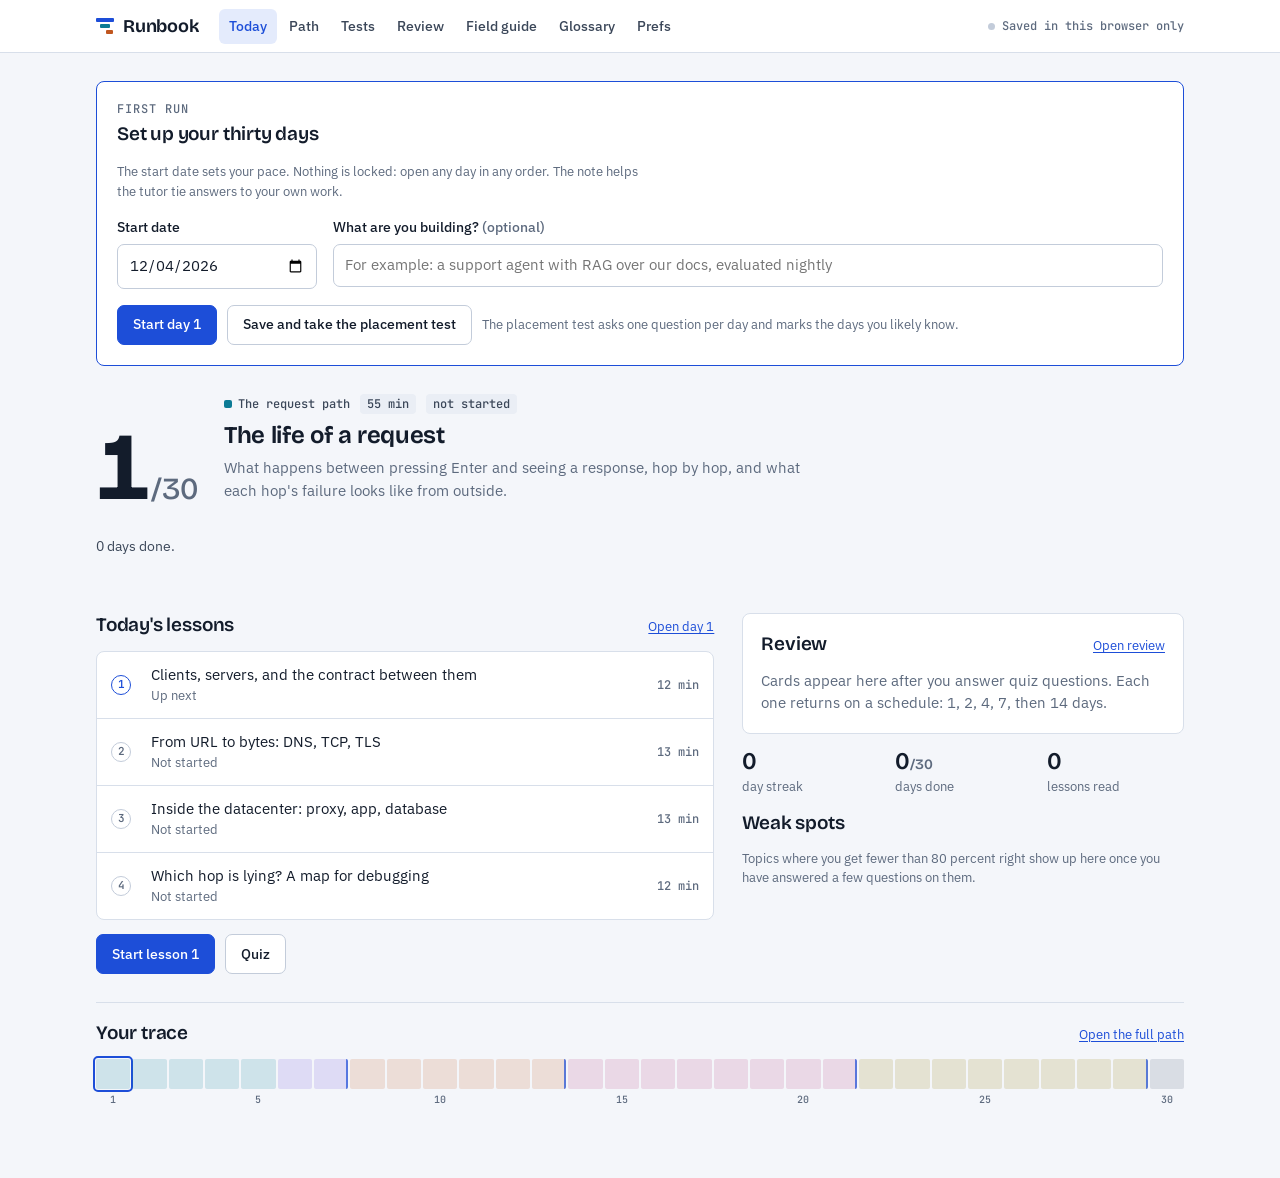
<file: runbook/preview.html>
<!doctype html><html><head><meta charset=utf8><meta name=viewport content="width=device-width,initial-scale=1,viewport-fit=cover"><style>:root{color-scheme:light;padding-top:env(safe-area-inset-top,0px);padding-bottom:env(safe-area-inset-bottom,0px)}body{margin:0;font:14px system-ui,sans-serif}img{max-width:100%}[hidden]{display:none!important}</style></head><body><title>Thirty-Day Backend Runbook</title>
<meta name="claude:viewport-fit-sides" content="cover">
<link rel="stylesheet" href="https://fonts.googleapis.com/css2?family=Bricolage+Grotesque:opsz,wght@12..96,500..700&amp;family=IBM+Plex+Sans:ital,wght@0,400;0,500;0,600;1,400&amp;family=JetBrains+Mono:wght@400;500&amp;display=swap">
<style>
/* Layout: one calm reading column (about 65ch) inside a 1120px frame; the 30-day path is drawn as a trace waterfall on a 30-unit axis. */
:root {
  --bg: #f4f6fa;
  --surface: #ffffff;
  --sunk: #eaeef5;
  --ink: #131c2b;
  --ink-2: #3b4759;
  --muted: #5d6a7e;
  --line: #d8dfea;
  --line-2: #c3ccda;
  --accent: #1d4ed8;
  --accent-ink: #ffffff;
  --accent-soft: #e4ebfc;
  --code-bg: #eef2f8;
  --ok: #17784a;
  --ok-soft: #e1f3e9;
  --bad: #b8322a;
  --bad-soft: #fbe7e5;
  --warn: #9a5b00;
  --warn-soft: #fbf0dc;
  --p1: #0c7b95;
  --p2: #6a4fd6;
  --p3: #c0561f;
  --p4: #b23c7c;
  --p5: #8f7400;
  --p6: #4a5970;
  --shadow: 0 1px 2px rgba(19, 28, 43, .06), 0 4px 16px rgba(19, 28, 43, .06);
  --f-display: "Bricolage Grotesque", "Avenir Next", "Segoe UI", system-ui, sans-serif;
  --f-text: "IBM Plex Sans", "Segoe UI", system-ui, -apple-system, sans-serif;
  --f-mono: "JetBrains Mono", ui-monospace, "SFMono-Regular", Menlo, Consolas, monospace;
  --s-xs: 12px; --s-sm: 13px; --s-ui: 15px; --s-read: 17px; --s-lg: 19px; --s-xl: 24px; --s-2xl: 32px; --s-3xl: 44px;
  --r: 8px;
  --measure: 66ch;
  --gut-l: max(16px, env(safe-area-inset-left, 0px));
  --gut-r: max(16px, env(safe-area-inset-right, 0px));
}
@media (prefers-color-scheme: dark) {
  :root:not([data-theme="light"]) {
    --bg: #0e1625; --surface: #152035; --sunk: #111b2d; --ink: #e2e8f2; --ink-2: #c3cddc; --muted: #8e9db4;
    --line: #263552; --line-2: #34466a; --accent: #7fa2ff; --accent-ink: #0b1322; --accent-soft: #1d2b4d;
    --code-bg: #101a2c; --ok: #4fca8b; --ok-soft: #133628; --bad: #ff8278; --bad-soft: #3d1c22; --warn: #e9b45c; --warn-soft: #3a2c14;
    --p1: #3fc1da; --p2: #a28fff; --p3: #f08b4e; --p4: #ea79b8; --p5: #d8b73e; --p6: #a9b7cc;
    --shadow: 0 1px 2px rgba(0, 0, 0, .3), 0 6px 20px rgba(0, 0, 0, .25);
    color-scheme: dark;
  }
}
:root[data-theme="dark"] {
  --bg: #0e1625; --surface: #152035; --sunk: #111b2d; --ink: #e2e8f2; --ink-2: #c3cddc; --muted: #8e9db4;
  --line: #263552; --line-2: #34466a; --accent: #7fa2ff; --accent-ink: #0b1322; --accent-soft: #1d2b4d;
  --code-bg: #101a2c; --ok: #4fca8b; --ok-soft: #133628; --bad: #ff8278; --bad-soft: #3d1c22; --warn: #e9b45c; --warn-soft: #3a2c14;
  --p1: #3fc1da; --p2: #a28fff; --p3: #f08b4e; --p4: #ea79b8; --p5: #d8b73e; --p6: #a9b7cc;
  --shadow: 0 1px 2px rgba(0, 0, 0, .3), 0 6px 20px rgba(0, 0, 0, .25);
  color-scheme: dark;
}

* { box-sizing: border-box; }
html { -webkit-text-size-adjust: 100%; }
body {
  background: var(--bg);
  color: var(--ink);
  font: 400 var(--s-ui)/1.5 var(--f-text);
  margin: 0;
  overflow-x: hidden;
}
body::before { content: ""; position: fixed; inset: 0 0 auto; height: env(safe-area-inset-top, 0px); z-index: 30; background: var(--surface); }
a { color: var(--accent); text-underline-offset: 2px; }
button, input, select, textarea { font: inherit; color: inherit; }
:focus-visible { outline: 2px solid var(--accent); outline-offset: 2px; border-radius: 3px; }
h1, h2, h3, h4 { text-wrap: balance; margin: 0; }
p { margin: 0; }
code, kbd, .mono { font-family: var(--f-mono); }
.sr-only { position: absolute; width: 1px; height: 1px; overflow: hidden; clip: rect(0 0 0 0); white-space: nowrap; }
.skip { position: absolute; left: -999px; top: 8px; z-index: 50; background: var(--surface); padding: 8px 12px; }
.skip:focus { left: 16px; }
@media (prefers-reduced-motion: reduce) { * { transition: none !important; animation: none !important; scroll-behavior: auto !important; } }

/* ---------- header ---------- */
.top { position: sticky; top: env(safe-area-inset-top, 0px); z-index: 20; background: var(--surface); border-bottom: 1px solid var(--line); }
.top-in { max-width: 1120px; margin: 0 auto; padding-left: var(--gut-l); padding-right: var(--gut-r); display: flex; align-items: center; gap: 20px; min-height: 52px; }
.brand { display: flex; align-items: center; gap: 9px; text-decoration: none; color: var(--ink); flex: none; }
.brand-name { font: 650 18px/1 var(--f-display); letter-spacing: -.01em; }
.brand-mark { display: grid; gap: 2px; width: 18px; }
.brand-mark i { display: block; height: 4px; border-radius: 1px; background: var(--accent); }
.brand-mark i:nth-child(1) { width: 100%; }
.brand-mark i:nth-child(2) { width: 60%; margin-left: 20%; background: var(--p1); }
.brand-mark i:nth-child(3) { width: 40%; margin-left: 55%; background: var(--p3); }
.nav { display: flex; gap: 2px; overflow-x: auto; scrollbar-width: none; flex: 1; min-width: 0; }
.nav::-webkit-scrollbar { display: none; }
.nav a { color: var(--ink-2); text-decoration: none; padding: 7px 10px; border-radius: 6px; white-space: nowrap; font-size: 14px; font-weight: 500; display: flex; align-items: center; gap: 6px; }
.nav a:hover { background: var(--sunk); color: var(--ink); }
.nav a[aria-current="page"] { color: var(--accent); background: var(--accent-soft); }
.nav-count { font: 500 11px/1 var(--f-mono); background: var(--accent); color: var(--accent-ink); border-radius: 9px; padding: 3px 6px; }
.sync-pill { display: flex; align-items: center; gap: 7px; font: 500 12px/1 var(--f-mono); color: var(--muted); text-decoration: none; white-space: nowrap; flex: none; }
.sync-dot { width: 7px; height: 7px; border-radius: 50%; background: var(--line-2); flex: none; }
.sync-pill[data-state="synced"] .sync-dot { background: var(--ok); }
.sync-pill[data-state="paused"] .sync-dot { background: var(--warn); }
.sync-pill[data-state="working"] .sync-dot { background: var(--accent); }
@media (max-width: 860px) {
  .top-in { flex-wrap: wrap; gap: 0 12px; padding-top: 8px; }
  .brand { order: 1; }
  .sync-pill { order: 2; margin-left: auto; }
  .nav { order: 3; flex-basis: 100%; margin: 4px -6px 0; padding-bottom: 6px; }
}
@media (max-width: 520px) { .sync-pill span:last-child { max-width: 150px; overflow: hidden; text-overflow: ellipsis; } }

/* ---------- page frame ---------- */
main:focus, main:focus-visible { outline: none; }
main { max-width: 1120px; margin: 0 auto; padding-left: var(--gut-l); padding-right: var(--gut-r); padding-block: 28px 72px; display: block; outline: none; }
.view { display: flex; flex-direction: column; gap: 28px; min-width: 0; }
.eyebrow { font: 500 var(--s-xs)/1.2 var(--f-mono); letter-spacing: .08em; text-transform: uppercase; color: var(--muted); }
.view-title { font: 650 var(--s-2xl)/1.1 var(--f-display); letter-spacing: -.02em; }
.view-head { display: flex; flex-direction: column; gap: 8px; }
.view-head .sub { color: var(--ink-2); max-width: var(--measure); font-size: var(--s-read); line-height: 1.55; }
.sec-title { font: 600 var(--s-lg)/1.25 var(--f-display); letter-spacing: -.01em; }
.sec { display: flex; flex-direction: column; gap: 14px; min-width: 0; }
.sec-head { display: flex; align-items: baseline; justify-content: space-between; gap: 12px; flex-wrap: wrap; }
.muted { color: var(--muted); }
.small { font-size: var(--s-sm); }
.num { font-variant-numeric: tabular-nums; }
.row { display: flex; gap: 10px; align-items: center; flex-wrap: wrap; }
.grid2 { display: grid; grid-template-columns: minmax(0, 1.4fr) minmax(0, 1fr); gap: 28px; align-items: start; }
@media (max-width: 900px) { .grid2 { grid-template-columns: minmax(0, 1fr); } }
.panel { background: var(--surface); border: 1px solid var(--line); border-radius: var(--r); padding: 18px; min-width: 0; }
.panel-tight { padding: 14px; }
.rule-top { border-top: 1px solid var(--line); padding-top: 18px; }
.kv { display: grid; grid-template-columns: auto 1fr; gap: 6px 14px; font-size: var(--s-sm); }
.kv dt { color: var(--muted); font-family: var(--f-mono); font-size: var(--s-xs); text-transform: uppercase; letter-spacing: .06em; padding-top: 2px; }
.kv dd { margin: 0; }

/* ---------- buttons, chips ---------- */
.btn { display: inline-flex; align-items: center; justify-content: center; gap: 8px; border: 1px solid var(--line-2); background: var(--surface); color: var(--ink); padding: 9px 15px; border-radius: 7px; font-weight: 500; font-size: 14px; line-height: 1.2; cursor: pointer; text-decoration: none; min-height: 40px; }
.btn:hover { border-color: var(--ink-2); }
.btn:disabled { opacity: .5; cursor: not-allowed; }
.btn-primary { background: var(--accent); border-color: var(--accent); color: var(--accent-ink); }
.btn-primary:hover { filter: brightness(1.08); border-color: var(--accent); }
.btn-quiet { border-color: transparent; background: transparent; color: var(--accent); padding-inline: 8px; }
.btn-quiet:hover { background: var(--accent-soft); border-color: transparent; }
.btn-danger { border-color: var(--bad); color: var(--bad); }
.btn-danger.solid { background: var(--bad); color: #fff; }
.btn-sm { min-height: 32px; padding: 5px 11px; font-size: 13px; }
.chip { display: inline-flex; align-items: center; gap: 6px; font: 500 var(--s-xs)/1 var(--f-mono); padding: 4px 7px; border-radius: 4px; background: var(--sunk); color: var(--ink-2); white-space: nowrap; }
.chip-ok { background: var(--ok-soft); color: var(--ok); }
.chip-bad { background: var(--bad-soft); color: var(--bad); }
.chip-warn { background: var(--warn-soft); color: var(--warn); }
.chip-accent { background: var(--accent-soft); color: var(--accent); }
.ptag { display: inline-flex; align-items: center; gap: 6px; font: 500 var(--s-xs)/1 var(--f-mono); color: var(--ink-2); white-space: nowrap; }
.ptag::before { content: ""; width: 8px; height: 8px; border-radius: 2px; background: var(--ph, var(--muted)); }
.dayid { font: 500 var(--s-sm)/1 var(--f-mono); color: var(--muted); }
.toggle-group { display: flex; flex-wrap: wrap; gap: 6px; }
.toggle-group button, .toggle-group label { border: 1px solid var(--line-2); background: var(--surface); border-radius: 6px; padding: 6px 10px; font-size: 13px; cursor: pointer; display: inline-flex; gap: 6px; align-items: center; }
.toggle-group [aria-pressed="true"], .toggle-group label:has(input:checked) { background: var(--accent-soft); border-color: var(--accent); color: var(--accent); }
.toggle-group input { accent-color: var(--accent); margin: 0; }

input[type="text"], input[type="search"], input[type="date"], textarea, select {
  background: var(--surface); border: 1px solid var(--line-2); border-radius: 7px; padding: 9px 11px; min-height: 40px; max-width: 100%;
}
textarea { width: 100%; min-height: 110px; resize: vertical; line-height: 1.5; }
.field { display: flex; flex-direction: column; gap: 6px; min-width: 0; }
.field label, .field .lbl { font-weight: 500; font-size: 14px; }
.field .hint { font-size: var(--s-sm); color: var(--muted); }

/* ---------- meters ---------- */
.meter { height: 6px; background: var(--sunk); border-radius: 3px; overflow: hidden; min-width: 60px; }
.meter > i { display: block; height: 100%; background: var(--accent); border-radius: 3px; }
.stat { display: flex; flex-direction: column; gap: 3px; min-width: 0; }
.stat b { font: 600 var(--s-xl)/1.1 var(--f-display); font-variant-numeric: tabular-nums; }
.stat span { font-size: var(--s-sm); color: var(--muted); }

/* ---------- trace waterfall ---------- */
.trace { background: var(--surface); border: 1px solid var(--line); border-radius: var(--r); overflow: hidden; }
.trace-head, .tr { display: grid; grid-template-columns: 52px minmax(0, 1fr) 92px minmax(260px, 46%); align-items: center; column-gap: 12px; padding: 0 14px; }
.trace-head { font: 500 var(--s-xs)/1 var(--f-mono); color: var(--muted); border-bottom: 1px solid var(--line); padding-block: 10px; letter-spacing: .04em; text-transform: uppercase; }
.axis { position: relative; height: 26px; }
.axis span { position: absolute; top: 0; transform: translateX(-50%); font: 500 11px/1 var(--f-mono); color: var(--muted); text-transform: none; letter-spacing: 0; }
.axis span.cp { top: 14px; color: var(--accent); }
.tr { text-decoration: none; color: inherit; min-height: 38px; border-bottom: 1px solid var(--line); position: relative; }
.tr:last-child { border-bottom: 0; }
a.tr:hover { background: var(--sunk); }
.tr.is-phase { background: var(--sunk); min-height: 34px; }
.tr.is-current { box-shadow: inset 3px 0 0 var(--accent); }
.tr .tid { font: 500 var(--s-sm)/1 var(--f-mono); color: var(--muted); }
.tr.is-phase .tid { color: var(--ph); }
.tr .tname { min-width: 0; overflow: hidden; text-overflow: ellipsis; white-space: nowrap; font-size: 14px; }
.tr.is-phase .tname { font-weight: 600; font-size: 13px; text-transform: uppercase; letter-spacing: .05em; color: var(--ink-2); }
.tr.is-missing .tname { color: var(--muted); }
.tr .tstat { font: 500 var(--s-xs)/1.2 var(--f-mono); color: var(--muted); text-align: right; white-space: nowrap; font-variant-numeric: tabular-nums; }
.tr .tstat.done { color: var(--ok); }
.track { position: relative; height: 26px; }
.track .grid { position: absolute; inset: 0; background-image: linear-gradient(to right, var(--line) 1px, transparent 1px); background-size: calc(100% / 6) 100%; opacity: .7; }
.track .cpl { position: absolute; top: -8px; bottom: -8px; width: 0; border-left: 1px dashed var(--accent); opacity: .45; }
.span { position: absolute; top: 7px; height: 12px; border-radius: 2px; background: color-mix(in srgb, var(--ph) 22%, transparent); border: 1px solid color-mix(in srgb, var(--ph) 70%, transparent); overflow: hidden; min-width: 6px; }
.span > i { position: absolute; inset: 0 auto 0 0; background: var(--ph); }
.tr.is-phase .span { top: 9px; height: 8px; border-radius: 1px; }
.tr.is-missing .span { background: transparent; border-style: dashed; border-color: var(--line-2); }
.span-label { position: absolute; top: 6px; font: 500 11px/14px var(--f-mono); color: var(--muted); white-space: nowrap; padding-left: 6px; }
.tr .famil { font: 500 10px/1 var(--f-mono); color: var(--ok); margin-left: 6px; }
@media (max-width: 760px) {
  .trace-head, .tr { grid-template-columns: 38px minmax(0, 1fr) 112px; column-gap: 10px; padding: 0 12px; }
  .trace-head .th-stat, .tr .tstat { display: none; }
  .tr { min-height: 44px; }
  .tr .tname { white-space: normal; overflow: visible; line-height: 1.25; margin-block: 6px; }
  .span-label { display: none; }
  .axis span:not(.cp):not(.edge) { display: none; }
}
.trace-legend { display: flex; flex-wrap: wrap; gap: 8px 16px; font-size: var(--s-sm); color: var(--muted); }
.trace-legend .sw { display: inline-block; width: 18px; height: 8px; border-radius: 2px; vertical-align: middle; margin-right: 6px; }

/* compact strip on Today */
.strip { display: grid; grid-template-columns: repeat(30, minmax(0, 1fr)); gap: 2px; align-items: end; }
.strip a { position: relative; display: block; height: 30px; border-radius: 2px; background: color-mix(in srgb, var(--ph) 16%, transparent); overflow: hidden; }
.strip a > i { position: absolute; left: 0; right: 0; bottom: 0; background: var(--ph); }
.strip a.missing { background: transparent; outline: 1px dashed var(--line-2); outline-offset: -1px; }
.strip a.current { outline: 2px solid var(--accent); outline-offset: 1px; }
.strip a.cp-after::after { content: ""; position: absolute; right: 0; top: 0; bottom: 0; width: 2px; background: var(--accent); opacity: .7; }
.strip-scale { display: grid; grid-template-columns: repeat(30, minmax(0, 1fr)); gap: 2px; font: 500 10px/1 var(--f-mono); color: var(--muted); margin-top: 6px; }
.strip-scale span { text-align: center; }

/* ---------- today ---------- */
.today-hero { display: grid; grid-template-columns: auto minmax(0, 1fr); gap: 8px 26px; align-items: end; }
.daynum { font: 700 clamp(56px, 11vw, 96px)/.85 var(--f-display); letter-spacing: -.04em; font-variant-numeric: tabular-nums; }
.daynum small { font-size: .32em; letter-spacing: 0; color: var(--muted); font-weight: 500; margin-left: 4px; }
.today-hero .t-meta { display: flex; flex-direction: column; gap: 8px; min-width: 0; padding-bottom: 6px; }
.today-hero h1 { font: 650 var(--s-xl)/1.15 var(--f-display); letter-spacing: -.015em; }
@media (max-width: 560px) { .today-hero { grid-template-columns: minmax(0, 1fr); } }
.pace { display: flex; flex-wrap: wrap; gap: 8px 14px; align-items: center; font-size: 14px; color: var(--ink-2); }
.lesson-list { list-style: none; margin: 0; padding: 0; display: flex; flex-direction: column; border: 1px solid var(--line); border-radius: var(--r); background: var(--surface); overflow: hidden; }
.lesson-list li + li { border-top: 1px solid var(--line); }
.lesson-list a { display: grid; grid-template-columns: 28px minmax(0, 1fr) auto; gap: 12px; align-items: center; padding: 12px 14px; color: inherit; text-decoration: none; }
.lesson-list a:hover { background: var(--sunk); }
.lesson-list .tick { width: 20px; height: 20px; border-radius: 50%; border: 1.5px solid var(--line-2); display: grid; place-items: center; font: 600 11px/1 var(--f-mono); color: var(--muted); }
.lesson-list .done .tick { background: var(--ok); border-color: var(--ok); color: var(--surface); }
.lesson-list .next .tick { border-color: var(--accent); color: var(--accent); }
.lesson-list .lt { min-width: 0; }
.lesson-list .lt span { display: block; font-size: var(--s-sm); color: var(--muted); }
.lesson-list .lm { font: 500 var(--s-xs)/1 var(--f-mono); color: var(--muted); white-space: nowrap; }
.setup { border: 1px solid var(--accent); background: var(--surface); border-radius: var(--r); padding: 20px; display: flex; flex-direction: column; gap: 16px; }
.setup-grid { display: grid; grid-template-columns: 200px minmax(0, 1fr); gap: 16px; }
@media (max-width: 620px) { .setup-grid { grid-template-columns: minmax(0, 1fr); } }
.weak { list-style: none; margin: 0; padding: 0; display: flex; flex-direction: column; gap: 8px; }
.weak li { display: grid; grid-template-columns: minmax(0, 1fr) 60px auto; gap: 10px; align-items: center; font-size: 14px; }
.weak li .meter > i { background: var(--warn); }
.stats { display: grid; grid-template-columns: repeat(3, minmax(0, 1fr)); gap: 16px; }

/* ---------- day ---------- */
.day-head { display: grid; grid-template-columns: auto minmax(0, 1fr); gap: 6px 22px; align-items: start; }
.day-head .daynum { font-size: clamp(48px, 9vw, 80px); color: var(--ph); }
.day-head h1 { font: 650 var(--s-2xl)/1.1 var(--f-display); letter-spacing: -.02em; }
.day-head .tagline { font-size: var(--s-lg); color: var(--ink-2); max-width: var(--measure); line-height: 1.45; }
@media (max-width: 560px) { .day-head { grid-template-columns: minmax(0, 1fr); } .day-head h1 { font-size: 26px; } }
.why { font-size: var(--s-read); line-height: 1.65; max-width: var(--measure); color: var(--ink); }
.objectives { margin: 0; padding-left: 20px; display: flex; flex-direction: column; gap: 6px; max-width: var(--measure); }
.objectives li::marker { color: var(--muted); font-family: var(--f-mono); font-size: 13px; }
.entry-row { display: grid; grid-template-columns: repeat(auto-fit, minmax(220px, 1fr)); gap: 12px; }
.entry { display: flex; flex-direction: column; gap: 8px; padding: 16px; border: 1px solid var(--line); border-radius: var(--r); background: var(--surface); color: inherit; text-decoration: none; min-width: 0; }
a.entry:hover { border-color: var(--accent); }
.entry .et { font: 600 16px/1.25 var(--f-display); }
.entry .em { font-size: var(--s-sm); color: var(--muted); }
.apply-steps { margin: 0; padding-left: 22px; display: flex; flex-direction: column; gap: 8px; max-width: var(--measure); line-height: 1.55; }
.missing-day { border: 1px dashed var(--line-2); border-radius: var(--r); padding: 22px; display: flex; flex-direction: column; gap: 14px; background: repeating-linear-gradient(135deg, transparent 0 10px, color-mix(in srgb, var(--line) 35%, transparent) 10px 11px); }
.missing-day ol { margin: 0; padding-left: 22px; display: flex; flex-direction: column; gap: 8px; }
.missing-day ol span { display: block; color: var(--muted); font-size: var(--s-sm); }

/* field guide rows (shared by day and guide view) */
.fg { display: flex; flex-direction: column; border: 1px solid var(--line); border-radius: var(--r); background: var(--surface); overflow: hidden; }
.fg details + details { border-top: 1px solid var(--line); }
.fg summary { list-style: none; cursor: pointer; display: grid; grid-template-columns: 14px minmax(0, 1fr) auto; gap: 10px; padding: 12px 14px; align-items: start; }
.fg summary::-webkit-details-marker { display: none; }
.fg summary::before { content: ""; width: 7px; height: 7px; margin-top: 7px; border-right: 1.5px solid var(--muted); border-bottom: 1.5px solid var(--muted); transform: rotate(-45deg); transition: transform .15s; }
.fg details[open] summary::before { transform: rotate(45deg); }
.fg summary:hover { background: var(--sunk); }
.fg .sym { font-family: var(--f-mono); font-size: 14px; line-height: 1.45; min-width: 0; overflow-wrap: anywhere; }
.fg .body { padding: 2px 14px 16px 38px; display: grid; grid-template-columns: 110px minmax(0, 1fr); gap: 10px 16px; font-size: 14.5px; line-height: 1.55; }
.fg .body dt { font: 500 var(--s-xs)/1.6 var(--f-mono); text-transform: uppercase; letter-spacing: .06em; color: var(--muted); }
.fg .body dd { margin: 0; min-width: 0; }
.fg .body ul { margin: 0; padding-left: 18px; }
.fg .body .fix { color: var(--ink); }
@media (max-width: 600px) { .fg .body { grid-template-columns: minmax(0, 1fr); padding-left: 14px; gap: 2px 0; } .fg .body dd { margin-bottom: 8px; } }
.gloss { display: grid; grid-template-columns: minmax(0, 1fr); gap: 0; border-top: 1px solid var(--line); }
.gloss > div { display: grid; grid-template-columns: 200px minmax(0, 1fr) auto; gap: 14px; padding: 12px 0; border-bottom: 1px solid var(--line); align-items: baseline; }
.gloss dt { font-weight: 600; }
.gloss dd { margin: 0; color: var(--ink-2); line-height: 1.55; max-width: var(--measure); }
@media (max-width: 640px) { .gloss > div { grid-template-columns: minmax(0, 1fr) auto; } .gloss dd { grid-column: 1 / -1; } }
.searchbar { display: flex; gap: 10px; flex-wrap: wrap; align-items: center; }
.searchbar input[type="search"] { flex: 1 1 260px; min-width: 0; }
.loadnote { font: 500 var(--s-xs)/1.3 var(--f-mono); color: var(--muted); }

/* ---------- lesson reader ---------- */
.reader { display: grid; grid-template-columns: minmax(0, 1fr) 300px; gap: 40px; align-items: start; }
@media (max-width: 1020px) { .reader { grid-template-columns: minmax(0, 1fr); } }
.reader aside { position: sticky; top: calc(env(safe-area-inset-top, 0px) + 72px); display: flex; flex-direction: column; gap: 18px; max-height: calc(100vh - 96px); overflow: auto; }
@media (max-width: 1020px) { .reader aside { position: static; max-height: none; overflow: visible; } }
.article { max-width: var(--measure); display: flex; flex-direction: column; gap: 20px; min-width: 0; font-size: var(--s-read); line-height: 1.65; }
.article h1 { font: 650 var(--s-2xl)/1.12 var(--f-display); letter-spacing: -.02em; }
.article h2 { font: 600 var(--s-lg)/1.3 var(--f-display); margin-top: 10px; }
.article code, .inline code, .q code, .fg code, .gloss code, .tutor-msg code { font-size: .86em; background: var(--code-bg); border: 1px solid var(--line); padding: .05em .3em; border-radius: 4px; overflow-wrap: anywhere; }
.article strong { font-weight: 600; }
.article ul, .article ol { margin: 0; padding-left: 24px; display: flex; flex-direction: column; gap: 6px; }
.article ol li::marker { font-family: var(--f-mono); font-size: .82em; color: var(--muted); }
.blk { min-width: 0; }
.blk-cap { font: 500 var(--s-xs)/1.3 var(--f-mono); text-transform: uppercase; letter-spacing: .07em; color: var(--muted); margin-bottom: 8px; }
.analogy { border-left: 0; padding: 14px 16px; background: var(--sunk); border-radius: var(--r); font-size: 16px; }
.analogy .blk-cap { margin-bottom: 4px; }

/* compare */
.table-wrap { overflow-x: auto; border: 1px solid var(--line); border-radius: var(--r); background: var(--surface); -webkit-overflow-scrolling: touch; }
table.cmp { border-collapse: separate; border-spacing: 0; width: 100%; font-size: 14.5px; line-height: 1.45; min-width: 560px; }
table.cmp th, table.cmp td { text-align: left; vertical-align: top; padding: 10px 12px; border-bottom: 1px solid var(--line); }
table.cmp tr:last-child td { border-bottom: 0; }
table.cmp thead th { font: 600 13px/1.3 var(--f-text); background: var(--sunk); color: var(--ink); }
table.cmp tbody th { font-weight: 600; color: var(--ink); font-size: 13.5px; }
table.cmp th:first-child, table.cmp td:first-child { position: sticky; left: 0; background: var(--surface); z-index: 1; border-right: 1px solid var(--line); min-width: 120px; max-width: 170px; }
table.cmp thead th:first-child { background: var(--sunk); }
.verdict { font-size: 15px; margin-top: 10px; color: var(--ink-2); }
.verdict b { font: 500 var(--s-xs)/1 var(--f-mono); text-transform: uppercase; letter-spacing: .07em; color: var(--accent); margin-right: 8px; }

/* tradeoff */
.tradeoff-opts { display: grid; grid-template-columns: repeat(auto-fit, minmax(210px, 1fr)); gap: 12px; }
.topt { border: 1px solid var(--line); border-radius: var(--r); background: var(--surface); padding: 14px; display: flex; flex-direction: column; gap: 10px; font-size: 14.5px; line-height: 1.5; min-width: 0; }
.topt h3 { font: 600 16px/1.25 var(--f-display); }
.topt ul { list-style: none; padding: 0; margin: 0; gap: 4px; display: flex; flex-direction: column; }
.topt li { display: grid; grid-template-columns: 16px minmax(0, 1fr); gap: 4px; }
.topt .gain li::before { content: "+"; color: var(--ok); font: 600 14px/1.5 var(--f-mono); }
.topt .cost li::before { content: "\2212"; color: var(--bad); font: 600 14px/1.5 var(--f-mono); }
.topt .lbl { font: 500 11px/1 var(--f-mono); text-transform: uppercase; letter-spacing: .07em; color: var(--muted); }
.topt .choose { border-top: 1px solid var(--line); padding-top: 10px; color: var(--ink); }

/* flow */
.flow { border: 1px solid var(--line); border-radius: var(--r); background: var(--surface); padding: 14px; display: flex; flex-direction: column; gap: 12px; }
.flow-head { display: flex; justify-content: space-between; align-items: center; gap: 10px; flex-wrap: wrap; }
.flow-head h3 { font: 600 16px/1.3 var(--f-display); }
.flow-steps { list-style: none; margin: 0; padding: 0; display: flex; flex-direction: column; position: relative; }
.flow-steps::before { content: ""; position: absolute; left: 13px; top: 14px; bottom: 14px; border-left: 1.5px solid var(--line-2); }
.flow-steps button { all: unset; box-sizing: border-box; display: grid; grid-template-columns: 28px 92px minmax(0, 1fr) auto; gap: 10px; align-items: center; width: 100%; padding: 7px 8px 7px 0; cursor: pointer; border-radius: 6px; font-size: 15px; line-height: 1.4; }
.flow-steps button:hover { background: var(--sunk); }
.flow-steps button:focus-visible { outline: 2px solid var(--accent); }
.flow-steps .n { width: 27px; height: 27px; border-radius: 50%; display: grid; place-items: center; background: var(--surface); border: 1.5px solid var(--line-2); font: 500 12px/1 var(--f-mono); color: var(--muted); position: relative; }
.flow-steps .actor { font: 500 12.5px/1.2 var(--f-mono); color: var(--ink-2); overflow-wrap: anywhere; }
.flow-steps .fmark { font: 500 10.5px/1 var(--f-mono); color: var(--bad); text-transform: uppercase; letter-spacing: .05em; }
.flow-steps button[aria-current="step"] .n { background: var(--accent); border-color: var(--accent); color: var(--accent-ink); }
.flow-steps button[aria-current="step"] { background: var(--accent-soft); }
.flow-detail { display: grid; grid-template-columns: minmax(0, 1fr) minmax(0, 1fr); gap: 10px; font-size: 15px; line-height: 1.55; }
.flow-detail > div { padding: 12px 14px; border-radius: 6px; min-width: 0; }
.flow-detail .fd { background: var(--sunk); }
.flow-detail .ff { background: var(--bad-soft); border: 1px dashed color-mix(in srgb, var(--bad) 60%, transparent); }
.flow-detail .ff .blk-cap { color: var(--bad); }
.flow-detail .ff.none { background: transparent; border-color: var(--line-2); color: var(--muted); }
.flow-detail .ff.none .blk-cap { color: var(--muted); }
@media (max-width: 600px) {
  .flow-steps button { grid-template-columns: 28px minmax(0, 1fr) auto; grid-template-areas: "n a m" "n l l"; row-gap: 2px; }
  .flow-steps .n { grid-area: n; align-self: start; }
  .flow-steps .actor { grid-area: a; }
  .flow-steps .lab { grid-area: l; }
  .flow-steps .fmark { grid-area: m; }
  .flow-detail { grid-template-columns: minmax(0, 1fr); }
}

/* layers */
.layers { border: 1px solid var(--line); border-radius: var(--r); background: var(--surface); padding: 14px; display: flex; flex-direction: column; gap: 10px; }
.layers h3 { font: 600 16px/1.3 var(--f-display); }
.layer-stack { display: flex; flex-direction: column; gap: 4px; }
.layer { display: grid; grid-template-columns: 170px minmax(0, 1fr); gap: 4px 16px; padding: 11px 14px; border: 1px solid var(--line); background: var(--sunk); border-radius: 4px; font-size: 14.5px; line-height: 1.5; }
.layer:first-child { border-radius: 8px 8px 4px 4px; }
.layer:last-child { border-radius: 4px 4px 8px 8px; }
.layer .ln { font: 600 14px/1.4 var(--f-text); }
.layer .lb { grid-column: 2; color: var(--bad); font-size: 14px; }
.layer .lb b { font: 500 10.5px/1 var(--f-mono); text-transform: uppercase; letter-spacing: .06em; margin-right: 6px; }
@media (max-width: 600px) { .layer { grid-template-columns: minmax(0, 1fr); } .layer .lb { grid-column: 1; } }

/* code */
.code { border: 1px solid var(--line); border-radius: var(--r); background: var(--code-bg); overflow: hidden; min-width: 0; }
.code-head { display: flex; gap: 10px; align-items: center; justify-content: space-between; padding: 7px 12px; border-bottom: 1px solid var(--line); background: var(--surface); }
.code-head .ct { font-size: 13px; font-weight: 500; color: var(--ink-2); min-width: 0; overflow: hidden; text-overflow: ellipsis; white-space: nowrap; }
.code-head .cl { font: 500 11px/1 var(--f-mono); text-transform: uppercase; letter-spacing: .08em; color: var(--muted); border: 1px solid var(--line-2); border-radius: 3px; padding: 3px 5px; flex: none; }
.code pre { margin: 0; padding: 10px 0; overflow-x: auto; font: 400 13px/1.6 var(--f-mono); tab-size: 4; }
.code pre code { background: none; border: 0; padding: 0; font-size: inherit; display: block; min-width: max-content; }
.code .ln { display: block; padding: 0 14px 0 0; white-space: pre; }
.code .ln::before { content: attr(data-n); display: inline-block; width: 34px; padding-right: 12px; text-align: right; color: var(--muted); opacity: .6; user-select: none; }
.code .ln.cm { color: var(--muted); }
.code .ln.add { background: color-mix(in srgb, var(--ok) 12%, transparent); }
.code .ln.del { background: color-mix(in srgb, var(--bad) 12%, transparent); }
.code .ln.hd { font-weight: 500; color: var(--ink); }
.code .ln.er { color: var(--bad); }
.code-notes { list-style: none; margin: 0; padding: 10px 14px 12px; border-top: 1px solid var(--line); background: var(--surface); display: flex; flex-direction: column; gap: 6px; font-size: 14.5px; line-height: 1.5; counter-reset: note; }
.code-notes li { display: grid; grid-template-columns: 22px minmax(0, 1fr); gap: 6px; }
.code-notes li::before { counter-increment: note; content: counter(note); font: 500 11px/1 var(--f-mono); color: var(--accent); border: 1px solid var(--accent); border-radius: 50%; width: 18px; height: 18px; display: grid; place-items: center; margin-top: 2px; }

/* callouts: label + form */
.callout { padding: 14px 16px; border-radius: var(--r); font-size: 16px; line-height: 1.6; display: flex; flex-direction: column; gap: 6px; }
.callout .co-lbl { font: 500 11px/1 var(--f-mono); text-transform: uppercase; letter-spacing: .09em; }
.callout .co-title { font-weight: 600; font-size: 16px; }
.callout.insight { background: var(--accent-soft); }
.callout.insight .co-lbl { color: var(--accent); }
.callout.pitfall { background: var(--warn-soft); border-top: 3px solid var(--warn); border-radius: 2px 2px var(--r) var(--r); }
.callout.pitfall .co-lbl { color: var(--warn); }
.callout.debug { background: var(--surface); border: 1px solid var(--line-2); padding-top: 0; overflow: hidden; }
.callout.debug .co-lbl { margin: 0 -16px 6px; padding: 7px 16px; background: var(--ink); color: var(--bg); }
.callout.rule { border-top: 2px solid var(--ink); border-bottom: 2px solid var(--ink); border-radius: 0; padding-inline: 2px; }
.callout.rule .co-lbl { color: var(--ink-2); }
.callout.ai { border: 1.5px dashed var(--p5); background: color-mix(in srgb, var(--p5) 7%, transparent); }
.callout.ai .co-lbl { color: var(--p5); }

/* check & reveal */
.inline-q { border: 1px solid var(--line); border-radius: var(--r); padding: 16px; background: var(--surface); display: flex; flex-direction: column; gap: 12px; font-size: 16px; }
.inline-q .q { font-weight: 500; line-height: 1.5; }
.opts { display: flex; flex-direction: column; gap: 8px; }
.opt { all: unset; box-sizing: border-box; display: grid; grid-template-columns: 26px minmax(0, 1fr); gap: 10px; align-items: start; padding: 10px 12px; border: 1px solid var(--line-2); border-radius: 7px; cursor: pointer; font-size: 15.5px; line-height: 1.45; background: var(--surface); width: 100%; }
.opt:hover { border-color: var(--ink-2); }
.opt:focus-visible { outline: 2px solid var(--accent); outline-offset: 1px; }
.opt .k { width: 22px; height: 22px; border-radius: 5px; border: 1px solid var(--line-2); display: grid; place-items: center; font: 500 12px/1 var(--f-mono); color: var(--muted); margin-top: 1px; }
.opt.sel { border-color: var(--accent); background: var(--accent-soft); }
.opt.sel .k { background: var(--accent); border-color: var(--accent); color: var(--accent-ink); }
.opt.right { border-color: var(--ok); background: var(--ok-soft); }
.opt.right .k { background: var(--ok); border-color: var(--ok); color: var(--surface); }
.opt.wrong { border-color: var(--bad); background: var(--bad-soft); }
.opt.wrong .k { background: var(--bad); border-color: var(--bad); color: var(--surface); }
.opt.missed { border-style: dashed; border-color: var(--ok); }
.opt.dim { opacity: .55; }
.opt[aria-disabled="true"] { cursor: default; }
.opt .why { grid-column: 2; font-size: 14px; color: var(--ink-2); }
.opt .tag { grid-column: 2; font: 500 11px/1 var(--f-mono); text-transform: uppercase; letter-spacing: .06em; }
.opt.right .tag { color: var(--ok); }
.opt.wrong .tag, .opt.missed .tag { color: var(--bad); }
.opt.missed .tag { color: var(--ok); }
.fb { border-radius: 7px; padding: 12px 14px; font-size: 15px; line-height: 1.55; display: flex; flex-direction: column; gap: 6px; }
.fb.ok { background: var(--ok-soft); }
.fb.bad { background: var(--bad-soft); }
.fb .fb-h { font: 600 14px/1.2 var(--f-text); display: flex; gap: 8px; align-items: center; }
.fb.ok .fb-h { color: var(--ok); }
.fb.bad .fb-h { color: var(--bad); }
.mark { display: inline-grid; place-items: center; width: 18px; height: 18px; border-radius: 50%; font: 700 11px/1 var(--f-mono); color: var(--surface); }
.fb.ok .mark { background: var(--ok); }
.fb.bad .mark { background: var(--bad); }
.reveal { border: 1px dashed var(--line-2); border-radius: var(--r); padding: 16px; display: flex; flex-direction: column; gap: 12px; font-size: 16px; }
.reveal .ans { background: var(--sunk); padding: 12px 14px; border-radius: 6px; }

/* lesson footer & aside */
.lesson-foot { border-top: 1px solid var(--line); padding-top: 20px; display: flex; flex-direction: column; gap: 14px; }
.pager { display: flex; justify-content: space-between; gap: 10px; flex-wrap: wrap; }
.pager a { display: flex; flex-direction: column; gap: 2px; text-decoration: none; padding: 8px 0; max-width: 48%; min-width: 0; }
.pager a span { font: 500 var(--s-xs)/1 var(--f-mono); color: var(--muted); text-transform: uppercase; letter-spacing: .06em; }
.pager a b { font-weight: 500; font-size: 15px; }
.pager a.nx { text-align: right; margin-left: auto; }
.outline { list-style: none; margin: 0; padding: 0; display: flex; flex-direction: column; gap: 2px; font-size: 14px; }
.outline a { display: grid; grid-template-columns: 18px minmax(0, 1fr); gap: 8px; padding: 6px 8px; border-radius: 5px; color: var(--ink-2); text-decoration: none; line-height: 1.35; }
.outline a:hover { background: var(--sunk); }
.outline a[aria-current="page"] { background: var(--accent-soft); color: var(--accent); font-weight: 500; }
.outline .o-tick { font: 500 11px/1.35 var(--f-mono); color: var(--muted); }
.outline .done .o-tick { color: var(--ok); }

/* tutor */
html:not(.has-tutor) .tutor-only { display: none !important; }
.tutor { border: 1px solid var(--line); border-radius: var(--r); background: var(--surface); padding: 14px; display: flex; flex-direction: column; gap: 10px; }
.tutor h3 { font: 600 15px/1.3 var(--f-display); }
.tutor .quick { display: flex; flex-wrap: wrap; gap: 6px; }
.tutor .quick button { border: 1px solid var(--line-2); background: var(--surface); border-radius: 14px; padding: 5px 10px; font-size: 12.5px; cursor: pointer; text-align: left; }
.tutor .quick button:hover { border-color: var(--accent); color: var(--accent); }
.tutor form { display: flex; gap: 6px; }
.tutor form input { flex: 1; min-width: 0; }
.tutor-log { display: flex; flex-direction: column; gap: 10px; font-size: 14.5px; line-height: 1.55; max-height: 460px; overflow: auto; }
.tutor-log:empty { display: none; }
.tutor-msg { display: flex; flex-direction: column; gap: 6px; }
.tutor-msg.me { align-self: flex-end; background: var(--accent-soft); padding: 8px 11px; border-radius: 10px 10px 2px 10px; max-width: 92%; }
.tutor-msg.ai { padding-left: 10px; border-left: 2px solid var(--line-2); }
.tutor-msg ul { margin: 0; padding-left: 18px; }
.tutor-note { font-size: 12.5px; color: var(--muted); }

/* ---------- quiz ---------- */
.quiz { display: flex; flex-direction: column; gap: 20px; max-width: 760px; }
.qprog { display: flex; align-items: center; gap: 12px; font: 500 var(--s-xs)/1 var(--f-mono); color: var(--muted); }
.qprog .meter { flex: 1; }
.qcard { display: flex; flex-direction: column; gap: 16px; }
.qmeta { display: flex; gap: 8px; flex-wrap: wrap; align-items: center; }
.qcontext { font-size: 16px; line-height: 1.6; color: var(--ink-2); max-width: var(--measure); padding-left: 14px; border-left: 2px solid var(--line-2); }
.q { font: 500 var(--s-lg)/1.45 var(--f-text); max-width: var(--measure); }
.qactions { display: flex; gap: 10px; flex-wrap: wrap; align-items: center; }
.kbd-hint { font-size: 12px; color: var(--muted); }
.kbd-hint kbd { font-size: 11px; border: 1px solid var(--line-2); border-bottom-width: 2px; border-radius: 3px; padding: 1px 4px; }
.order-list { list-style: none; margin: 0; padding: 0; display: flex; flex-direction: column; gap: 6px; }
.order-list li { display: grid; grid-template-columns: 26px minmax(0, 1fr) auto; gap: 10px; align-items: center; padding: 8px 8px 8px 12px; border: 1px solid var(--line-2); border-radius: 7px; background: var(--surface); font-size: 15.5px; line-height: 1.4; }
.order-list li.right { border-color: var(--ok); background: var(--ok-soft); }
.order-list li.wrong { border-color: var(--bad); background: var(--bad-soft); }
.order-list .pos { font: 500 12px/1 var(--f-mono); color: var(--muted); }
.order-list .mv { display: flex; gap: 4px; }
.order-list .mv button { width: 36px; height: 36px; border: 1px solid var(--line-2); background: var(--surface); border-radius: 6px; cursor: pointer; display: grid; place-items: center; font: 500 13px/1 var(--f-mono); }
.order-list .mv button:disabled { opacity: .35; cursor: default; }
.order-list li.flash { outline: 2px solid var(--accent); }
.match-list { display: flex; flex-direction: column; gap: 10px; }
.match-row { display: grid; grid-template-columns: minmax(0, 1fr) minmax(0, 1.3fr); gap: 10px; align-items: center; padding: 10px 12px; border: 1px solid var(--line-2); border-radius: 7px; background: var(--surface); }
.match-row .ml { font-weight: 500; font-size: 15px; line-height: 1.4; }
.match-row select { width: 100%; font-size: 14px; }
.match-row.right { border-color: var(--ok); background: var(--ok-soft); }
.match-row.wrong { border-color: var(--bad); background: var(--bad-soft); }
.match-row .mfix { grid-column: 1 / -1; font-size: 13.5px; color: var(--ok); }
@media (max-width: 600px) { .match-row { grid-template-columns: minmax(0, 1fr); } }
.rubric { list-style: none; margin: 0; padding: 0; display: flex; flex-direction: column; gap: 6px; }
.rubric label { display: grid; grid-template-columns: 22px minmax(0, 1fr); gap: 8px; align-items: start; padding: 8px 10px; border: 1px solid var(--line); border-radius: 6px; cursor: pointer; font-size: 15px; line-height: 1.45; }
.rubric input { width: 18px; height: 18px; margin: 2px 0 0; accent-color: var(--ok); }
.rubric label:has(input:checked) { border-color: var(--ok); background: var(--ok-soft); }
.model-ans { background: var(--sunk); padding: 12px 14px; border-radius: 6px; font-size: 15.5px; line-height: 1.6; }
.results { display: flex; flex-direction: column; gap: 22px; }
.score-big { font: 700 64px/1 var(--f-display); letter-spacing: -.03em; font-variant-numeric: tabular-nums; }
.score-big small { font-size: 20px; color: var(--muted); font-weight: 500; letter-spacing: 0; margin-left: 6px; }
.breakdown { display: grid; grid-template-columns: repeat(auto-fit, minmax(200px, 1fr)); gap: 18px; }
.bk-rows { display: flex; flex-direction: column; gap: 8px; }
.bk-row { display: grid; grid-template-columns: minmax(0, 1fr) 70px 48px; gap: 10px; align-items: center; font-size: 14px; }
.bk-row .num { text-align: right; font-family: var(--f-mono); font-size: 12.5px; color: var(--ink-2); }
.missed { list-style: none; margin: 0; padding: 0; display: flex; flex-direction: column; gap: 10px; }
.missed li { border: 1px solid var(--line); border-radius: var(--r); padding: 14px; background: var(--surface); display: flex; flex-direction: column; gap: 6px; font-size: 15px; line-height: 1.5; }
.missed .mq { font-weight: 500; }
.missed .ma { color: var(--ok); font-size: 14px; }

/* drills */
.drill { display: flex; flex-direction: column; gap: 18px; max-width: 800px; }
.brief { font-size: var(--s-read); line-height: 1.65; max-width: var(--measure); }
.evidence { display: flex; flex-direction: column; gap: 12px; }
.ev-item { display: flex; flex-direction: column; gap: 8px; padding-left: 14px; border-left: 2px solid var(--p1); }
.ev-item .blk-cap { margin: 0; }
.step-log { list-style: none; margin: 0; padding: 0; display: flex; flex-direction: column; gap: 12px; }
.step-log li { display: flex; flex-direction: column; gap: 6px; font-size: 15px; line-height: 1.55; }
.step-log .sq { color: var(--muted); font-size: 14px; }
.debrief { background: var(--surface); border: 1px solid var(--line); border-top: 3px solid var(--ink); border-radius: 2px 2px var(--r) var(--r); padding: 16px; display: flex; flex-direction: column; gap: 8px; font-size: 16px; line-height: 1.6; }

/* tests hub */
.test-table { width: 100%; border-collapse: collapse; font-size: 14px; min-width: 520px; }
.test-table th, .test-table td { text-align: left; padding: 10px 12px; border-bottom: 1px solid var(--line); vertical-align: middle; }
.test-table th { font: 500 var(--s-xs)/1 var(--f-mono); text-transform: uppercase; letter-spacing: .06em; color: var(--muted); background: var(--sunk); }
.test-table td.num { font-family: var(--f-mono); font-size: 13px; }
.test-table tr:last-child td { border-bottom: 0; }
.test-table a { text-decoration: none; }
.cards3 { display: grid; grid-template-columns: repeat(auto-fit, minmax(240px, 1fr)); gap: 12px; }
.confirm-box { border: 1px solid var(--bad); border-radius: var(--r); padding: 14px; display: flex; flex-direction: column; gap: 10px; background: var(--bad-soft); }
.empty { padding: 22px; border: 1px dashed var(--line-2); border-radius: var(--r); color: var(--ink-2); display: flex; flex-direction: column; gap: 10px; align-items: flex-start; }
.notice { font-size: 14px; padding: 10px 12px; border-radius: 6px; background: var(--warn-soft); color: var(--ink); }
.phase-res { display: flex; flex-direction: column; gap: 8px; }

</style>
<a class="skip" href="#main">Skip to content</a>
<header class="top">
  <div class="top-in">
    <a class="brand" href="#today" aria-label="Thirty-Day Backend Runbook, today">
      <span class="brand-mark" aria-hidden="true"><i></i><i></i><i></i></span>
      <span class="brand-name">Runbook</span>
    </a>
    <nav class="nav" aria-label="Sections">
      <a href="#today" data-nav="today">Today</a>
      <a href="#path" data-nav="path">Path</a>
      <a href="#tests" data-nav="tests">Tests</a>
      <a href="#review" data-nav="review">Review<span class="nav-count" id="nav-due" hidden></span></a>
      <a href="#guide" data-nav="guide">Field guide</a>
      <a href="#glossary" data-nav="glossary">Glossary</a>
      <a href="#prefs" data-nav="prefs">Prefs</a>
    </nav>
    <a class="sync-pill" href="#prefs" id="sync-pill" title="Where your progress is saved"><span class="sync-dot"></span><span id="sync-text">Saved in this browser only</span></a>
  </div>
</header>
<main id="main" tabindex="-1"></main>
<div class="sr-only" aria-live="polite" id="live"></div>
<script type="application/json" id="curriculum">{"title":"Thirty-Day Backend Runbook","built":"2026-11-25T15:44:13.660Z","dev":false,"phases":[{"id":"p1","name":"The request path","from":1,"to":5,"blurb":"Follow one request from the browser to the database and back."},{"id":"p2","name":"Seeing and debugging","from":6,"to":7,"blurb":"A method for finding faults, and the signals that make it possible."},{"id":"p3","name":"Data and speed","from":8,"to":13,"blurb":"How state is stored, kept correct, and served fast."},{"id":"p4","name":"Trust, scale, ship","from":14,"to":21,"blurb":"Tests, security, queues, failure, design, and getting code to production."},{"id":"p5","name":"AI systems","from":22,"to":29,"blurb":"Models, LLM backends, retrieval, agents, evals, RL, and training infrastructure."},{"id":"p6","name":"Capstone","from":30,"to":30,"blurb":"Cross-domain incidents and the final exam."}],"checkpoints":[{"id":"c1","afterDay":7,"title":"Checkpoint 1","covers":"Days 1 to 7","from":1,"to":7,"count":20},{"id":"c2","afterDay":13,"title":"Checkpoint 2","covers":"Days 8 to 13","from":8,"to":13,"count":20},{"id":"c3","afterDay":21,"title":"Checkpoint 3","covers":"Days 14 to 21","from":14,"to":21,"count":20},{"id":"c4","afterDay":29,"title":"Checkpoint 4","covers":"Days 22 to 29","from":22,"to":29,"count":20},{"id":"final","afterDay":30,"title":"Final exam","covers":"All thirty days","from":1,"to":30,"count":40}],"days":[{"id":"d01","day":1,"phase":"p1","title":"The life of a request","tagline":"What happens between pressing Enter and seeing a response, hop by hop, and what each hop's failure looks like from outside.","available":true,"minutes":55,"lessons":[{"id":"d01-l1","title":"Clients, servers, and the contract between them","minutes":12},{"id":"d01-l2","title":"From URL to bytes: DNS, TCP, TLS","minutes":13},{"id":"d01-l3","title":"Inside the datacenter: proxy, app, database","minutes":13},{"id":"d01-l4","title":"Which hop is lying? A map for debugging","minutes":12}],"quizCount":12,"drillCount":2,"fieldGuideCount":10,"glossaryCount":14,"drills":[{"id":"d01-x1","title":"The chat widget spins, then fails"},{"id":"d01-x2","title":"Some customers cannot reach Relay after the migration"}]},{"id":"d02","day":2,"phase":"p1","title":"HTTP, read fluently","tagline":"Methods, status codes, and headers as a diagnostic language you can read line by line.","available":true,"minutes":55,"lessons":[{"id":"d02-l1","title":"Anatomy of a request and a response","minutes":12},{"id":"d02-l2","title":"Methods, safety, and idempotency","minutes":13},{"id":"d02-l3","title":"Status codes tell you where the fault is","minutes":15},{"id":"d02-l4","title":"Headers, cookies, CORS, and HTTP versions","minutes":14}],"quizCount":12,"drillCount":2,"fieldGuideCount":9,"glossaryCount":14,"drills":[{"id":"d02-x1","title":"Six customers were refunded twice"},{"id":"d02-x2","title":"The widget works on one site and fails on another"}]},{"id":"d03","day":3,"phase":"p1","title":"Inside the server: concurrency and runtimes","tagline":"How one machine serves thousands of requests at once, and what each language trades to do it.","available":true,"minutes":58,"lessons":[{"id":"d03-l1","title":"What a server process does all day","minutes":14},{"id":"d03-l2","title":"Threads, event loops, and coroutines","minutes":14},{"id":"d03-l3","title":"CPU-bound vs I/O-bound, pools, and backpressure","minutes":15},{"id":"d03-l4","title":"Languages and runtimes: Python, Node, Go, Java, PHP","minutes":13}],"quizCount":12,"drillCount":2,"fieldGuideCount":9,"glossaryCount":14,"drills":[{"id":"d03-x1","title":"Everything got slow after a small change"},{"id":"d03-x2","title":"Chat fails with pool errors while Postgres is idle"}]},{"id":"d04","day":4,"phase":"p1","title":"API design: REST done properly","tagline":"Resources, pagination, errors, idempotency, and changing an API without breaking the clients that depend on it.","available":true,"minutes":55,"lessons":[{"id":"d04-l1","title":"Resources, verbs, and statelessness","minutes":13},{"id":"d04-l2","title":"Pagination, filtering, and error shapes","minutes":14},{"id":"d04-l3","title":"Idempotency keys, retries, and rate limits","minutes":14},{"id":"d04-l4","title":"Contracts and versioning","minutes":14}],"quizCount":12,"drillCount":2,"fieldGuideCount":9,"glossaryCount":12,"drills":[{"id":"d04-x1","title":"One tool call, two refunds"},{"id":"d04-x2","title":"The eval set that will not hold still"}]},{"id":"d05","day":5,"phase":"p1","title":"Beyond REST: GraphQL, gRPC, streaming, webhooks","tagline":"The other ways services talk, what each one breaks in its own way, and how to choose between them.","available":true,"minutes":55,"lessons":[{"id":"d05-l1","title":"GraphQL: the client chooses the shape","minutes":14},{"id":"d05-l2","title":"gRPC and protobuf: contracts between services","minutes":14},{"id":"d05-l3","title":"Real time: polling, SSE, WebSockets","minutes":14},{"id":"d05-l4","title":"Webhooks, and choosing a style","minutes":13}],"quizCount":12,"drillCount":2,"fieldGuideCount":9,"glossaryCount":12,"drills":[{"id":"d05-x1","title":"Answers that stop mid-sentence"},{"id":"d05-x2","title":"The refund that flips back to pending"}]},{"id":"d06","day":6,"phase":"p2","title":"Debugging as a method","tagline":"A repeatable loop for going from 'it is broken' to the line, config, or row that broke it, without guessing.","available":true,"minutes":60,"lessons":[{"id":"d06-l1","title":"The loop: observe, hypothesize, test, narrow","minutes":15},{"id":"d06-l2","title":"Reproduce and reduce","minutes":15},{"id":"d06-l3","title":"Bisecting everything","minutes":15},{"id":"d06-l4","title":"Reading errors and stack traces, and the traps","minutes":15}],"quizCount":12,"drillCount":2,"fieldGuideCount":9,"glossaryCount":12,"drills":[{"id":"d06-x1","title":"The order lookup that broke after the deploy"},{"id":"d06-x2","title":"One message in fifty disappears"}]},{"id":"d07","day":7,"phase":"p2","title":"Observability: logs, metrics, traces","tagline":"The three signals, what question each answers, and how to connect them when something breaks.","available":true,"minutes":56,"lessons":[{"id":"d07-l1","title":"Logs worth reading","minutes":11},{"id":"d07-l2","title":"Metrics and percentiles","minutes":11},{"id":"d07-l3","title":"Traces and spans","minutes":12},{"id":"d07-l4","title":"SLOs, alerts, and what to instrument first","minutes":12}],"quizCount":12,"drillCount":2,"fieldGuideCount":9,"glossaryCount":14,"drills":[{"id":"d07-x1","title":"Replies are slow, and the dashboard is green"},{"id":"d07-x2","title":"The refund email that never arrived"}]},{"id":"d08","day":8,"phase":"p3","title":"Data modeling and SQL","tagline":"Tables, keys, joins, and constraints: the shape of the data decides which bugs are possible.","available":true,"minutes":55,"lessons":[{"id":"d08-l1","title":"Tables, keys, and relationships","minutes":11},{"id":"d08-l2","title":"Joins and aggregations, conceptually","minutes":12},{"id":"d08-l3","title":"Normalize or denormalize, and constraints","minutes":11},{"id":"d08-l4","title":"Migrations and ORMs","minutes":11}],"quizCount":12,"drillCount":2,"fieldGuideCount":9,"glossaryCount":14,"drills":[{"id":"d08-x1","title":"Refunds doubled overnight"},{"id":"d08-x2","title":"The deploy that froze the API"}]},{"id":"d09","day":9,"phase":"p3","title":"Indexes and the query planner","tagline":"Why a query is slow, and how to read the database's own explanation of what it did.","available":true,"minutes":56,"lessons":[{"id":"d09-l1","title":"Why a query is slow: scans","minutes":11},{"id":"d09-l2","title":"Indexes: B-tree, composite, covering","minutes":11},{"id":"d09-l3","title":"Reading a query plan","minutes":12},{"id":"d09-l4","title":"The usual suspects: N+1, pools, long queries","minutes":12}],"quizCount":12,"drillCount":2,"fieldGuideCount":8,"glossaryCount":14,"drills":[{"id":"d09-x1","title":"Ticket history times out for the biggest customers"},{"id":"d09-x2","title":"Too many clients after a scale-out"}]},{"id":"d10","day":10,"phase":"p3","title":"Transactions and concurrency","tagline":"What the database promises when two things happen at once, what it does not, and how the gap shows up as wrong numbers.","available":true,"minutes":55,"lessons":[{"id":"d10-l1","title":"ACID and what a transaction promises","minutes":9},{"id":"d10-l2","title":"Isolation levels and their anomalies","minutes":11},{"id":"d10-l3","title":"Locks, MVCC, and deadlocks","minutes":11},{"id":"d10-l4","title":"Race conditions in application code","minutes":10}],"quizCount":12,"drillCount":2,"fieldGuideCount":8,"glossaryCount":14,"drills":[{"id":"d10-x1","title":"Store credit goes missing"},{"id":"d10-x2","title":"Refunds hang every afternoon"}]},{"id":"d11","day":11,"phase":"p3","title":"Beyond one database: NoSQL, replication, partitioning","tagline":"The other datastore families, and what changes once your data lives on more than one machine.","available":true,"minutes":55,"lessons":[{"id":"d11-l1","title":"The NoSQL families and what each optimizes","minutes":11},{"id":"d11-l2","title":"Replication and replica lag","minutes":11},{"id":"d11-l3","title":"Partitioning and sharding","minutes":10},{"id":"d11-l4","title":"Consistency models and choosing a store","minutes":10}],"quizCount":12,"drillCount":2,"fieldGuideCount":8,"glossaryCount":14,"drills":[{"id":"d11-x1","title":"The agent quotes the old address"},{"id":"d11-x2","title":"Two refunds vanished after the failover"}]},{"id":"d12","day":12,"phase":"p3","title":"Caching","tagline":"The fastest query is the one you never run, and the hardest bug to find is the one a cache is hiding.","available":true,"minutes":55,"lessons":[{"id":"d12-l1","title":"Layers of cache","minutes":11},{"id":"d12-l2","title":"Patterns: cache-aside, read-through, write-through, write-behind","minutes":10},{"id":"d12-l3","title":"Invalidation, TTLs, and stampedes","minutes":10},{"id":"d12-l4","title":"Redis vs Memcached, and when the cache is the bug","minutes":11}],"quizCount":12,"drillCount":2,"fieldGuideCount":9,"glossaryCount":13,"drills":[{"id":"d12-x1","title":"The agent insists the refund has not happened"},{"id":"d12-x2","title":"The database melts after every deploy"}]},{"id":"d13","day":13,"phase":"p3","title":"Performance: finding the bottleneck","tagline":"Measure first: latency, throughput, saturation, and the one resource that is holding everything back.","available":true,"minutes":60,"lessons":[{"id":"d13-l1","title":"Latency, throughput, and percentiles","minutes":13},{"id":"d13-l2","title":"Saturation and queues","minutes":14},{"id":"d13-l3","title":"Profiling and flame graphs","minutes":13},{"id":"d13-l4","title":"Load testing and capacity","minutes":12}],"quizCount":12,"drillCount":2,"fieldGuideCount":8,"glossaryCount":14,"drills":[{"id":"d13-x1","title":"Slow replies, idle CPU"},{"id":"d13-x2","title":"Some customers wait twenty seconds"}]},{"id":"d14","day":14,"phase":"p4","title":"Testing strategy","tagline":"What each kind of test can and cannot tell you, and why some tests lie.","available":true,"minutes":60,"lessons":[{"id":"d14-l1","title":"What each level of test buys you","minutes":14},{"id":"d14-l2","title":"Mocks, fakes, and the over-mocking trap","minutes":14},{"id":"d14-l3","title":"Flaky tests","minutes":15},{"id":"d14-l4","title":"Test data, coverage, and what to test first","minutes":12}],"quizCount":12,"drillCount":2,"fieldGuideCount":8,"glossaryCount":14,"drills":[{"id":"d14-x1","title":"The refund test that only fails sometimes"},{"id":"d14-x2","title":"Green suite, empty answers"}]},{"id":"d15","day":15,"phase":"p4","title":"Authentication","tagline":"How a server becomes confident about who is calling, and how to read the 401 when it is not.","available":true,"minutes":60,"lessons":[{"id":"d15-l1","title":"Proving identity: passwords and hashing","minutes":13},{"id":"d15-l2","title":"Sessions vs JWTs","minutes":15},{"id":"d15-l3","title":"OAuth2 and OpenID Connect","minutes":15},{"id":"d15-l4","title":"API keys, service-to-service auth, and debugging a 401","minutes":12}],"quizCount":12,"drillCount":2,"fieldGuideCount":9,"glossaryCount":14,"drills":[{"id":"d15-x1","title":"Refunds fail after an hour"},{"id":"d15-x2","title":"Staff sign-in broken on the new domain"}]},{"id":"d16","day":16,"phase":"p4","title":"Authorization and security","tagline":"Deciding what a caller may do, why the classic attacks work, and what to check when a review or a test turns one up.","available":true,"minutes":58,"lessons":[{"id":"d16-l1","title":"Authorization models and broken access control","minutes":12},{"id":"d16-l2","title":"The classic web attacks","minutes":13},{"id":"d16-l3","title":"Encryption, hashing, encoding, and TLS","minutes":12},{"id":"d16-l4","title":"Secrets, least privilege, and threat modeling","minutes":11}],"quizCount":12,"drillCount":2,"fieldGuideCount":9,"glossaryCount":14,"drills":[{"id":"d16-x1","title":"The chat showed someone else's order"},{"id":"d16-x2","title":"The LLM bill tripled overnight"}]},{"id":"d17","day":17,"phase":"p4","title":"Asynchronous processing: queues and streams","tagline":"Moving work out of the request, choosing between a job queue, RabbitMQ, and Kafka, and the failure modes that come with each.","available":true,"minutes":60,"lessons":[{"id":"d17-l1","title":"Why move work off the request","minutes":11},{"id":"d17-l2","title":"Job queues, brokers, and logs: RabbitMQ vs Kafka","minutes":14},{"id":"d17-l3","title":"Delivery guarantees, retries, and dead letters","minutes":14},{"id":"d17-l4","title":"Ordering, the outbox, and watching lag","minutes":12}],"quizCount":12,"drillCount":2,"fieldGuideCount":8,"glossaryCount":14,"drills":[{"id":"d17-x1","title":"Two refund confirmations, every afternoon"},{"id":"d17-x2","title":"Triage has stalled and the queue keeps growing"}]},{"id":"d18","day":18,"phase":"p4","title":"Distributed systems: how things fail","tagline":"Partial failure, and the small set of patterns that keep one slow service from taking everything down.","available":true,"minutes":60,"lessons":[{"id":"d18-l1","title":"Partial failure and the fallacies","minutes":11},{"id":"d18-l2","title":"Timeouts, retries, backoff, and jitter","minutes":14},{"id":"d18-l3","title":"Circuit breakers, bulkheads, and load shedding","minutes":14},{"id":"d18-l4","title":"Consistency across services","minutes":12}],"quizCount":12,"drillCount":2,"fieldGuideCount":9,"glossaryCount":14,"drills":[{"id":"d18-x1","title":"Everything is slow, and chat is failing first"},{"id":"d18-x2","title":"The rollback worked, but the outage did not end"}]},{"id":"d19","day":19,"phase":"p4","title":"System design: scaling and architecture","tagline":"Scaling up and out, balancing load, drawing service boundaries, and checking a design with numbers before it is built.","available":true,"minutes":55,"lessons":[{"id":"d19-l1","title":"Scaling up vs scaling out, and statelessness","minutes":12},{"id":"d19-l2","title":"Load balancing","minutes":13},{"id":"d19-l3","title":"Monolith, modular monolith, microservices","minutes":12},{"id":"d19-l4","title":"Walking through a design","minutes":15}],"quizCount":12,"drillCount":2,"fieldGuideCount":8,"glossaryCount":14,"drills":[{"id":"d19-x1","title":"Logged out at random after the scale-out"},{"id":"d19-x2","title":"One copy fails while its health check stays green"}]},{"id":"d20","day":20,"phase":"p4","title":"Shipping: Git, CI/CD, containers","tagline":"How a change travels from a laptop to a running service, and how to trace a running service back to the exact change.","available":true,"minutes":55,"lessons":[{"id":"d20-l1","title":"Git as a debugging tool","minutes":14},{"id":"d20-l2","title":"CI/CD pipelines","minutes":13},{"id":"d20-l3","title":"Containers and images","minutes":14},{"id":"d20-l4","title":"Config, environments, and reproducibility","minutes":12}],"quizCount":12,"drillCount":2,"fieldGuideCount":8,"glossaryCount":14,"drills":[{"id":"d20-x1","title":"Production cites last year's return policy"},{"id":"d20-x2","title":"Refunds capped at $50 by code nobody can find"}]},{"id":"d21","day":21,"phase":"p4","title":"Running in production: cloud, Kubernetes, releases","tagline":"Where the code runs, how a new version rolls out without hurting users, and what to do when one does.","available":true,"minutes":58,"lessons":[{"id":"d21-l1","title":"Cloud building blocks","minutes":13},{"id":"d21-l2","title":"Kubernetes in concepts","minutes":15},{"id":"d21-l3","title":"Releases: rolling, blue-green, canary, flags","minutes":15},{"id":"d21-l4","title":"Incidents, rollbacks, and postmortems","minutes":12}],"quizCount":12,"drillCount":2,"fieldGuideCount":8,"glossaryCount":14,"drills":[{"id":"d21-x1","title":"A minute of 502s at every deploy"},{"id":"d21-x2","title":"Worker restarts every night"}]},{"id":"d22","day":22,"phase":"p5","title":"Machine learning fundamentals for engineers","tagline":"What a model is, how training works, and why ML bugs run without errors and still give wrong answers.","available":true,"minutes":58,"lessons":[{"id":"d22-l1","title":"Models, parameters, training vs inference","minutes":12},{"id":"d22-l2","title":"Loss, gradients, and optimization","minutes":12},{"id":"d22-l3","title":"Generalization: splits, overfitting, leakage","minutes":12},{"id":"d22-l4","title":"Metrics, and why ML bugs are silent","minutes":12}],"quizCount":12,"drillCount":2,"fieldGuideCount":9,"glossaryCount":14,"drills":[{"id":"d22-x1","title":"Refund tickets landing in the shipping queue"},{"id":"d22-x2","title":"The urgent flag that worked offline"}]},{"id":"d23","day":23,"phase":"p5","title":"Neural networks, transformers, and LLMs","tagline":"From layers and embeddings to why a language model answers the way it does, and why it sometimes answers wrong.","available":true,"minutes":58,"lessons":[{"id":"d23-l1","title":"From neurons to embeddings","minutes":12},{"id":"d23-l2","title":"Transformers and attention, conceptually","minutes":12},{"id":"d23-l3","title":"How an LLM is made","minutes":12},{"id":"d23-l4","title":"Generation: sampling, context, and hallucination","minutes":12}],"quizCount":12,"drillCount":2,"fieldGuideCount":8,"glossaryCount":14,"drills":[{"id":"d23-x1","title":"Relay gives two answers to the same refund question"},{"id":"d23-x2","title":"The rule Relay stopped following"}]},{"id":"d24","day":24,"phase":"p5","title":"The LLM application backend","tagline":"An LLM call is a slow, expensive, rate-limited, non-deterministic dependency. Build accordingly.","available":true,"minutes":60,"lessons":[{"id":"d24-l1","title":"Anatomy of an LLM call","minutes":12},{"id":"d24-l2","title":"Latency, streaming, and cost","minutes":13},{"id":"d24-l3","title":"Reliability: rate limits, retries, fallbacks, structured output","minutes":13},{"id":"d24-l4","title":"Prompt vs retrieval vs fine-tuning, and prompt management","minutes":12}],"quizCount":12,"drillCount":2,"fieldGuideCount":10,"glossaryCount":14,"drills":[{"id":"d24-x1","title":"The LLM bill tripled overnight"},{"id":"d24-x2","title":"Chat hangs, then fails, during a provider incident"}]},{"id":"d25","day":25,"phase":"p5","title":"Retrieval and RAG","tagline":"Giving a model the right documents, and telling a retrieval failure from a generation failure.","available":true,"minutes":55,"lessons":[{"id":"d25-l1","title":"Embeddings and vector search","minutes":12},{"id":"d25-l2","title":"The RAG pipeline","minutes":13},{"id":"d25-l3","title":"Debugging RAG: retrieval or generation?","minutes":14},{"id":"d25-l4","title":"Evaluating retrieval, and the alternatives","minutes":12}],"quizCount":12,"drillCount":2,"fieldGuideCount":9,"glossaryCount":14,"drills":[{"id":"d25-x1","title":"Relay quotes a return window that ended weeks ago"},{"id":"d25-x2","title":"More chunks, worse answers"}]},{"id":"d26","day":26,"phase":"p5","title":"Agents","tagline":"A model, tools, and a loop: how agents work and the specific ways they go wrong.","available":true,"minutes":58,"lessons":[{"id":"d26-l1","title":"The agent loop and tool calling","minutes":14},{"id":"d26-l2","title":"Context, memory, and state","minutes":14},{"id":"d26-l3","title":"Orchestration: workflows vs agents, multi-agent, MCP","minutes":14},{"id":"d26-l4","title":"Failure modes, safety, and reading a trajectory","minutes":15}],"quizCount":12,"drillCount":2,"fieldGuideCount":9,"glossaryCount":14,"drills":[{"id":"d26-x1","title":"Relay says orders do not exist"},{"id":"d26-x2","title":"One ticket cost forty times the median"}]},{"id":"d27","day":27,"phase":"p5","title":"Evaluating LLM and agent systems","tagline":"Evals are the tests of a non-deterministic system. Building them well is most of the job.","available":true,"minutes":60,"lessons":[{"id":"d27-l1","title":"Evals vs tests","minutes":13},{"id":"d27-l2","title":"Datasets and graders","minutes":15},{"id":"d27-l3","title":"Statistics for evals","minutes":15},{"id":"d27-l4","title":"Agent evals, online evals, and debugging an eval","minutes":15}],"quizCount":12,"drillCount":2,"fieldGuideCount":9,"glossaryCount":14,"drills":[{"id":"d27-x1","title":"The prompt that gained eight points"},{"id":"d27-x2","title":"Nine points down and nothing changed"}]},{"id":"d28","day":28,"phase":"p5","title":"Reinforcement learning","tagline":"Learning from reward: the loop, the algorithm families, and why the agent optimizes what you measured, bugs included.","available":true,"minutes":55,"lessons":[{"id":"d28-l1","title":"The RL loop: states, actions, rewards","minutes":13},{"id":"d28-l2","title":"Value, policy, and the algorithm families","minutes":13},{"id":"d28-l3","title":"Reward design and reward hacking","minutes":13},{"id":"d28-l4","title":"RL for LLMs and agents, and why runs are hard to debug","minutes":12}],"quizCount":12,"drillCount":2,"fieldGuideCount":9,"glossaryCount":14,"drills":[{"id":"d28-x1","title":"Reward went up, refunds went wrong"},{"id":"d28-x2","title":"The new shaping won by eleven points"}]},{"id":"d29","day":29,"phase":"p5","title":"Training and serving infrastructure","tagline":"Data pipelines, GPUs, checkpoints, and the signals that tell you a training run or a model server is healthy.","available":true,"minutes":55,"lessons":[{"id":"d29-l1","title":"The training pipeline end to end","minutes":13},{"id":"d29-l2","title":"Reading a training run","minutes":14},{"id":"d29-l3","title":"Serving models","minutes":13},{"id":"d29-l4","title":"MLOps: versioning, drift, and reproducibility","minutes":12}],"quizCount":12,"drillCount":2,"fieldGuideCount":10,"glossaryCount":14,"drills":[{"id":"d29-x1","title":"The fine-tune that recovered from NaN"},{"id":"d29-x2","title":"The summarizer is slow every morning at ten"}]},{"id":"d30","day":30,"phase":"p6","title":"Capstone: incidents across the whole stack","tagline":"One map from symptom to layer, the tradeoffs that keep coming back, and six incidents where the obvious cause is wrong.","available":true,"minutes":60,"lessons":[{"id":"d30-l1","title":"The master map: from symptom to layer","minutes":14},{"id":"d30-l2","title":"The tradeoff ledger","minutes":12},{"id":"d30-l3","title":"Keeping the skill","minutes":10}],"quizCount":15,"drillCount":6,"fieldGuideCount":8,"glossaryCount":12,"drills":[{"id":"d30-x1","title":"Relay quotes last week's refund window"},{"id":"d30-x2","title":"The eval dropped the night the prompt changed"},{"id":"d30-x3","title":"Some customers were refunded twice"},{"id":"d30-x4","title":"The LLM bill tripled and nothing errored"},{"id":"d30-x5","title":"A burst of 502s during every deploy"},{"id":"d30-x6","title":"The agent keeps refunding an order it already refunded"}]}]}</script>
<script>
(function () {
"use strict";
/* ===== util.js ===== */
/* ---------- util.js: escaping, inline marks, DOM helpers, dates ---------- */
const ESC = { '&': '&amp;', '<': '&lt;', '>': '&gt;', '"': '&quot;', "'": '&#39;' };
function esc(s) { return String(s == null ? '' : s).replace(/[&<>"']/g, (c) => ESC[c]); }

/* Inline marks: **bold**, *italic*, `code`. Everything else is escaped first. */
function md(s) {
  const parts = String(s == null ? '' : s).split(/(`[^`\n]+`)/);
  return parts.map((p) => {
    if (p.length > 1 && p[0] === '`' && p[p.length - 1] === '`') return '<code>' + esc(p.slice(1, -1)) + '</code>';
    return esc(p)
      .replace(/\*\*([^*]+?)\*\*/g, '<strong>$1</strong>')
      .replace(/(^|[^*\w])\*([^*\s][^*]*?)\*(?![*\w])/g, '$1<em>$2</em>');
  }).join('');
}
/* Plain text answer from Claude: escape, inline marks, paragraphs and simple lists. */
function mdBlocks(s) {
  const lines = String(s || '').replace(/\r/g, '').split('\n');
  let out = '', list = null, para = [];
  const flushP = () => { if (para.length) { out += '<p>' + md(para.join(' ')) + '</p>'; para = []; } };
  const flushL = () => { if (list) { out += '<' + list.t + '>' + list.items.map((i) => '<li>' + md(i) + '</li>').join('') + '</' + list.t + '>'; list = null; } };
  for (const raw of lines) {
    const line = raw.trim();
    const b = line.match(/^[-*•]\s+(.*)$/), n = line.match(/^\d+[.)]\s+(.*)$/);
    if (b || n) {
      flushP();
      const t = b ? 'ul' : 'ol';
      if (!list || list.t !== t) { flushL(); list = { t, items: [] }; }
      list.items.push((b || n)[1]);
    } else if (!line) { flushP(); flushL(); }
    else { flushL(); para.push(line.replace(/^#+\s*/, '')); }
  }
  flushP(); flushL();
  return out;
}
function plain(s) { return String(s || '').replace(/\*\*|`/g, '').replace(/\*([^*]+)\*/g, '$1'); }

function $(sel, root) { return (root || document).querySelector(sel); }
function $$(sel, root) { return Array.from((root || document).querySelectorAll(sel)); }
function h(html) { const t = document.createElement('template'); t.innerHTML = html.trim(); return t.content.firstElementChild; }
function announce(msg) { const l = $('#live'); if (!l) return; l.textContent = ''; setTimeout(() => { l.textContent = msg; }, 30); }

function pad2(n) { return (n < 10 ? '0' : '') + n; }
function dayId(n) { return 'd' + pad2(n); }
function isoDate(d) { d = d || new Date(); return d.getFullYear() + '-' + pad2(d.getMonth() + 1) + '-' + pad2(d.getDate()); }
function parseDate(s) { const m = /^(\d{4})-(\d{2})-(\d{2})$/.exec(s || ''); return m ? new Date(+m[1], +m[2] - 1, +m[3]) : null; }
function addDays(s, n) { const d = parseDate(s) || new Date(); d.setDate(d.getDate() + n); return isoDate(d); }
function daysBetween(a, b) { const da = parseDate(a), db = parseDate(b); if (!da || !db) return 0; return Math.round((db - da) / 86400000); }
function fmtDate(s) { const d = parseDate(s); if (!d) return ''; return d.toLocaleDateString(undefined, { weekday: 'short', month: 'short', day: 'numeric' }); }
function pct(x) { return Math.round((x || 0) * 100); }
function plural(n, one, many) { return n + ' ' + (n === 1 ? one : (many || one + 's')); }

function shuffle(arr) { const a = arr.slice(); for (let i = a.length - 1; i > 0; i--) { const j = Math.floor(Math.random() * (i + 1)); [a[i], a[j]] = [a[j], a[i]]; } return a; }
function range(n) { return Array.from({ length: n }, (_, i) => i); }
function shuffledPerm(n, avoidIdentity) {
  let p = shuffle(range(n));
  if (avoidIdentity && n > 1) { let tries = 0; while (p.every((v, i) => v === i) && tries++ < 10) p = shuffle(range(n)); }
  return p;
}
function debounce(fn, ms) { let t; return function () { clearTimeout(t); const a = arguments; t = setTimeout(() => fn.apply(null, a), ms); }; }
function lsGet(k) { try { return localStorage.getItem(k); } catch (e) { return null; } }
function lsSet(k, v) { try { localStorage.setItem(k, v); return true; } catch (e) { return false; } }
function lsDel(k) { try { localStorage.removeItem(k); } catch (e) { /* ignore */ } }
function withTimeout(p, ms) { return Promise.race([p, new Promise((res) => setTimeout(() => res(undefined), ms))]); }

/* ===== store.js ===== */
/* ---------- store.js: one versioned state object, localStorage, merge, account sync ---------- */
const LS_KEY = 'rb_state_v1';
const BOXES = [1, 2, 4, 7, 14];

function freshState(resetAt) {
  return {
    v: 1, resetAt: resetAt || 0,
    settings: { start: null, note: '', setup: false, ts: 0 },
    lessons: {},   // lessonId -> ts completed
    apply: {},     // dayId -> {done, ts}
    quiz: {},      // dayId -> {best, last, attempts, ts}
    tests: {},     // c1..final, custom -> {best, last, attempts, ts}
    drills: {},    // drillId -> {best, last, attempts, ts}
    placement: null, // {ts, score, total, byDay: {d01: 1|0}}
    activity: {},  // 'YYYY-MM-DD' -> ts
    review: {}     // questionId -> {box, due, seen, right, last}
  };
}
function normalize(o) {
  const f = freshState();
  if (!o || typeof o !== 'object' || o.v !== 1) return f;
  for (const k of Object.keys(f)) if (o[k] == null || typeof o[k] !== typeof f[k]) o[k] = f[k];
  if (o.placement !== null && typeof o.placement !== 'object') o.placement = null;
  o.settings = Object.assign({}, f.settings, o.settings);
  return o;
}
let S = (function () { try { return normalize(JSON.parse(lsGet(LS_KEY) || 'null')); } catch (e) { return freshState(); } })();

function saveLocal() { lsSet(LS_KEY, JSON.stringify(S)); }
const listeners = [];
function onState(fn) { listeners.push(fn); }
function commit(opts) {
  saveLocal();
  Sync.schedule();
  if (!(opts && opts.quiet)) listeners.forEach((fn) => { try { fn(); } catch (e) { console.warn(e); } });
}
function touchActivity() { S.activity[isoDate()] = Date.now(); }

/* ----- mutations ----- */
function setSettings(patch) { S.settings = Object.assign({}, S.settings, patch, { ts: Date.now() }); commit(); }
function completeLesson(id) { if (!S.lessons[id]) { S.lessons[id] = Date.now(); touchActivity(); commit({ quiet: true }); } }
function setApply(day, done) { S.apply[day] = { done: !!done, ts: Date.now() }; if (done) touchActivity(); commit({ quiet: true }); }
function recordResult(bucket, key, score) {
  const prev = S[bucket][key] || { best: 0, last: 0, attempts: 0 };
  S[bucket][key] = { best: Math.max(prev.best || 0, score), last: score, attempts: (prev.attempts || 0) + 1, ts: Date.now() };
  touchActivity(); commit({ quiet: true });
}
function recordPlacement(p) { S.placement = Object.assign({ ts: Date.now() }, p); touchActivity(); commit({ quiet: true }); }
/* Leitner boxes: first answer wrong -> 1, right -> 2; right moves up, wrong returns to 1. */
function reviewAnswer(qid, right) {
  const today = isoDate();
  const c = S.review[qid];
  let box;
  if (!c) box = right ? 2 : 1;
  else box = right ? Math.min(5, (c.box || 1) + 1) : 1;
  S.review[qid] = { box, due: addDays(today, BOXES[box - 1]), seen: ((c && c.seen) || 0) + 1, right: ((c && c.right) || 0) + (right ? 1 : 0), last: Date.now() };
  touchActivity();
  commit({ quiet: true });
}
function resetAll() {
  const now = Date.now();
  const note = S.settings.note;
  S = freshState(now);
  S.settings = { start: null, note: note, setup: false, ts: now };
  commit();
}

/* ----- merge: union of completed items, newest wins per key, reset tombstone ----- */
function tsOf(v) { if (typeof v === 'number') return v; if (v && typeof v === 'object') return v.ts || v.last || 0; return 0; }
function mergeMap(a, b, R, pick) {
  const out = {};
  const keys = new Set(Object.keys(a || {}).concat(Object.keys(b || {})));
  keys.forEach((k) => {
    const x = a && a[k], y = b && b[k];
    let v = x == null ? y : y == null ? x : pick(x, y);
    if (v != null && tsOf(v) >= R) out[k] = v;
  });
  return out;
}
const newer = (x, y) => (tsOf(y) > tsOf(x) ? y : x);
const pickResult = (x, y) => { const n = newer(x, y); return Object.assign({}, n, { best: Math.max(x.best || 0, y.best || 0), attempts: Math.max(x.attempts || 0, y.attempts || 0) }); };
function mergeState(a, b) {
  const R = Math.max(a.resetAt || 0, b.resetAt || 0);
  const r = freshState(R);
  const sa = a.settings, sb = b.settings;
  r.settings = Object.assign({}, freshState().settings, sb && tsOf(sb) > tsOf(sa) ? sb : sa);
  r.lessons = mergeMap(a.lessons, b.lessons, R, (x, y) => Math.min(x, y));
  r.apply = mergeMap(a.apply, b.apply, R, newer);
  r.quiz = mergeMap(a.quiz, b.quiz, R, pickResult);
  r.tests = mergeMap(a.tests, b.tests, R, pickResult);
  r.drills = mergeMap(a.drills, b.drills, R, pickResult);
  r.activity = mergeMap(a.activity, b.activity, R, (x, y) => Math.max(x, y));
  r.review = mergeMap(a.review, b.review, R, newer);
  const pa = a.placement, pb = b.placement;
  const p = pa && pb ? newer(pa, pb) : pa || pb || null;
  r.placement = p && tsOf(p) >= R ? p : null;
  return r;
}
function stableStr(v) {
  if (v === null || typeof v !== 'object') return JSON.stringify(v === undefined ? null : v);
  if (Array.isArray(v)) return '[' + v.map(stableStr).join(',') + ']';
  return '{' + Object.keys(v).sort().filter((k) => v[k] !== undefined).map((k) => JSON.stringify(k) + ':' + stableStr(v[k])).join(',') + '}';
}

/* ----- account sync through the db + user capabilities ----- */
const DOCS = ['progress', 'review'];
function docPart(name, st) {
  if (name === 'review') return { v: 1, resetAt: st.resetAt, review: st.review };
  const o = Object.assign({}, st); delete o.review; return o;
}
function partIsEmpty(name, st) { return stableStr(docPart(name, st)) === stableStr(docPart(name, freshState(st.resetAt))) && !st.settings.ts; }

const Sync = {
  kind: 'local', text: 'Saved in this browser only', detail: 'Progress is kept in this browser. Account sync is not available in this view.',
  refs: null, loaded: {}, last: {}, writing: {}, dirty: {}, halted: false, retried: {}, sent: {}, repeat: {},
  schedule: function () { /* replaced once sync starts */ },
  set: function (kind, text, detail) {
    this.kind = kind; this.text = text; this.detail = detail || '';
    const pill = $('#sync-pill');
    if (pill) { pill.dataset.state = kind; $('#sync-text').textContent = text; pill.title = detail || text; }
    const ps = $('#prefs-sync'); if (ps) renderSyncBox(ps);
  }
};

function startSync() {
  Sync.set('local', 'Saved in this browser only', 'Progress is kept in this browser. Account sync is not available in this view.');
  const C = window.claude;
  if (!C || typeof C.use !== 'function') return;
  Sync.set('working', 'Connecting', 'Looking for your Claude account.');
  withTimeout(Promise.all([C.use('db'), C.use('user')]), 10000).then(async (pair) => {
    const db = pair && pair[0], user = pair && pair[1];
    if (!db || !user) { Sync.set('local', 'Saved in this browser only', 'This view cannot reach your Claude account, so progress stays in this browser.'); return; }
    let uid = null;
    try { uid = await withTimeout(user.id(), 10000); } catch (e) { uid = null; }
    if (!uid) { Sync.set('local', 'Saved in this browser only', 'Sign in to Claude to keep progress in sync between devices.'); return; }
    try {
      Sync.refs = {};
      DOCS.forEach((n) => { Sync.refs[n] = db.collection('data/users/' + uid).doc(n); });
    } catch (e) { Sync.set('paused', 'Sync paused', 'The account store rejected the path. Progress is saved in this browser.'); return; }
    Sync.schedule = debounce(flushSync, 1500);
    const timer = setTimeout(() => {
      if (!(Sync.loaded.progress && Sync.loaded.review)) Sync.set('paused', 'Sync paused', 'Your Claude account did not answer within 10 seconds. Progress is saved in this browser and will sync when it answers.');
    }, 10000);
    DOCS.forEach((n) => {
      Sync.refs[n].onSnapshot((snap) => {
        if (snap.metadata && snap.metadata.hasPendingWrites) return;
        const data = snap.exists ? snap.data() : null;
        if (!(snap.metadata && snap.metadata.fromCache)) {
          Sync.loaded[n] = true;
          Sync.last[n] = data ? canonPart(n, data) : null;
          if (Sync.loaded.progress && Sync.loaded.review) { clearTimeout(timer); if (!Sync.halted) Sync.set('synced', 'Synced to your Claude account', 'Progress follows you between devices signed in to this Claude account.'); }
        }
        if (data) {
          const before = stableStr(S);
          const merged = mergeState(S, normalizePart(n, data));
          if (stableStr(merged) !== before) { S = merged; saveLocal(); listeners.forEach((fn) => { try { fn({ remote: true }); } catch (e) { console.warn(e); } }); }
        }
        if (Sync.loaded[n]) Sync.schedule();
      }, (err) => {
        clearTimeout(timer);
        syncError(err, n);
      });
    });
  }).catch(() => Sync.set('local', 'Saved in this browser only', 'This view cannot reach your Claude account, so progress stays in this browser.'));
}
function normalizePart(name, data) {
  const f = freshState(data.resetAt || 0);
  if (name === 'review') { f.review = data.review && typeof data.review === 'object' ? data.review : {}; f.settings.ts = -1; return f; }
  const o = Object.assign(f, data); o.review = {};
  return normalize(o);
}
/* The remote body in the same canonical form as docPart(S), so a store that drops nulls or empty maps cannot make every comparison differ. */
function canonPart(name, data) { try { return stableStr(docPart(name, normalizePart(name, JSON.parse(JSON.stringify(data))))); } catch (e) { return stableStr(data); } }
function syncError(err, name) {
  const code = (err && err.code) || 'unavailable';
  if (code === 'invalid_argument') { Sync.halted = true; Sync.set('paused', 'Sync paused', 'Your Claude account would not accept this save, so progress stays in this browser.'); }
  else if (code === 'quota_exceeded') { Sync.halted = true; Sync.set('paused', 'Sync paused', 'The account store is full. Progress is saved in this browser.'); }
  else if (code === 'resource_exhausted') { Sync.set('paused', 'Sync paused', 'Too many saves in a short time. The next change will try again.'); }
  else if (code === 'revoked' || code === 'not_granted' || code === 'capability_disabled' || code === 'capability_removed') { Sync.halted = true; Sync.set('local', 'Saved in this browser only', 'Account sync was switched off for this page. Progress is saved in this browser.'); }
  else { Sync.set('paused', 'Sync paused', 'Your Claude account is not reachable right now. Progress is saved in this browser.'); }
}
async function flushSync() {
  if (Sync.halted || !Sync.refs) return;
  for (const n of DOCS) {
    if (!Sync.loaded[n]) continue;
    if (Sync.writing[n]) { Sync.dirty[n] = true; continue; }
    const body = docPart(n, S), ser = stableStr(body);
    if (ser === Sync.last[n]) continue;
    if (Sync.last[n] == null && partIsEmpty(n, S)) continue;
    /* Never send the same body more than three times in a row, whatever the store reports back. */
    if (ser === Sync.sent[n]) { Sync.repeat[n] = (Sync.repeat[n] || 0) + 1; if (Sync.repeat[n] > 2) continue; } else Sync.repeat[n] = 0;
    Sync.writing[n] = true;
    try {
      await Sync.refs[n].set(JSON.parse(JSON.stringify(body)));
      Sync.last[n] = ser; Sync.sent[n] = ser; Sync.retried[n] = false;
      if (!Sync.halted) Sync.set('synced', 'Synced to your Claude account', 'Progress follows you between devices signed in to this Claude account.');
    } catch (e) {
      const code = (e && e.code) || 'unavailable';
      if ((code === 'unavailable' || !e || !e.code) && !Sync.retried[n]) {
        Sync.retried[n] = true; Sync.dirty[n] = true;
        setTimeout(() => Sync.schedule(), 1500 + Math.random() * 2500);
      } else syncError(e, n);
    } finally {
      Sync.writing[n] = false;
      if (Sync.dirty[n]) { Sync.dirty[n] = false; Sync.schedule(); }
    }
  }
}
function renderSyncBox(el) {
  el.innerHTML = '<div class="row"><span class="chip ' + (Sync.kind === 'synced' ? 'chip-ok' : Sync.kind === 'paused' ? 'chip-warn' : '') + '">' + esc(Sync.text) + '</span></div><p class="small muted">' + esc(Sync.detail) + '</p>';
}

/* ===== content.js ===== */
/* ---------- content.js: curriculum index, day files, derived progress ---------- */
const CUR = JSON.parse(document.getElementById('curriculum').textContent);
const PHASES = CUR.phases;
const PHASE = {}; PHASES.forEach((p, i) => { PHASE[p.id] = Object.assign({ n: i + 1 }, p); });
const ALL_DAYS = CUR.days.slice().sort((a, b) => a.day - b.day);
const DAYS = ALL_DAYS.filter((d) => d.day >= 1);
const DAY = {}; ALL_DAYS.forEach((d) => { DAY[d.id] = d; });
const CHECKS = CUR.checkpoints;
function phaseVar(pid) { return 'var(--' + (PHASE[pid] ? pid : 'p6') + ')'; }
function phaseOfDay(id) { return PHASE[(DAY[id] || {}).phase] || null; }

/* ----- day files: fetched on demand, cached in memory ----- */
const dayCache = new Map();
const dayLoads = new Map();
const QINDEX = {}; // qid -> {q, day}
const dayLoadListeners = [];
function loadDay(id) {
  if (dayCache.has(id)) return Promise.resolve(dayCache.get(id));
  if (dayLoads.has(id)) return dayLoads.get(id);
  const meta = DAY[id];
  if (!meta || !meta.available) return Promise.resolve(null);
  const p = fetch('data/' + id + '.json', { cache: 'no-cache' }).then((r) => {
    if (!r.ok) throw new Error('HTTP ' + r.status);
    return r.json();
  }).then((d) => {
    if (!d || !Array.isArray(d.lessons) || !Array.isArray(d.quiz)) throw new Error('This day file is not in the expected shape.');
    d.lessons = d.lessons || []; d.quiz = d.quiz || []; d.drills = d.drills || []; d.fieldGuide = d.fieldGuide || []; d.glossary = d.glossary || [];
    d.quiz.forEach((q) => { QINDEX[q.id] = { q: q, day: id }; });
    dayCache.set(id, d);
    dayLoads.delete(id);
    dayLoadListeners.forEach((fn) => { try { fn(id); } catch (e) { console.warn(e); } });
    return d;
  }).catch((e) => { dayLoads.delete(id); throw e; });
  dayLoads.set(id, p);
  return p;
}
const BG = { started: false, done: 0, total: 0, failed: 0 };
function loadAllDays() {
  if (BG.started) return;
  BG.started = true;
  const ids = ALL_DAYS.filter((d) => d.available).map((d) => d.id);
  BG.total = ids.length;
  let i = 0;
  const worker = () => {
    if (i >= ids.length) return Promise.resolve();
    const id = ids[i++];
    return loadDay(id).then(() => { BG.done++; }, () => { BG.failed++; }).then(() => { refreshLoadNotes(); return worker(); });
  };
  Promise.all([worker(), worker(), worker()]).then(() => refreshLoadNotes());
}
function loadedCountText() {
  const n = ALL_DAYS.filter((d) => d.available && dayCache.has(d.id)).length;
  const avail = ALL_DAYS.filter((d) => d.available).length;
  let t = 'Loaded ' + n + ' of ' + avail + ' written days';
  const unwritten = DAYS.filter((d) => !d.available).length;
  if (unwritten) t += ' (' + unwritten + ' not written yet)';
  if (BG.failed) t += ', ' + BG.failed + ' failed to load';
  return t;
}
function refreshLoadNotes() { $$('[data-loadnote]').forEach((el) => { el.textContent = loadedCountText(); }); }
function ensureDays(ids) { return Promise.all(ids.filter((id) => DAY[id] && DAY[id].available).map((id) => loadDay(id).catch(() => null))); }

/* ----- derived progress ----- */
function lessonIds(meta) { return (meta.lessons || []).map((l, i) => l.id || meta.id + '-l' + (i + 1)); }
function lessonsDoneFrac(meta) { const ids = lessonIds(meta); if (!ids.length) return 0; return ids.filter((x) => S.lessons[x]).length / ids.length; }
function quizBest(id) { const r = S.quiz[id]; return r ? r.best || 0 : 0; }
function drillIds(meta) { return (meta.drills || []).map((d) => d.id); }
function drillsDoneFrac(meta) { const ids = drillIds(meta); if (!ids.length) return 0; return ids.filter((x) => S.drills[x] && S.drills[x].attempts).length / ids.length; }
function mastery(meta) { return 0.4 * lessonsDoneFrac(meta) + 0.4 * quizBest(meta.id) + 0.2 * drillsDoneFrac(meta); }
function isDayDone(meta) { const ids = lessonIds(meta); return ids.length > 0 && ids.every((x) => S.lessons[x]) && quizBest(meta.id) >= 0.7; }
function dayStatus(meta) {
  if (!meta.available) return 'unwritten';
  if (isDayDone(meta)) return 'done';
  if (mastery(meta) > 0 || (S.apply[meta.id] && S.apply[meta.id].done)) return 'started';
  return 'new';
}
const STATUS_TEXT = { unwritten: 'not written', done: 'done', started: 'in progress', new: 'not started' };
function currentDay() { return DAYS.find((d) => !isDayDone(d)) || DAYS[DAYS.length - 1]; }
function doneCount() { return DAYS.filter(isDayDone).length; }
function calendarDay() { if (!S.settings.start) return 1; return daysBetween(S.settings.start, isoDate()) + 1; }
function paceInfo() {
  const cal = calendarDay(), done = doneCount();
  if (!S.settings.start) return { text: 'No start date set', diff: 0, cal: cal };
  if (cal < 1) return { text: 'Starts ' + fmtDate(S.settings.start), diff: 0, cal: cal };
  const target = Math.min(cal, 30);
  const ahead = done - target, behind = (target - 1) - done;
  if (ahead > 0) return { text: plural(ahead, 'day') + ' ahead', diff: ahead, cal: cal };
  if (behind > 0) return { text: plural(behind, 'day') + ' behind', diff: -behind, cal: cal };
  return { text: 'On pace', diff: 0, cal: cal };
}
function streak() {
  let n = 0; let d = isoDate();
  if (!S.activity[d]) d = addDays(d, -1);
  while (S.activity[d]) { n++; d = addDays(d, -1); }
  return n;
}
function dueCards() { const t = isoDate(); return Object.keys(S.review).filter((k) => S.review[k].due <= t).sort((a, b) => (S.review[a].due < S.review[b].due ? -1 : 1)); }
function nextDueDate() { const t = isoDate(); let m = null; Object.values(S.review).forEach((c) => { if (c.due > t && (!m || c.due < m)) m = c.due; }); return m; }
function weakSpots() {
  const byDay = {}, byTag = {};
  Object.keys(S.review).forEach((qid) => {
    const c = S.review[qid]; const d = qid.slice(0, 3);
    if (!DAY[d]) return;
    (byDay[d] = byDay[d] || { seen: 0, right: 0 }); byDay[d].seen += c.seen || 0; byDay[d].right += c.right || 0;
    const qi = QINDEX[qid];
    if (qi && qi.q.tags) qi.q.tags.forEach((t) => { (byTag[t] = byTag[t] || { seen: 0, right: 0, days: new Set() }); byTag[t].seen += c.seen || 0; byTag[t].right += c.right || 0; byTag[t].days.add(d); });
  });
  const out = [];
  Object.keys(byDay).forEach((d) => { const v = byDay[d]; if (v.seen >= 3) out.push({ kind: 'day', key: d, label: 'Day ' + DAY[d].day + ': ' + DAY[d].title, acc: v.right / v.seen, seen: v.seen }); });
  Object.keys(byTag).forEach((t) => { const v = byTag[t]; if (v.seen >= 2) out.push({ kind: 'tag', key: t, label: t, acc: v.right / v.seen, seen: v.seen }); });
  return out.filter((x) => x.acc < 0.8).sort((a, b) => a.acc - b.acc || b.seen - a.seen).slice(0, 5);
}

/* ===== blocks.js ===== */
/* ---------- blocks.js: lesson content blocks ---------- */
const REG = { flows: {}, checks: {}, n: 0 };
const LANG_LABEL = { http: 'HTTP', sql: 'SQL', log: 'Log', json: 'JSON', python: 'Python', shell: 'Shell', text: 'Text', yaml: 'YAML', trace: 'Trace', plan: 'Query plan', diff: 'Diff' };
const CALLOUT_LABEL = { insight: 'Key idea', pitfall: 'Pitfall', debug: 'When it breaks, check', rule: 'Rule of thumb', ai: 'In AI systems' };

function lineClass(lang, line, i) {
  if (lang === 'diff') { if (/^\+(?!\+\+)/.test(line)) return 'add'; if (/^-(?!--)/.test(line)) return 'del'; if (/^@@/.test(line)) return 'hd'; }
  if (lang === 'http' && /^(HTTP\/\d|(GET|POST|PUT|PATCH|DELETE|HEAD|OPTIONS) \S)/.test(line)) return 'hd';
  if (/^\s*(#|--|\/\/)/.test(line) && lang !== 'json' && lang !== 'http' && lang !== 'diff' && lang !== 'plan') return 'cm';
  if ((lang === 'log' || lang === 'text' || lang === 'trace' || lang === 'python' || lang === 'shell') && /\b(ERROR|FATAL|CRITICAL|Traceback|PANIC)\b|level=error|\bOOMKilled\b/.test(line)) return 'er';
  return '';
}
function renderCode(c, opts) {
  opts = opts || {};
  const lang = c.lang || 'text';
  const lines = String(c.code || '').replace(/\n$/, '').split('\n');
  const body = lines.map((l, i) => { const cls = lineClass(lang, l, i); return '<span class="ln' + (cls ? ' ' + cls : '') + '" data-n="' + (i + 1) + '">' + esc(l) + '</span>'; }).join('');
  const title = c.title || opts.title || '';
  let html = '<figure class="code blk" style="margin:0"><div class="code-head"><span class="ct">' + esc(title) + '</span><span class="cl">' + esc(LANG_LABEL[lang] || lang) + '</span></div>' +
    '<pre tabindex="0" aria-label="' + esc((title ? title + ', ' : '') + (LANG_LABEL[lang] || lang)) + '"><code>' + body + '</code></pre>';
  if (Array.isArray(c.notes) && c.notes.length) html += '<ol class="code-notes" aria-label="What to notice">' + c.notes.map((n) => '<li><span>' + md(n) + '</span></li>').join('') + '</ol>';
  return html + '</figure>';
}
function renderFlowDetail(steps, i) {
  const s = steps[i];
  return '<div class="fd"><div class="blk-cap">Step ' + (i + 1) + ' of ' + steps.length + ' &middot; ' + esc(s.actor) + '</div>' + md(s.detail || s.label) + '</div>' +
    (s.fail ? '<div class="ff"><div class="blk-cap">What breaking here looks like</div>' + md(s.fail) + '</div>'
      : '<div class="ff none"><div class="blk-cap">What breaking here looks like</div>No distinct failure at this step.</div>');
}
function renderBlock(b) {
  const k = 'b' + (++REG.n);
  switch (b.t) {
    case 'p': return '<p class="blk">' + md(b.text) + '</p>';
    case 'h': return '<h2 class="blk">' + md(b.text) + '</h2>';
    case 'list': {
      const tag = b.style === 'number' ? 'ol' : 'ul';
      return '<' + tag + ' class="blk">' + (b.items || []).map((x) => '<li>' + md(x) + '</li>').join('') + '</' + tag + '>';
    }
    case 'callout': {
      const kind = CALLOUT_LABEL[b.kind] ? b.kind : 'insight';
      return '<aside class="callout blk ' + kind + '" aria-label="' + esc(CALLOUT_LABEL[kind]) + '"><span class="co-lbl">' + esc(CALLOUT_LABEL[kind]) + '</span>' +
        (b.title ? '<div class="co-title">' + md(b.title) + '</div>' : '') + '<div>' + md(b.text) + '</div></aside>';
    }
    case 'compare': {
      const cols = b.columns || [];
      let t = '<div class="blk">' + (b.caption ? '<div class="blk-cap">' + md(b.caption) + '</div>' : '') +
        '<div class="table-wrap" tabindex="0" role="region" aria-label="' + esc(plain(b.caption || 'Comparison table')) + '"><table class="cmp"><thead><tr>' +
        cols.map((c, i) => '<th scope="col">' + (i === 0 && !c ? '<span class="sr-only">Aspect</span>' : md(c)) + '</th>').join('') + '</tr></thead><tbody>' +
        (b.rows || []).map((r) => '<tr>' + r.map((cell, i) => (i === 0 ? '<th scope="row">' + md(cell) + '</th>' : '<td>' + md(cell) + '</td>')).join('') + '</tr>').join('') +
        '</tbody></table></div>';
      if (b.verdict) t += '<p class="verdict"><b>Verdict</b>' + md(b.verdict) + '</p>';
      return t + '</div>';
    }
    case 'tradeoff':
      return '<div class="blk"><div class="blk-cap">Tradeoff' + (b.title ? ': ' + md(b.title) : '') + '</div><div class="tradeoff-opts">' +
        (b.options || []).map((o) => '<div class="topt"><h3>' + md(o.name) + '</h3>' +
          '<div><div class="lbl">You gain</div><ul class="gain">' + (o.gain || []).map((g) => '<li><span>' + md(g) + '</span></li>').join('') + '</ul></div>' +
          '<div><div class="lbl">You pay</div><ul class="cost">' + (o.cost || []).map((g) => '<li><span>' + md(g) + '</span></li>').join('') + '</ul></div>' +
          (o.choose ? '<div class="choose"><div class="lbl" style="margin-bottom:4px">Choose when</div>' + md(o.choose) + '</div>' : '') + '</div>').join('') +
        '</div></div>';
    case 'flow': {
      const steps = b.steps || [];
      REG.flows[k] = steps;
      return '<div class="flow blk" data-flow="' + k + '"><div class="flow-head"><h3>' + md(b.title || 'Sequence') + '</h3>' +
        '<div class="row"><button type="button" class="btn btn-sm" data-flow-prev>Previous step</button><button type="button" class="btn btn-sm" data-flow-next>Next step</button></div></div>' +
        '<ol class="flow-steps" aria-label="Steps. Select one to see its detail.">' + steps.map((s, i) =>
          '<li><button type="button" data-i="' + i + '"' + (i === 0 ? ' aria-current="step"' : ' tabindex="-1"') + '><span class="n">' + (i + 1) + '</span><span class="actor">' + esc(s.actor) + '</span><span class="lab">' + md(s.label) + '</span>' + (s.fail ? '<span class="fmark">can fail</span>' : '<span></span>') + '</button></li>').join('') +
        '</ol><div class="flow-detail" aria-live="polite">' + (steps.length ? renderFlowDetail(steps, 0) : '') + '</div></div>';
    }
    case 'layers':
      return '<div class="layers blk"><h3>' + md(b.title || 'Layers') + '</h3><div class="blk-cap" style="margin:0">Top of the stack first</div><div class="layer-stack">' +
        (b.layers || []).map((l) => '<div class="layer"><div class="ln">' + md(l.name) + '</div><div>' + md(l.role) + '</div>' +
          (l.breaks ? '<div class="lb"><b>Breaks</b>' + md(l.breaks) + '</div>' : '') + '</div>').join('') + '</div></div>';
    case 'code': return renderCode(b);
    case 'analogy': return '<div class="analogy blk"><div class="blk-cap">Analogy</div>' + md(b.text) + '</div>';
    case 'check': {
      REG.checks[k] = b;
      return '<div class="inline-q blk" data-check="' + k + '"><div class="blk-cap" style="margin:0">Check yourself</div><div class="q">' + md(b.q) + '</div><div class="opts">' +
        shuffledPerm((b.options || []).length).map((i, pos) => '<button type="button" class="opt" data-i="' + i + '"><span class="k">' + String.fromCharCode(65 + pos) + '</span><span>' + md(b.options[i]) + '</span></button>').join('') +
        '</div><div class="fbwrap" aria-live="polite"></div></div>';
    }
    case 'reveal':
      return '<div class="reveal blk" data-reveal><div class="blk-cap" style="margin:0">Think first</div><div>' + md(b.prompt) + '</div>' +
        '<div><button type="button" class="btn btn-sm" data-reveal-btn aria-expanded="false">Reveal the answer</button></div><div class="ans" hidden>' + md(b.answer) + '</div></div>';
    default: return '';
  }
}

function selectFlowStep(root, i) {
  const steps = REG.flows[root.dataset.flow]; if (!steps) return;
  i = Math.max(0, Math.min(steps.length - 1, i));
  $$('.flow-steps button', root).forEach((b, j) => { if (j === i) { b.setAttribute('aria-current', 'step'); b.tabIndex = 0; } else { b.removeAttribute('aria-current'); b.tabIndex = -1; } });
  $('.flow-detail', root).innerHTML = renderFlowDetail(steps, i);
  root.dataset.cur = i;
  return i;
}
/* Event delegation for interactive blocks inside a root element. */
function wireBlocks(root) {
  root.addEventListener('click', (e) => {
    const fs = e.target.closest('.flow-steps button');
    if (fs) { selectFlowStep(fs.closest('[data-flow]'), +fs.dataset.i); return; }
    const fp = e.target.closest('[data-flow-prev],[data-flow-next]');
    if (fp) { const f = fp.closest('[data-flow]'); const i = selectFlowStep(f, (+f.dataset.cur || 0) + (fp.hasAttribute('data-flow-next') ? 1 : -1)); return void i; }
    const co = e.target.closest('[data-check] .opt');
    if (co) {
      const box = co.closest('[data-check]'); if (box.dataset.done) return;
      const b = REG.checks[box.dataset.check]; const i = +co.dataset.i; const ok = i === b.answer;
      box.dataset.done = '1';
      $$('.opt', box).forEach((o) => { const j = +o.dataset.i; o.setAttribute('aria-disabled', 'true'); if (j === b.answer) o.classList.add('right'); else if (j === i) o.classList.add('wrong'); else o.classList.add('dim'); });
      $('.fbwrap', box).innerHTML = '<div class="fb ' + (ok ? 'ok' : 'bad') + '"><div class="fb-h"><span class="mark">' + (ok ? '&#10003;' : '&#215;') + '</span>' + (ok ? 'Correct' : 'Not quite') + '</div><div>' + md(b.explain) + '</div></div>';
      announce((ok ? 'Correct. ' : 'Not quite. ') + plain(b.explain));
      return;
    }
    const rv = e.target.closest('[data-reveal-btn]');
    if (rv) { const a = $('.ans', rv.closest('[data-reveal]')); a.hidden = !a.hidden; rv.setAttribute('aria-expanded', String(!a.hidden)); rv.textContent = a.hidden ? 'Reveal the answer' : 'Hide the answer'; }
  });
  root.addEventListener('keydown', (e) => {
    const fs = e.target.closest && e.target.closest('.flow-steps button');
    if (!fs) return;
    const f = fs.closest('[data-flow]'); let i = +fs.dataset.i;
    if (e.key === 'ArrowDown' || e.key === 'ArrowRight') i++;
    else if (e.key === 'ArrowUp' || e.key === 'ArrowLeft') i--;
    else if (e.key === 'Home') i = 0;
    else if (e.key === 'End') i = 99;
    else return;
    e.preventDefault();
    const j = selectFlowStep(f, i);
    $$('.flow-steps button', f)[j].focus();
  });
}
/* Flatten a lesson for the tutor prompt. */
function lessonText(lesson) {
  const out = [];
  (lesson.blocks || []).forEach((b) => {
    switch (b.t) {
      case 'p': case 'analogy': out.push(plain(b.text)); break;
      case 'h': out.push('## ' + plain(b.text)); break;
      case 'list': (b.items || []).forEach((x) => out.push('- ' + plain(x))); break;
      case 'callout': out.push('[' + b.kind + '] ' + plain(b.title) + ': ' + plain(b.text)); break;
      case 'compare': out.push('Table ' + plain(b.caption || '') + ': ' + (b.columns || []).join(' | ')); (b.rows || []).forEach((r) => out.push(r.map(plain).join(' | '))); if (b.verdict) out.push('Verdict: ' + plain(b.verdict)); break;
      case 'tradeoff': out.push('Tradeoff ' + plain(b.title || '')); (b.options || []).forEach((o) => out.push(o.name + ': gain ' + o.gain.join('; ') + '. cost ' + o.cost.join('; ') + '. ' + o.choose)); break;
      case 'flow': out.push('Flow ' + plain(b.title || '')); (b.steps || []).forEach((s, i) => out.push((i + 1) + '. ' + s.actor + ': ' + plain(s.label) + '. ' + plain(s.detail || '') + (s.fail ? ' Fails: ' + plain(s.fail) : ''))); break;
      case 'layers': (b.layers || []).forEach((l) => out.push(l.name + ': ' + plain(l.role) + (l.breaks ? ' Breaks: ' + plain(l.breaks) : ''))); break;
      case 'code': out.push('Artifact (' + b.lang + '):\n' + b.code); (b.notes || []).forEach((n) => out.push('Note: ' + plain(n))); break;
      case 'check': out.push('Check: ' + plain(b.q) + ' Answer: ' + plain((b.options || [])[b.answer] || '')); break;
      case 'reveal': out.push('Think: ' + plain(b.prompt) + ' Answer: ' + plain(b.answer)); break;
    }
  });
  return out.join('\n');
}

/* ===== quiz.js ===== */
/* ---------- quiz.js: one engine for day quizzes, tests, placement, practice, review ---------- */
const LEVEL = { 1: 'Recall', 2: 'Apply', 3: 'Diagnose' };
const Quiz = { s: null };

function qTypeLabel(t) { return { mcq: 'Choose one', multi: 'Select all that apply', order: 'Put in order', match: 'Match', open: 'Written answer' }[t] || t; }

function startQuiz(root, cfg) {
  const s = { cfg: cfg, root: root, idx: 0, results: [], ui: null };
  Quiz.s = s;
  if (!cfg.questions.length) {
    root.innerHTML = '<div class="empty"><b>No questions available.</b><span>' + esc(cfg.emptyText || 'The days this test draws from are not written yet.') + '</span>' + (cfg.back ? '<a class="btn" href="' + esc(cfg.back.href) + '">' + esc(cfg.back.label) + '</a>' : '') + '</div>';
    return;
  }
  renderQ(s);
}
function initUI(q) {
  const ui = { answered: false, correct: false };
  if (q.type === 'mcq' || q.type === 'multi') { ui.perm = shuffledPerm(q.options.length); ui.sel = q.type === 'mcq' ? null : new Set(); }
  if (q.type === 'order') ui.arr = shuffledPerm(q.items.length, true);
  if (q.type === 'match') { ui.rperm = shuffledPerm(q.pairs.length, true); ui.choice = q.pairs.map(() => ''); }
  if (q.type === 'open') { ui.compared = false; ui.text = ''; }
  return ui;
}
function renderQ(s) {
  const item = s.cfg.questions[s.idx], q = item.q;
  s.ui = initUI(q);
  const total = s.cfg.questions.length, right = s.results.filter((r) => r.correct).length;
  const meta = DAY[item.day];
  s.root.innerHTML = '<div class="quiz">' +
    '<div class="qprog"><span class="num">Question ' + (s.idx + 1) + ' of ' + total + '</span><div class="meter" aria-hidden="true"><i style="width:' + (100 * s.idx / total) + '%"></i></div><span class="num">' + right + ' right</span></div>' +
    '<div class="qcard">' +
    '<div class="qmeta"><span class="chip">' + esc(LEVEL[q.level] || 'Question') + '</span><span class="chip">' + esc(qTypeLabel(q.type)) + '</span>' +
    (meta ? '<a class="ptag" style="--ph:' + phaseVar(meta.phase) + '" href="#' + meta.id + '">' + (meta.day ? 'Day ' + meta.day : 'Example') + '</a>' : '') + '</div>' +
    (q.context ? '<div class="qcontext">' + md(q.context) + '</div>' : '') +
    (q.artifact ? renderCode(q.artifact) : '') +
    '<div class="q" id="qtext">' + md(q.q) + '</div>' +
    '<div class="qbody"></div>' +
    '<div class="qfb"></div>' +
    '<div class="qactions"><button type="button" class="btn btn-primary" data-act="submit">Check answer</button><span class="kbd-hint">' + keyHint(q) + '</span></div>' +
    '</div>' + (s.cfg.tutor !== false ? '<div class="tutor-slot"></div>' : '') + '</div>';
  renderBody(s);
  updateSubmit(s);
  const first = $('.qbody button, .qbody select, .qbody textarea', s.root);
  if (s.idx > 0 && first) first.focus({ preventScroll: false });
}
function keyHint(q) {
  if (q.type === 'mcq') return '<kbd>1</kbd>&ndash;<kbd>' + q.options.length + '</kbd> to choose, <kbd>Enter</kbd> to check';
  if (q.type === 'multi') return '<kbd>1</kbd>&ndash;<kbd>' + q.options.length + '</kbd> to toggle, <kbd>Enter</kbd> to check';
  if (q.type === 'order') return 'Move items with the arrow buttons';
  return '';
}
function renderBody(s) {
  const q = s.cfg.questions[s.idx].q, ui = s.ui, body = $('.qbody', s.root);
  if (q.type === 'mcq' || q.type === 'multi') {
    body.innerHTML = '<div class="opts" role="' + (q.type === 'mcq' ? 'radiogroup' : 'group') + '" aria-labelledby="qtext">' + ui.perm.map((oi, pos) => {
      const sel = q.type === 'mcq' ? ui.sel === oi : ui.sel.has(oi);
      let cls = 'opt', tag = '', why = '';
      if (ui.answered) {
        const isAns = q.type === 'mcq' ? oi === q.answer : q.answers.indexOf(oi) >= 0;
        if (isAns && sel) { cls += ' right'; tag = q.type === 'multi' ? 'Correct pick' : 'Correct'; }
        else if (isAns && !sel) { cls += q.type === 'multi' ? ' missed' : ' right'; tag = q.type === 'multi' ? 'Missed' : 'Correct answer'; }
        else if (!isAns && sel) { cls += ' wrong'; tag = q.type === 'multi' ? 'Extra pick' : 'Your answer'; if (q.type === 'mcq' && q.why && q.why[oi]) why = q.why[oi]; }
        else cls += ' dim';
      } else if (sel) cls += ' sel';
      return '<button type="button" class="' + cls + '" data-oi="' + oi + '" role="' + (q.type === 'mcq' ? 'radio' : 'checkbox') + '" aria-checked="' + sel + '"' + (ui.answered ? ' aria-disabled="true"' : '') + '>' +
        '<span class="k">' + (pos + 1) + '</span><span>' + md(q.options[oi]) + '</span>' +
        (tag ? '<span class="tag">' + tag + '</span>' : '') + (why ? '<span class="why">' + md(why) + '</span>' : '') + '</button>';
    }).join('') + '</div>';
  } else if (q.type === 'order') {
    const n = ui.arr.length;
    body.innerHTML = '<ol class="order-list" aria-labelledby="qtext">' + ui.arr.map((ii, pos) =>
      '<li class="' + (ui.answered ? (ii === pos ? 'right' : 'wrong') : '') + '" data-pos="' + pos + '"><span class="pos">' + (pos + 1) + '</span><span>' + md(q.items[ii]) + '</span>' +
      (ui.answered ? '<span class="pos">' + (ii === pos ? 'in place' : 'belongs at ' + (ii + 1)) + '</span>' :
        '<span class="mv"><button type="button" data-mv="-1" aria-label="Move up: ' + esc(plain(q.items[ii])) + '"' + (pos === 0 ? ' disabled' : '') + '>&uarr;</button><button type="button" data-mv="1" aria-label="Move down: ' + esc(plain(q.items[ii])) + '"' + (pos === n - 1 ? ' disabled' : '') + '>&darr;</button></span>') +
      '</li>').join('') + '</ol>' +
      (ui.answered && !ui.correct ? '<div class="model-ans"><div class="blk-cap">The right order</div><ol style="margin:0;padding-left:22px">' + q.items.map((x) => '<li>' + md(x) + '</li>').join('') + '</ol></div>' : '');
  } else if (q.type === 'match') {
    body.innerHTML = '<div class="match-list">' + q.pairs.map((p, li) => {
      const ch = ui.choice[li];
      const state = ui.answered ? (String(li) === ch ? ' right' : ' wrong') : '';
      return '<div class="match-row' + state + '"><label class="ml" for="m' + s.idx + '-' + li + '">' + md(p[0]) + '</label>' +
        '<select id="m' + s.idx + '-' + li + '" data-li="' + li + '"' + (ui.answered ? ' disabled' : '') + '><option value="">Choose a match</option>' +
        ui.rperm.map((ri) => '<option value="' + ri + '"' + (ch === String(ri) ? ' selected' : '') + '>' + esc(plain(q.pairs[ri][1])) + '</option>').join('') + '</select>' +
        (ui.answered && String(li) !== ch ? '<div class="mfix">Match: ' + md(p[1]) + '</div>' : '') + '</div>';
    }).join('') + '</div>';
  } else if (q.type === 'open') {
    body.innerHTML = '<div class="field"><label for="open-' + s.idx + '">Your answer</label><textarea id="open-' + s.idx + '" placeholder="Write a few sentences in your own words."' + (ui.compared ? ' readonly' : '') + '>' + esc(ui.text) + '</textarea></div>' +
      (ui.compared ? '<div class="model-ans"><div class="blk-cap">Model answer</div>' + md(q.model) + '</div>' +
        '<div class="field"><span class="lbl">Tick the points your answer covers</span><ul class="rubric">' + q.rubric.map((r, i) =>
          '<li><label><input type="checkbox" data-rb="' + i + '"' + (ui.answered ? ' disabled' : '') + (ui.ticks && ui.ticks[i] ? ' checked' : '') + '><span>' + md(r) + '</span></label></li>').join('') + '</ul>' +
        '<span class="hint">It counts as correct when you tick at least 60 percent of the points.</span></div>' +
        (!ui.answered ? '<div class="row tutor-only"><button type="button" class="btn btn-sm" data-act="grade">Grade with Claude</button><span class="grade-note small muted"></span></div>' : '') +
        '<div class="grade-fb"></div>' : '');
  }
}
function updateSubmit(s) {
  const btn = $('[data-act="submit"]', s.root); if (!btn) return;
  const q = s.cfg.questions[s.idx].q, ui = s.ui;
  if (ui.answered) { btn.textContent = s.idx + 1 < s.cfg.questions.length ? 'Next question' : 'See results'; btn.disabled = false; return; }
  if (q.type === 'open') { btn.textContent = ui.compared ? 'Record my grade' : 'Compare with model answer'; btn.disabled = !ui.compared && !ui.text.trim(); return; }
  btn.textContent = 'Check answer';
  btn.disabled = q.type === 'mcq' ? ui.sel === null : q.type === 'multi' ? ui.sel.size === 0 : q.type === 'match' ? ui.choice.some((c) => c === '') : false;
}
function answerSummary(q, ui) {
  if (q.type === 'mcq') return ui.sel === null ? '' : plain(q.options[ui.sel]);
  if (q.type === 'multi') return Array.from(ui.sel).map((i) => plain(q.options[i])).join('; ');
  if (q.type === 'order') return ui.arr.map((i) => plain(q.items[i])).join(' > ');
  if (q.type === 'match') return q.pairs.map((p, i) => plain(p[0]) + ' = ' + (ui.choice[i] === '' ? '?' : plain(q.pairs[+ui.choice[i]][1]))).join('; ');
  return ui.text;
}
function correctSummary(q) {
  if (q.type === 'mcq') return plain(q.options[q.answer]);
  if (q.type === 'multi') return q.answers.map((i) => plain(q.options[i])).join('; ');
  if (q.type === 'order') return q.items.map(plain).join(' > ');
  if (q.type === 'match') return q.pairs.map((p) => plain(p[0]) + ' = ' + plain(p[1])).join('; ');
  return plain(q.model);
}
function submitQ(s) {
  const item = s.cfg.questions[s.idx], q = item.q, ui = s.ui;
  if (ui.answered) { s.idx++; if (s.idx < s.cfg.questions.length) renderQ(s); else finishQuiz(s); return; }
  if (q.type === 'open' && !ui.compared) {
    const ta = $('textarea', s.root); ui.text = ta ? ta.value : ui.text;
    if (!ui.text.trim()) return;
    ui.compared = true; ui.ticks = q.rubric.map(() => false); renderBody(s); updateSubmit(s);
    announce('Model answer shown. Tick the rubric points your answer covers, then record your grade.');
    const cb = $('.rubric input', s.root); if (cb) cb.focus();
    return;
  }
  let ok = false;
  if (q.type === 'mcq') ok = ui.sel === q.answer;
  else if (q.type === 'multi') ok = ui.sel.size === q.answers.length && q.answers.every((a) => ui.sel.has(a));
  else if (q.type === 'order') ok = ui.arr.every((v, i) => v === i);
  else if (q.type === 'match') ok = ui.choice.every((c, i) => c === String(i));
  else if (q.type === 'open') { const t = ui.ticks.filter(Boolean).length; ok = t / q.rubric.length >= 0.6; ui.score = t / q.rubric.length; }
  ui.answered = true; ui.correct = ok;
  s.results.push({ id: q.id, day: item.day, level: q.level, correct: ok, q: q, given: answerSummary(q, ui) });
  reviewAnswer(q.id, ok);
  renderBody(s);
  let extra = '';
  if (q.type === 'multi' && !ok) {
    const missed = q.answers.filter((a) => !ui.sel.has(a)).length, extraN = Array.from(ui.sel).filter((a) => q.answers.indexOf(a) < 0).length;
    extra = '<div class="small">' + [missed ? plural(missed, 'correct option') + ' missed' : '', extraN ? plural(extraN, 'extra pick') : ''].filter(Boolean).join(', ') + '.</div>';
  }
  if (q.type === 'open') extra = '<div class="small">You ticked ' + ui.ticks.filter(Boolean).length + ' of ' + q.rubric.length + ' points.</div>';
  const fb = $('.qfb', s.root);
  fb.innerHTML = '<div class="fb ' + (ok ? 'ok' : 'bad') + '"><div class="fb-h"><span class="mark">' + (ok ? '&#10003;' : '&#215;') + '</span>' + (ok ? 'Correct' : 'Incorrect') + '</div>' + extra +
    (q.explain ? '<div>' + md(q.explain) + '</div>' : '') +
    (!ok && s.cfg.tutor !== false ? '<div class="tutor-only"><button type="button" class="btn btn-sm" data-act="askwhy">Ask why</button></div>' : '') + '</div>';
  announce((ok ? 'Correct. ' : 'Incorrect. ') + plain(q.explain || ''));
  updateSubmit(s);
  const btn = $('[data-act="submit"]', s.root); if (btn) btn.focus({ preventScroll: true });
}
function finishQuiz(s) {
  const res = s.results, total = res.length, right = res.filter((r) => r.correct).length, score = total ? right / total : 0;
  const cfg = s.cfg;
  if (cfg.onFinish) cfg.onFinish(score, res);
  const group = (keyFn, labelFn) => {
    const g = {}; res.forEach((r) => { const k = keyFn(r); (g[k] = g[k] || { n: 0, r: 0 }); g[k].n++; if (r.correct) g[k].r++; });
    return Object.keys(g).sort().map((k) => '<div class="bk-row"><span>' + labelFn(k) + '</span><div class="meter"><i style="width:' + pct(g[k].r / g[k].n) + '%;background:' + (g[k].r / g[k].n >= 0.8 ? 'var(--ok)' : g[k].r / g[k].n >= 0.5 ? 'var(--warn)' : 'var(--bad)') + '"></i></div><span class="num">' + g[k].r + '/' + g[k].n + '</span></div>').join('');
  };
  const days = new Set(res.map((r) => r.day));
  const pass = cfg.passMark ? (score >= cfg.passMark ? '<span class="chip chip-ok">Passed the ' + pct(cfg.passMark) + '% mark</span>' : '<span class="chip chip-warn">Below the ' + pct(cfg.passMark) + '% mark</span>') : '';
  const missed = res.filter((r) => !r.correct);
  s.root.innerHTML = '<div class="results">' +
    '<div class="row" style="align-items:flex-end;gap:18px"><div class="score-big num">' + pct(score) + '%<small>' + right + ' of ' + total + '</small></div><div class="row">' + pass + '</div></div>' +
    (cfg.resultExtra ? cfg.resultExtra(score, res) : '') +
    '<div class="breakdown"><div class="sec"><h3 class="sec-title" style="font-size:16px">By level</h3><div class="bk-rows">' + group((r) => String(r.level || 2), (k) => esc(LEVEL[k] || k)) + '</div></div>' +
    (days.size > 1 ? '<div class="sec"><h3 class="sec-title" style="font-size:16px">By day</h3><div class="bk-rows">' + group((r) => r.day, (k) => '<a href="#' + k + '">' + (DAY[k] && DAY[k].day ? 'Day ' + DAY[k].day : 'Example') + '</a> <span class="muted small">' + esc(DAY[k] ? DAY[k].title : '') + '</span>') + '</div></div>' : '') +
    '</div>' +
    '<div class="sec"><h3 class="sec-title" style="font-size:16px">' + (missed.length ? 'Missed questions' : 'Nothing missed') + '</h3>' +
    (missed.length ? '<ul class="missed">' + missed.map((r) => '<li><span class="mq">' + md(r.q.q) + '</span>' + (r.given ? '<span class="small muted">Your answer: ' + esc(r.given) + '</span>' : '') + '<span class="ma">Answer: ' + esc(correctSummary(r.q)) + '</span>' + (r.q.explain ? '<span>' + md(r.q.explain) + '</span>' : '') + '</li>').join('') + '</ul>' : '<p class="muted">Every answer was right.</p>') +
    '</div>' +
    '<div class="row"><button type="button" class="btn btn-primary" data-act="retake">' + esc(cfg.retakeLabel || 'Retake') + '</button>' + (cfg.after ? cfg.after(score) : '') + (cfg.back ? '<a class="btn" href="' + esc(cfg.back.href) + '">' + esc(cfg.back.label) + '</a>' : '') + '</div>' +
    '</div>';
  announce('Finished. Score ' + pct(score) + ' percent, ' + right + ' of ' + total + '.');
  const rb = $('[data-act="retake"]', s.root); if (rb) rb.focus();
}
/* Delegated handlers (installed once). */
document.addEventListener('click', (e) => {
  const s = Quiz.s; if (!s || !s.root.isConnected || !s.root.contains(e.target)) return;
  const q = s.idx < s.cfg.questions.length ? s.cfg.questions[s.idx].q : null;
  const act = e.target.closest('[data-act]');
  if (act) {
    const a = act.dataset.act;
    if (a === 'submit') return submitQ(s);
    if (a === 'retake') { const cfg = s.cfg.retake ? s.cfg.retake() : s.cfg; return startQuiz(s.root, cfg); }
    if (a === 'grade') return gradeOpen(s, act);
    if (a === 'askwhy') return askWhy(s);
  }
  if (!q || s.ui.answered) return;
  const opt = e.target.closest('.qbody .opt');
  if (opt) { pickOpt(s, +opt.dataset.oi); return; }
  const mv = e.target.closest('[data-mv]');
  if (mv) { const pos = +mv.closest('li').dataset.pos; moveItem(s, pos, +mv.dataset.mv); }
});
document.addEventListener('change', (e) => {
  const s = Quiz.s; if (!s || !s.root.contains(e.target) || !s.ui || s.ui.answered) return;
  if (e.target.matches('select[data-li]')) { s.ui.choice[+e.target.dataset.li] = e.target.value; updateSubmit(s); }
  if (e.target.matches('input[data-rb]')) { s.ui.ticks[+e.target.dataset.rb] = e.target.checked; }
});
document.addEventListener('input', (e) => {
  const s = Quiz.s; if (!s || !s.root.contains(e.target) || !s.ui) return;
  if (e.target.matches('.qbody textarea') && !s.ui.compared) { s.ui.text = e.target.value; updateSubmit(s); }
});
document.addEventListener('keydown', (e) => {
  const s = Quiz.s; if (!s || !s.root.isConnected || e.altKey || e.ctrlKey || e.metaKey) return;
  if (s.idx >= s.cfg.questions.length) return;
  const tag = (e.target.tagName || '').toLowerCase();
  if (tag === 'textarea' || tag === 'input' || tag === 'select') return;
  if (e.target.closest && e.target.closest('.tutor')) return;
  const q = s.cfg.questions[s.idx].q;
  if (/^[1-9]$/.test(e.key) && !s.ui.answered && (q.type === 'mcq' || q.type === 'multi')) {
    const pos = +e.key - 1; if (pos < s.ui.perm.length) { e.preventDefault(); pickOpt(s, s.ui.perm[pos], true); }
  } else if (e.key === 'Enter' && ((tag !== 'button' && tag !== 'a') || e.target.closest('.qbody .opt'))) {
    const btn = $('[data-act="submit"]', s.root); if (btn && !btn.disabled) { e.preventDefault(); submitQ(s); }
  }
});
function pickOpt(s, oi, fromKey) {
  const q = s.cfg.questions[s.idx].q;
  if (q.type === 'mcq') s.ui.sel = oi; else if (s.ui.sel.has(oi)) s.ui.sel.delete(oi); else s.ui.sel.add(oi);
  renderBody(s); updateSubmit(s);
  const b = $('.qbody .opt[data-oi="' + oi + '"]', s.root); if (b && !fromKey) b.focus();
  announce(plain(q.options[oi]) + (q.type === 'multi' && !s.ui.sel.has(oi) ? ' cleared' : ' selected'));
}
function moveItem(s, pos, d) {
  const a = s.ui.arr, to = pos + d; if (to < 0 || to >= a.length) return;
  [a[pos], a[to]] = [a[to], a[pos]];
  renderBody(s);
  const q = s.cfg.questions[s.idx].q;
  const li = $$('.order-list li', s.root)[to]; if (li) { li.classList.add('flash'); setTimeout(() => li.classList.remove('flash'), 400); const b = $('[data-mv="' + d + '"]', li); (b && !b.disabled ? b : $('[data-mv]:not([disabled])', li)).focus(); }
  announce(plain(q.items[a[to]]) + ' moved to position ' + (to + 1));
}
async function gradeOpen(s, btn) {
  const q = s.cfg.questions[s.idx].q, ui = s.ui;
  const note = $('.grade-note', s.root), out = $('.grade-fb', s.root);
  const sample = tutorSample(); if (!sample) return;
  btn.disabled = true; note.textContent = 'Claude is reading your answer...';
  const prompt = 'You grade a learner\'s written answer against a rubric for a course on backend and AI systems. Judge each rubric point independently: met is true only when the learner\'s answer clearly states that point in any words.\n\n' +
    'Question: ' + plain(q.q) + (q.context ? '\nContext: ' + plain(q.context) : '') +
    '\n\nRubric points (' + q.rubric.length + '):\n' + q.rubric.map((r, i) => (i + 1) + '. ' + plain(r)).join('\n') +
    '\n\nModel answer: ' + plain(q.model) + '\n\nLearner\'s answer: ' + ui.text.slice(0, 4000) +
    '\n\nReply with only JSON of this shape: {"met": [true, false, ...], "feedback": "two or three plain sentences on what the answer got right and what it missed"}. The met array has exactly ' + q.rubric.length + ' booleans, in rubric order.';
  try {
    const r = await sample.json(prompt, { modelTier: 'quick' });
    if (!r || !Array.isArray(r.met) || r.met.length !== q.rubric.length || r.met.some((x) => typeof x !== 'boolean') || typeof r.feedback !== 'string') throw { code: 'invalid_json' };
    if (s.ui !== ui || ui.answered) return;
    ui.ticks = r.met.slice();
    $$('.rubric input', s.root).forEach((cb, i) => { cb.checked = !!r.met[i]; });
    note.textContent = 'Claude ticked ' + r.met.filter(Boolean).length + ' of ' + r.met.length + ' points. Adjust the ticks if you disagree, then record your grade.';
    out.innerHTML = '<div class="fb ok" style="background:var(--sunk)"><div class="blk-cap" style="margin:0">Claude\'s feedback</div><div class="tutor-msg">' + mdBlocks(r.feedback) + '</div></div>';
  } catch (e) {
    note.textContent = sampleErrorText(e, 'The grade came back in an unexpected form. Try again.');
  } finally { if (btn.isConnected) btn.disabled = !tutorSample(); }
}
function askWhy(s) {
  const item = s.cfg.questions[s.idx], q = item.q;
  const slot = $('.tutor-slot', s.root); if (!slot) return;
  const ctxText = 'Question: ' + plain(q.q) + (q.context ? '\nContext: ' + plain(q.context) : '') + (q.artifact ? '\nArtifact:\n' + q.artifact.code : '') +
    '\nCorrect answer: ' + correctSummary(q) + '\nExplanation: ' + plain(q.explain || q.model || '');
  const panel = mountTutor(slot, { title: 'Quiz question from ' + (DAY[item.day] ? DAY[item.day].title : 'the course'), text: ctxText, quick: false });
  panel.ask('I answered "' + (s.ui ? answerSummary(q, s.ui) : '') + '". Why is that wrong, and what should I notice next time?', 'Why was my answer wrong?');
}

/* ===== drill.js ===== */
/* ---------- drill.js: incident simulations ---------- */
function startDrill(root, day, drill, opts) {
  const st = { step: 0, first: [], tried: new Set(), solved: false, perm: null, evidence: [], log: [] };
  if (drill.artifact) st.evidence.push({ label: 'Initial evidence', art: drill.artifact });
  const total = (drill.steps || []).length;
  function render() {
    const done = st.step >= total;
    let html = '<div class="drill">' +
      '<div class="brief">' + md(drill.brief) + '</div>' +
      '<div class="evidence">' + st.evidence.map((e) => '<div class="ev-item"><div class="blk-cap">' + esc(e.label) + '</div>' + (e.text ? '<div class="brief" style="font-size:16px">' + md(e.text) + '</div>' : '') + (e.art ? renderCode(e.art) : '') + '</div>').join('') + '</div>';
    if (st.log.length) html += '<ol class="step-log" aria-label="Decisions so far">' + st.log.map((l, i) => '<li><span class="sq">Step ' + (i + 1) + ': ' + md(l.q) + '</span><span><b>' + md(l.a) + '</b>' + (l.first ? '' : ' <span class="chip chip-warn">after a retry</span>') + '</span></li>').join('') + '</ol>';
    if (!done) {
      const s = drill.steps[st.step];
      if (!st.perm) st.perm = shuffledPerm(s.options.length);
      html += '<div class="qcard panel"><div class="qprog"><span class="num">Step ' + (st.step + 1) + ' of ' + total + '</span><div class="meter" aria-hidden="true"><i style="width:' + (100 * st.step / total) + '%"></i></div></div>' +
        '<div class="q" id="dq">' + md(s.q) + '</div><div class="opts" role="group" aria-labelledby="dq">' + st.perm.map((oi, pos) => {
          let cls = 'opt', tag = '';
          if (st.solved && oi === s.answer) { cls += ' right'; tag = 'Best move'; }
          else if (st.tried.has(oi)) { cls += ' wrong'; tag = 'Not this one'; }
          else if (st.solved) cls += ' dim';
          return '<button type="button" class="' + cls + '" data-oi="' + oi + '"' + (st.solved || st.tried.has(oi) ? ' aria-disabled="true"' : '') + '><span class="k">' + (pos + 1) + '</span><span>' + md(s.options[oi]) + '</span>' + (tag ? '<span class="tag">' + tag + '</span>' : '') + '</button>';
        }).join('') + '</div><div class="dfb" aria-live="polite">' + feedback(s) + '</div>' +
        (st.solved ? '<div class="qactions"><button type="button" class="btn btn-primary" data-next>' + (st.step + 1 < total ? 'Next step' : 'Read the debrief') + '</button></div>' : '') + '</div>';
    } else {
      const score = total ? st.first.filter(Boolean).length / total : 0;
      html += '<div class="debrief"><div class="blk-cap" style="margin:0">Debrief</div>' + md(drill.debrief) + '</div>' +
        '<div class="row"><span class="chip ' + (score >= 0.8 ? 'chip-ok' : 'chip-warn') + '">' + st.first.filter(Boolean).length + ' of ' + total + ' steps right on the first try</span></div>' +
        '<div class="row"><button type="button" class="btn" data-restart>Run this drill again</button>' + (opts && opts.after ? opts.after() : '') + '</div>';
    }
    root.innerHTML = html + '</div>';
  }
  function feedback(s) {
    if (st.solved) return '<div class="fb ok"><div class="fb-h"><span class="mark">&#10003;</span>Good call</div><div>' + md(s.explain) + '</div></div>';
    if (st.tried.size) return '<div class="fb bad"><div class="fb-h"><span class="mark">&#215;</span>Not the best next move</div><div>Ask what that would tell you that you do not already know, and what it costs. Cheap evidence that halves the search space usually comes first. Choose again.</div></div>';
    return '';
  }
  root.onclick = (e) => {
    if (e.target.closest('[data-restart]')) { startDrill(root, day, drill, opts); return; }
    if (e.target.closest('[data-next]')) {
      st.step++; st.tried = new Set(); st.solved = false; st.perm = null; render();
      if (st.step >= total) { const score = total ? st.first.filter(Boolean).length / total : 0; recordResult('drills', drill.id, score); announce('Drill finished. ' + st.first.filter(Boolean).length + ' of ' + total + ' first-try answers.'); }
      const f = $('.qcard .opt, .debrief', root); if (f) { f.setAttribute('tabindex', f.getAttribute('tabindex') || '-1'); f.focus(); }
      return;
    }
    const o = e.target.closest('.opt'); if (!o || st.solved || st.step >= total) return;
    const s = drill.steps[st.step], oi = +o.dataset.oi;
    if (st.tried.has(oi)) return;
    if (oi === s.answer) {
      st.solved = true; st.first[st.step] = st.tried.size === 0;
      st.log.push({ q: s.q, a: s.options[s.answer], first: st.tried.size === 0 });
      if (s.reveal || s.artifact) st.evidence.push({ label: 'New evidence after step ' + (st.step + 1), text: s.reveal, art: s.artifact });
      render(); announce('Good call. ' + plain(s.explain));
      const nb = $('[data-next]', root); if (nb) nb.focus({ preventScroll: true });
    } else {
      st.tried.add(oi); render(); announce('Not the best next move. Choose again.');
    }
  };
  render();
}

/* ===== tutor.js ===== */
/* ---------- tutor.js: the sample capability ---------- */
const Tutor = { sample: null, off: false };
const TUTOR_RULES = 'You are the tutor inside a thirty-day course on backend and AI systems called the Thirty-Day Backend Runbook. ' +
  'The learner builds AI and agent projects, reads Python, and spends most of his time testing, evaluating and debugging. ' +
  'He wants ideas, mechanisms, tradeoffs and failure signatures so that when something breaks he knows where to look. He does not want to learn to write the code. ' +
  'Answer at concept level, concisely: usually under 180 words. Where it helps, name the tradeoff and what a failure looks like from outside (a status code, a log line, a metric, a trace). ' +
  'No code tutorials. Write plain text. You may use **bold**, *italic* and `code` marks and short lists that start with "- ". No headings, tables or code blocks. ' +
  'If the question is outside the lesson, answer briefly and connect it back. The course material for this conversation follows.';

function tutorSample() { return Tutor.off ? null : Tutor.sample; }
function initTutor() {
  const dev = lsGet('rb_dev_tutor') === '1';
  const C = window.claude;
  const enable = (fn) => { Tutor.sample = fn; document.documentElement.classList.add('has-tutor'); };
  if (C && typeof C.use === 'function') {
    withTimeout(C.use('sample'), 10000).then((fn) => { if (fn) enable(fn); else if (dev) enable(mockSample()); }, () => { if (dev) enable(mockSample()); });
  } else if (dev) enable(mockSample());
}
function disableTutor() { Tutor.off = true; document.documentElement.classList.remove('has-tutor'); }
function sampleErrorText(e, fallback) {
  const code = (e && e.code) || 'upstream_error';
  if (['not_granted', 'sampling_disabled', 'not_declared', 'capability_disabled', 'capability_removed'].indexOf(code) >= 0) { disableTutor(); return 'Claude is not available on this page.'; }
  if (code === 'rate_limited') return 'Claude is busy right now. Try again in a moment.';
  if (code === 'session_expired') return 'Your Claude session expired. Sign in again, then try again.';
  if (code === 'refused') return 'Claude declined that request. Try rephrasing it.';
  if (code === 'prompt_too_large') return 'That was too much text to send. Ask a shorter question.';
  if (code === 'invalid_json') return fallback || 'The answer came back in an unexpected form. Try again.';
  if (code === 'cancelled') return 'Stopped.';
  return 'The answer was interrupted. Try again.';
}
/* Local testing only: a canned tutor when localStorage.rb_dev_tutor === "1" and no capability exists. */
function mockSample() {
  const canned = 'Here is a **canned answer** for local testing. A real answer would come from Claude.\n\n- The first point mentions `retry-after`.\n- The second point says where to *look* first.';
  const fn = function (input, opts) {
    opts = opts || {};
    return new Promise((resolve, reject) => {
      let i = 0;
      const iv = setInterval(() => {
        if (opts.signal && opts.signal.aborted) { clearInterval(iv); reject({ code: 'cancelled', message: 'aborted', text: canned.slice(0, i) }); return; }
        const prev = canned.slice(0, i); i = Math.min(canned.length, i + 24);
        const text = canned.slice(0, i);
        if (opts.onText) opts.onText({ text: text, delta: text.slice(prev.length) });
        if (i >= canned.length) { clearInterval(iv); resolve({ text: canned, truncated: false, modelTierApplied: 'default' }); }
      }, 25);
    });
  };
  fn.json = function (input) {
    const m = /Rubric points \((\d+)\)/.exec(typeof input === 'string' ? input : '');
    const n = m ? +m[1] : 3;
    return new Promise((r) => setTimeout(() => r({ met: range(n).map((i) => i % 2 === 0), feedback: 'Canned grade for local testing. Your answer covered the **first** point and missed the second.' }), 150));
  };
  fn.limits = () => Promise.resolve({ maxPromptBytes: 262144 });
  return fn;
}

/* A tutor panel. ctx: {title, text, quick}. Returns {ask(question, shown)}. Turns live with the panel. */
const QUICK_PROMPTS = ['Explain it with an analogy', 'How would this show up in my logs?', 'Quiz me on this lesson', 'Why does this matter for evals?'];
let tutorN = 0;
function mountTutor(el, ctx) {
  const id = 'tutor-' + (++tutorN);
  const turns = [];
  let ctl = null;
  el.innerHTML = '<section class="tutor tutor-only" aria-labelledby="' + id + '-h"><h3 id="' + id + '-h">Ask the tutor</h3>' +
    '<p class="tutor-note">Claude answers using this ' + (ctx.quick === false ? 'question' : 'lesson') + (S.settings.note ? ' and your project note' : '') + '. Each answer uses your Claude usage.</p>' +
    (ctx.quick === false ? '' : '<div class="quick">' + QUICK_PROMPTS.map((p) => '<button type="button" data-q="' + esc(p) + '">' + esc(p) + '</button>').join('') + '</div>') +
    '<div class="tutor-log" aria-live="polite"></div>' +
    '<form><label class="sr-only" for="' + id + '-in">Your question</label><input type="text" id="' + id + '-in" placeholder="Ask about this ' + (ctx.quick === false ? 'question' : 'lesson') + '" autocomplete="off"><button type="submit" class="btn btn-sm btn-primary">Ask</button></form>' +
    '<div class="row"><button type="button" class="btn btn-sm" data-stop hidden>Stop</button><span class="tutor-note" data-status></span></div></section>';
  const log = $('.tutor-log', el), input = $('input', el), stop = $('[data-stop]', el), status = $('[data-status]', el), askBtn = $('form button', el);
  const busy = (b) => { askBtn.disabled = b; $$('.quick button', el).forEach((x) => { x.disabled = b; }); stop.hidden = !b; };
  async function ask(question, shown) {
    const sample = tutorSample();
    if (!sample || !question.trim() || ctl) return;
    status.textContent = '';
    const me = document.createElement('div'); me.className = 'tutor-msg me'; me.textContent = shown || question; log.appendChild(me);
    const ai = document.createElement('div'); ai.className = 'tutor-msg ai'; ai.textContent = 'Thinking...'; log.appendChild(ai);
    log.scrollTop = log.scrollHeight;
    const head = TUTOR_RULES + '\n\nTopic: ' + plain(ctx.title || '') + '\n\n' + String(ctx.text || '').slice(0, 4500) +
      (S.settings.note ? '\n\nWhat the learner is building: ' + S.settings.note.slice(0, 600) : '');
    const msgs = [{ role: 'user', content: head }].concat(turns.slice(-6), [{ role: 'user', content: question }]);
    ctl = new AbortController(); busy(true);
    try {
      const r = await sample(msgs, { cache: false, signal: ctl.signal, onText: (u) => { ai.innerHTML = mdBlocks(u.text); log.scrollTop = log.scrollHeight; } });
      ai.innerHTML = mdBlocks(r.text);
      if (r.truncated) status.textContent = 'The answer was cut short. Ask for less at a time.';
      turns.push({ role: 'user', content: question }, { role: 'assistant', content: r.text });
    } catch (e) {
      if (e && e.text && e.code !== 'refused') ai.innerHTML = mdBlocks(e.text); else ai.remove();
      status.textContent = sampleErrorText(e);
    } finally { ctl = null; busy(false); }
  }
  el.addEventListener('click', (e) => { const b = e.target.closest('[data-q]'); if (b) ask(b.dataset.q); });
  stop.addEventListener('click', () => { if (ctl) ctl.abort(); });
  $('form', el).addEventListener('submit', (e) => { e.preventDefault(); const v = input.value; input.value = ''; ask(v); });
  return { ask: ask };
}

/* ===== views.js ===== */
/* ---------- views.js ---------- */
function dayLabel(meta) { return meta.day ? 'Day ' + meta.day : 'Example'; }
function ptag(pid, text) { return '<span class="ptag" style="--ph:' + phaseVar(pid) + '">' + esc(text || (PHASE[pid] ? PHASE[pid].name : '')) + '</span>'; }
function continueTarget(meta) {
  const ids = lessonIds(meta);
  const l = ids.findIndex((x) => !S.lessons[x]);
  if (l >= 0) return { href: '#' + ids[l], label: (ids.slice(0, l).some((x) => S.lessons[x]) || l > 0 ? 'Continue with lesson ' : 'Start lesson ') + (l + 1) };
  if (quizBest(meta.id) < 0.7) return { href: '#' + meta.id + '-quiz', label: 'Take the quiz' };
  const d = (meta.drills || []).find((x) => !(S.drills[x.id] && S.drills[x.id].attempts));
  if (d) return { href: '#' + d.id, label: 'Run the drill: ' + d.title };
  return null;
}
function viewHead(eyebrow, title, sub) {
  return '<div class="view-head">' + (eyebrow ? '<div class="eyebrow">' + eyebrow + '</div>' : '') + '<h1 class="view-title">' + esc(title) + '</h1>' + (sub ? '<p class="sub">' + sub + '</p>' : '') + '</div>';
}
function lessonListHTML(meta) {
  const ids = lessonIds(meta);
  const next = ids.findIndex((x) => !S.lessons[x]);
  return '<ol class="lesson-list" aria-label="Lessons">' + (meta.lessons || []).map((l, i) => {
    const done = !!S.lessons[ids[i]];
    return '<li class="' + (done ? 'done' : i === next ? 'next' : '') + '"><a href="#' + ids[i] + '"><span class="tick" aria-hidden="true">' + (done ? '&#10003;' : i + 1) + '</span><span class="lt">' + esc(l.title) + '<span>' + (done ? 'Completed' : i === next ? 'Up next' : 'Not started') + '</span></span><span class="lm">' + (l.minutes ? l.minutes + ' min' : '') + '</span></a></li>';
  }).join('') + '</ol>';
}

/* ---------- trace strip (Today) ---------- */
function traceStrip(cur) {
  const cps = new Set(CHECKS.map((c) => c.afterDay));
  return '<div><div class="strip" role="list" aria-label="Thirty days, filled by mastery">' + DAYS.map((d) => {
    const m = d.available ? mastery(d) : 0;
    return '<a role="listitem" href="#' + d.id + '" style="--ph:' + phaseVar(d.phase) + '" class="' + (d.available ? '' : 'missing ') + (cur && cur.id === d.id ? 'current ' : '') + (cps.has(d.day) && d.day < 30 ? 'cp-after' : '') + '" title="Day ' + d.day + ': ' + esc(d.title) + ' (' + STATUS_TEXT[dayStatus(d)] + ', ' + pct(m) + '%)" aria-label="Day ' + d.day + ', ' + esc(d.title) + ', ' + STATUS_TEXT[dayStatus(d)] + '"><i style="height:' + Math.max(m > 0 ? 8 : 0, pct(m)) + '%"></i></a>';
  }).join('') + '</div><div class="strip-scale" aria-hidden="true">' + DAYS.map((d) => '<span>' + (d.day === 1 || d.day % 5 === 0 ? d.day : '') + '</span>').join('') + '</div></div>';
}

/* ---------- Today ---------- */
function renderToday(main) {
  const cur = currentDay();
  const pace = paceInfo();
  const done = doneCount();
  const due = dueCards();
  const ws = weakSpots();
  let html = '<div class="view">';
  if (!S.settings.setup) {
    html += '<form class="setup" id="setup-form"><div><div class="eyebrow">First run</div><h2 class="sec-title" style="margin-top:6px">Set up your thirty days</h2></div>' +
      '<p class="small muted" style="max-width:var(--measure)">The start date sets your pace. Nothing is locked: open any day in any order. The note helps the tutor tie answers to your own work.</p>' +
      '<div class="setup-grid"><div class="field"><label for="setup-start">Start date</label><input type="date" id="setup-start" value="' + esc(S.settings.start || isoDate()) + '" required></div>' +
      '<div class="field"><label for="setup-note">What are you building? <span class="muted">(optional)</span></label><input type="text" id="setup-note" maxlength="300" value="' + esc(S.settings.note) + '" placeholder="For example: a support agent with RAG over our docs, evaluated nightly"></div></div>' +
      '<div class="row"><button type="submit" class="btn btn-primary">Start day 1</button><button type="button" class="btn" data-placement>Save and take the placement test</button><span class="small muted">The placement test asks one question per day and marks the days you likely know.</span></div></form>';
  }
  const ph = PHASE[cur.phase];
  html += '<div class="today-hero" style="--ph:' + phaseVar(cur.phase) + '"><div class="daynum num" aria-label="Day ' + cur.day + ' of 30">' + cur.day + '<small>/30</small></div><div class="t-meta">' +
    '<div class="row">' + ptag(cur.phase) + (cur.minutes ? '<span class="chip">' + cur.minutes + ' min</span>' : '') + '<span class="chip">' + STATUS_TEXT[dayStatus(cur)] + '</span></div>' +
    '<h1>' + esc(cur.title) + '</h1><p class="muted" style="max-width:var(--measure)">' + md(cur.tagline || '') + '</p></div></div>';
  html += '<div class="pace">' + (S.settings.start ? '<span class="chip ' + (pace.diff < 0 ? 'chip-warn' : pace.diff > 0 ? 'chip-ok' : 'chip-accent') + '">' + esc(pace.text) + '</span><span>Calendar day ' + Math.max(1, Math.min(pace.cal, 99)) + ' since ' + esc(fmtDate(S.settings.start)) + ', ' + plural(done, 'day') + ' done.</span>' : '<span>' + plural(done, 'day') + ' done.</span>') +
    (S.settings.start && pace.diff !== 0 ? '<button type="button" class="btn btn-quiet btn-sm" data-shift>Shift my start date</button>' : '') + '</div><div id="shift-slot"></div>';

  html += '<div class="grid2"><div class="sec">';
  if (cur.available) {
    const ct = continueTarget(cur);
    html += '<div class="sec-head"><h2 class="sec-title">Today\'s lessons</h2><a href="#' + cur.id + '" class="small">Open day ' + cur.day + '</a></div>' + lessonListHTML(cur) +
      '<div class="row">' + (ct ? '<a class="btn btn-primary" href="' + ct.href + '">' + esc(ct.label) + '</a>' : '') + '<a class="btn" href="#' + cur.id + '-quiz">Quiz' + (S.quiz[cur.id] ? ', best ' + pct(S.quiz[cur.id].best) + '%' : '') + '</a></div>';
  } else {
    const nextAvail = DAYS.find((d) => d.available && !isDayDone(d));
    html += '<div class="missing-day"><div class="eyebrow">Day ' + cur.day + ' is not written yet</div><p>The lessons for this day are still being written. Its plan is below. ' + (nextAvail ? 'You can keep going with another day in the meantime.' : '') + '</p>' +
      '<ol>' + cur.lessons.map((l) => '<li>' + esc(l.title) + '</li>').join('') + '</ol>' +
      (nextAvail ? '<div><a class="btn btn-primary" href="#' + nextAvail.id + '">Go to day ' + nextAvail.day + ': ' + esc(nextAvail.title) + '</a></div>' : '') + '</div>';
  }
  html += '</div><div class="sec">';
  html += '<div class="panel sec"><div class="sec-head"><h2 class="sec-title">Review</h2><a class="small" href="#review">Open review</a></div>' +
    (due.length ? '<p><b class="num">' + due.length + '</b> ' + (due.length === 1 ? 'card is' : 'cards are') + ' due today.</p><div><a class="btn btn-primary" href="#review">Review ' + Math.min(20, due.length) + ' cards</a></div>'
      : Object.keys(S.review).length ? '<p class="muted">Nothing is due today. The next card is due ' + esc(fmtDate(nextDueDate())) + '.</p>' : '<p class="muted">Cards appear here after you answer quiz questions. Each one returns on a schedule: 1, 2, 4, 7, then 14 days.</p>') + '</div>';
  html += '<div class="stats"><div class="stat"><b>' + streak() + '</b><span>day streak</span></div><div class="stat"><b>' + done + '<span class="muted" style="font-size:.6em">/30</span></b><span>days done</span></div><div class="stat"><b>' + Object.keys(S.lessons).length + '</b><span>lessons read</span></div></div>';
  html += '<div class="sec"><h2 class="sec-title">Weak spots</h2>' + (ws.length ? '<ul class="weak">' + ws.map((w) => '<li><span>' + (w.kind === 'tag' ? '<code class="mono small">' + esc(w.label) + '</code>' : esc(w.label)) + '</span><div class="meter" title="' + pct(w.acc) + '% right"><i style="width:' + pct(w.acc) + '%"></i></div><a class="btn btn-sm" href="#practice-' + (w.kind === 'tag' ? 'tag-' + w.key : w.key) + '">Practice</a></li>').join('') + '</ul>'
    : '<p class="small muted">Topics where you get fewer than 80 percent right show up here once you have answered a few questions on them.</p>') + '</div>';
  html += '</div></div>';
  html += '<div class="sec rule-top"><div class="sec-head"><h2 class="sec-title">Your trace</h2><a class="small" href="#path">Open the full path</a></div>' + traceStrip(cur) + '</div>';
  main.innerHTML = html + '</div>';

  const f = $('#setup-form', main);
  if (f) {
    const save = () => setSettings({ start: $('#setup-start').value || isoDate(), note: $('#setup-note').value.trim(), setup: true });
    f.addEventListener('submit', (e) => { e.preventDefault(); save(); announce('Saved. Day 1 starts ' + fmtDate(S.settings.start) + '.'); });
    $('[data-placement]', f).addEventListener('click', () => { save(); location.hash = 'test-placement'; });
  }
  const sh = $('[data-shift]', main);
  if (sh) sh.addEventListener('click', () => {
    const newStart = addDays(isoDate(), -done);
    const slot = $('#shift-slot');
    slot.innerHTML = '<div class="panel panel-tight row"><span>Move your start date to <b>' + esc(fmtDate(newStart)) + '</b> so that today is day ' + Math.min(30, done + 1) + '.</span><button type="button" class="btn btn-sm btn-primary" data-do>Shift start date</button><button type="button" class="btn btn-sm" data-no>Keep it</button></div>';
    $('[data-do]', slot).addEventListener('click', () => { setSettings({ start: newStart }); announce('Start date moved to ' + fmtDate(newStart)); });
    $('[data-no]', slot).addEventListener('click', () => { slot.innerHTML = ''; sh.focus(); });
  });
}

/* ---------- Path: the trace waterfall ---------- */
function renderPath(main) {
  const cur = currentDay();
  const cps = CHECKS;
  const pos = (d) => (100 * d / 30);
  const cpLines = cps.map((c) => '<span class="cpl" style="left:' + pos(c.afterDay) + '%"></span>').join('');
  const famil = (S.placement && S.placement.byDay) || {};
  let rows = '';
  PHASES.forEach((p) => {
    const ds = DAYS.filter((d) => d.phase === p.id);
    const m = ds.length ? ds.reduce((a, d) => a + (d.available ? mastery(d) : 0), 0) / ds.length : 0;
    const nDone = ds.filter(isDayDone).length;
    rows += '<div class="tr is-phase" style="--ph:' + phaseVar(p.id) + '"><span class="tid">' + p.id.toUpperCase() + '</span><span class="tname">' + esc(p.name) + '</span><span class="tstat">' + nDone + '/' + ds.length + ' done</span>' +
      '<div class="track"><span class="grid"></span>' + cpLines + '<span class="span" style="left:' + pos(p.from - 1) + '%;width:' + pos(p.to - p.from + 1) + '%"><i style="width:' + pct(m) + '%"></i></span></div></div>';
    ds.forEach((d) => {
      const st = dayStatus(d), mm = d.available ? mastery(d) : 0, q = S.quiz[d.id];
      const right = d.day > 24;
      rows += '<a class="tr' + (d.available ? '' : ' is-missing') + (cur.id === d.id ? ' is-current' : '') + '" href="#' + d.id + '" style="--ph:' + phaseVar(d.phase) + '" aria-label="Day ' + d.day + ': ' + esc(d.title) + '. ' + STATUS_TEXT[st] + (q ? ', best quiz ' + pct(q.best) + ' percent' : '') + '">' +
        '<span class="tid">' + d.id + '</span><span class="tname">' + esc(d.title) + (famil[d.id] ? '<span class="famil">likely familiar</span>' : '') + '</span>' +
        '<span class="tstat' + (st === 'done' ? ' done' : '') + '">' + (st === 'unwritten' ? 'not written' : st === 'done' ? 'done' : q ? 'quiz ' + pct(q.best) + '%' : st === 'started' ? pct(mm) + '%' : '&nbsp;') + '</span>' +
        '<div class="track"><span class="grid"></span>' + cpLines + '<span class="span" style="left:' + pos(d.day - 1) + '%;width:' + pos(1) + '%"><i style="width:' + pct(mm) + '%"></i></span>' +
        (d.available && mm > 0 ? '<span class="span-label" style="' + (right ? 'right:' + (100 - pos(d.day - 1)) + '%;padding-right:6px' : 'left:' + pos(d.day) + '%') + '">' + pct(mm) + '%</span>' : '') + '</div></a>';
    });
  });
  const axis = '<div class="axis"><span class="edge" style="left:0%;transform:none">0</span>' + [5, 10, 15, 20, 25].map((n) => '<span style="left:' + pos(n) + '%">' + n + '</span>').join('') + '<span class="edge" style="left:100%;transform:translateX(-100%)">30</span>' +
    cps.map((c) => '<span class="cp" style="left:' + pos(c.afterDay) + '%;' + (c.afterDay === 30 ? 'transform:translateX(-100%)' : '') + '">' + esc(c.id === 'final' ? 'F' : c.id) + '</span>').join('') + '</div>';
  const ex = ALL_DAYS.filter((d) => d.day === 0);
  main.innerHTML = '<div class="view">' + viewHead('Thirty days', 'The path', 'Each phase is a parent span and each day a child span on a thirty-day axis. A span fills as you master the day: lessons count 40 percent, your best quiz score 40, drills 20. Dashed lines mark the checkpoints.') +
    '<div class="trace-legend">' + PHASES.map((p) => '<span><span class="sw" style="background:' + phaseVar(p.id) + '"></span>' + esc(p.name) + '</span>').join('') + '<span><span class="sw" style="border:1px dashed var(--accent);width:0;height:12px"></span>checkpoint</span></div>' +
    '<div class="trace" role="list"><div class="trace-head" aria-hidden="true"><span>Span</span><span>Title</span><span class="th-stat" style="text-align:right">Status</span>' + axis + '</div>' + rows + '</div>' +
    '<div class="row small muted">' + cps.map((c) => '<a href="#test-' + c.id + '">' + esc(c.title) + '</a> <span>after day ' + c.afterDay + '</span>').join('<span aria-hidden="true">&middot;</span>') + '</div>' +
    (ex.length ? '<div class="panel panel-tight row"><span class="chip">Example</span><a href="#' + ex[0].id + '">' + esc(ex[0].title) + '</a><span class="small muted">A sample day for testing. It is not part of the thirty.</span></div>' : '') +
    '</div>';
}

/* ---------- Day ---------- */
function dayHeadHTML(meta) {
  const ph = PHASE[meta.phase];
  return '<div class="day-head" style="--ph:' + phaseVar(meta.phase) + '"><div class="daynum num" aria-hidden="true">' + (meta.day ? pad2(meta.day) : 'Ex') + '</div><div class="view-head">' +
    '<div class="row"><a class="dayid" href="#path">' + esc(meta.id) + '</a>' + ptag(meta.phase) + (meta.minutes ? '<span class="chip">' + meta.minutes + ' min</span>' : '') + '</div>' +
    '<h1>' + esc(dayLabel(meta)) + ': ' + esc(meta.title) + '</h1>' + (meta.tagline ? '<p class="tagline">' + md(meta.tagline) + '</p>' : '') + '</div></div>';
}
function fgRowHTML(r, meta, withDay) {
  return '<details><summary><span class="sym">' + md(r.symptom) + '</span>' + (withDay ? '<span class="ptag" style="--ph:' + phaseVar(meta.phase) + '">' + esc(meta.id) + '</span>' : '<span></span>') + '</summary><dl class="body">' +
    '<dt>Likely causes</dt><dd><ul>' + (r.causes || []).map((c) => '<li>' + md(c) + '</li>').join('') + '</ul></dd>' +
    '<dt>Look first</dt><dd>' + md(r.look) + '</dd><dt>Confirm</dt><dd>' + md(r.confirm) + '</dd><dt>Fix</dt><dd class="fix">' + md(r.fix) + '</dd>' +
    (withDay ? '<dt>Lesson</dt><dd><a href="#' + meta.id + '">' + esc(dayLabel(meta)) + ': ' + esc(meta.title) + '</a></dd>' : '') + '</dl></details>';
}
function missingDayHTML(meta) {
  return '<div class="missing-day"><div class="eyebrow">Not written yet</div><p>This day is planned but its lessons are still being written. Here is what it will cover. Come back later, or keep going with another day.</p>' +
    '<ol>' + (meta.lessons || []).map((l) => '<li>' + esc(l.title) + (l.scope ? '<span>' + esc(l.scope) + '</span>' : '') + '</li>').join('') + '</ol>' +
    '<div class="row"><a class="btn" href="#path">Back to the path</a></div></div>';
}
function renderDay(main, id) {
  const meta = DAY[id];
  main.innerHTML = '<div class="view">' + dayHeadHTML(meta) + '<div id="day-body">' + (meta.available ? '<p class="muted">Loading the day...</p>' : missingDayHTML(meta)) + '</div></div>';
  if (!meta.available) return;
  loadDay(id).then((d) => {
    const body = $('#day-body'); if (!body) return;
    const ap = S.apply[id] && S.apply[id].done;
    const qr = S.quiz[id];
    const m = mastery(meta);
    let html = '<div class="view">';
    html += '<div class="grid2"><div class="sec"><p class="why">' + md(d.why) + '</p><div class="sec"><h2 class="sec-title">By the end of today you can</h2><ul class="objectives">' + (d.objectives || []).map((o) => '<li>' + md(o) + '</li>').join('') + '</ul></div></div>' +
      '<div class="sec"><div class="panel sec"><div class="sec-head"><h2 class="sec-title">Mastery</h2><span class="num mono">' + pct(m) + '%</span></div><div class="meter" style="height:8px"><i style="width:' + pct(m) + '%;background:' + phaseVar(meta.phase) + '"></i></div>' +
      '<p class="small muted">' + (isDayDone(meta) ? 'Day done.' : 'A day is done when every lesson is complete and your best quiz score is at least 70 percent.') + (S.placement && S.placement.byDay && S.placement.byDay[id] ? ' The placement test marked this day as likely familiar.' : '') + '</p>' +
      (continueTarget(meta) ? '<div><a class="btn btn-primary" href="' + continueTarget(meta).href + '">' + esc(continueTarget(meta).label) + '</a></div>' : '') + '</div></div></div>';
    html += '<div class="sec"><h2 class="sec-title">Lessons</h2>' + lessonListHTML(Object.assign({}, meta, { lessons: d.lessons.map((l) => ({ id: l.id, title: l.title, minutes: l.minutes })) })) + '</div>';
    html += '<div class="sec"><h2 class="sec-title">Practice</h2><div class="entry-row">' +
      '<a class="entry" href="#' + id + '-quiz"><span class="eyebrow">Quiz</span><span class="et">' + d.quiz.length + ' questions</span><span class="em">' + (qr ? 'Best ' + pct(qr.best) + '%, last ' + pct(qr.last) + '%, ' + plural(qr.attempts, 'attempt') : 'Not taken yet. Pass mark 80 percent.') + '</span></a>' +
      d.drills.map((x) => { const r = S.drills[x.id]; return '<a class="entry" href="#' + x.id + '"><span class="eyebrow">Incident drill</span><span class="et">' + md(x.title) + '</span><span class="em">' + (r ? 'Best ' + pct(r.best) + '% first-try, ' + plural(r.attempts, 'run') : 'Not run yet') + '</span></a>'; }).join('') + '</div></div>';
    if (d.apply) html += '<div class="sec panel"><div class="sec-head"><div><div class="eyebrow">Apply it to your project &middot; ' + (d.apply.minutes || 15) + ' min</div><h2 class="sec-title" style="margin-top:6px">' + md(d.apply.title) + '</h2></div>' +
      '<button type="button" class="btn ' + (ap ? 'btn-primary' : '') + '" data-apply aria-pressed="' + !!ap + '">' + (ap ? 'Done. Mark as not done' : 'Mark as done') + '</button></div>' +
      '<ol class="apply-steps">' + (d.apply.steps || []).map((s) => '<li>' + md(s) + '</li>').join('') + '</ol></div>';
    if (d.fieldGuide.length) html += '<div class="sec"><div class="sec-head"><h2 class="sec-title">Field guide</h2><a class="small" href="#guide">All days</a></div><div class="fg">' + d.fieldGuide.map((r) => fgRowHTML(r, meta, false)).join('') + '</div></div>';
    if (d.glossary.length) html += '<div class="sec"><h2 class="sec-title">Glossary</h2><dl class="gloss">' + d.glossary.map((g) => '<div><dt>' + md(g.term) + '</dt><dd>' + md(g.def) + '</dd><span></span></div>').join('') + '</dl></div>';
    body.innerHTML = html + '</div>';
    const ab = $('[data-apply]', body);
    if (ab) ab.addEventListener('click', () => { const v = !(S.apply[id] && S.apply[id].done); setApply(id, v); ab.setAttribute('aria-pressed', String(v)); ab.classList.toggle('btn-primary', v); ab.textContent = v ? 'Done. Mark as not done' : 'Mark as done'; announce(v ? 'Exercise marked done' : 'Exercise marked not done'); });
  }).catch((e) => {
    const body = $('#day-body'); if (body) body.innerHTML = '<div class="empty"><b>This day did not load.</b><span>' + esc(String(e && e.message || e)) + '. Check your connection, then reload the page.</span></div>';
  });
}

/* ---------- Lesson reader ---------- */
function renderLesson(main, id, k) {
  const meta = DAY[id];
  if (!meta.available) { renderDay(main, id); return; }
  main.innerHTML = '<div class="view"><p class="muted">Loading the lesson...</p></div>';
  loadDay(id).then((d) => {
    if (!main.isConnected || currentRoute !== id + '-l' + k) return;
    const L = d.lessons[k - 1];
    if (!L) { main.innerHTML = notFoundHTML(); return; }
    const n = d.lessons.length, done = !!S.lessons[L.id];
    const prev = d.lessons[k - 2], next = d.lessons[k];
    const nextHref = next ? '#' + next.id : '#' + id + '-quiz';
    const nextLabel = next ? 'Complete lesson and go to lesson ' + (k + 1) : 'Complete lesson and take the quiz';
    REG.flows = {}; REG.checks = {};
    main.innerHTML = '<div class="reader"><article class="article">' +
      '<div class="view-head"><div class="row"><a class="dayid" href="#' + id + '">' + esc(dayLabel(meta)) + '</a>' + ptag(meta.phase) + '<span class="chip">Lesson ' + k + ' of ' + n + '</span>' + (L.minutes ? '<span class="chip">' + L.minutes + ' min</span>' : '') + (done ? '<span class="chip chip-ok">Completed</span>' : '') + '</div>' +
      '<h1>' + md(L.title) + '</h1></div>' +
      (L.blocks || []).map(renderBlock).join('') +
      '<div class="lesson-foot"><div class="row"><button type="button" class="btn btn-primary" data-complete>' + esc(done ? (next ? 'Go to lesson ' + (k + 1) : 'Go to the quiz') : nextLabel) + '</button>' + (done ? '' : '<span class="small muted">Marks this lesson done.</span>') + '</div>' +
      '<nav class="pager" aria-label="Lessons">' + (prev ? '<a href="#' + prev.id + '"><span>Previous</span><b>' + md(prev.title) + '</b></a>' : '<a href="#' + id + '"><span>Back to</span><b>' + esc(dayLabel(meta)) + ' overview</b></a>') +
      (next ? '<a class="nx" href="#' + next.id + '"><span>Next</span><b>' + md(next.title) + '</b></a>' : '<a class="nx" href="#' + id + '-quiz"><span>Next</span><b>Day quiz</b></a>') + '</nav></div>' +
      '</article><aside aria-label="Lesson tools"><div class="sec"><div class="eyebrow">' + esc(dayLabel(meta)) + ': ' + esc(meta.title) + '</div><ol class="outline">' + d.lessons.map((l, i) => '<li class="' + (S.lessons[l.id] ? 'done' : '') + '"><a href="#' + l.id + '"' + (i === k - 1 ? ' aria-current="page"' : '') + '><span class="o-tick">' + (S.lessons[l.id] ? '&#10003;' : i + 1) + '</span><span>' + md(l.title) + '</span></a></li>').join('') +
      '<li><a href="#' + id + '-quiz"><span class="o-tick">Q</span><span>Quiz' + (S.quiz[id] ? ' (best ' + pct(S.quiz[id].best) + '%)' : '') + '</span></a></li>' +
      d.drills.map((x, i) => '<li><a href="#' + x.id + '"><span class="o-tick">X' + (i + 1) + '</span><span>' + md(x.title) + '</span></a></li>').join('') + '</ol></div><div id="tutor-slot"></div></aside></div>';
    wireBlocks($('.article', main));
    mountTutor($('#tutor-slot', main), { title: meta.title + ': ' + L.title, text: lessonText(L) });
    $('[data-complete]', main).addEventListener('click', () => { completeLesson(L.id); announce('Lesson complete'); location.hash = nextHref.slice(1); });
  }).catch((e) => { main.innerHTML = '<div class="empty"><b>This lesson did not load.</b><span>' + esc(String(e && e.message || e)) + '</span></div>'; });
}

/* ---------- Day quiz & drills ---------- */
function quizShell(main, eyebrowHTML, title, sub) {
  main.innerHTML = '<div class="view">' + viewHead(eyebrowHTML, title, sub) + '<div id="quiz-root"><p class="muted">Loading questions...</p></div></div>';
  return $('#quiz-root', main);
}
function renderDayQuiz(main, id) {
  const meta = DAY[id];
  if (!meta.available) { renderDay(main, id); return; }
  const root = quizShell(main, '<a href="#' + id + '">' + esc(dayLabel(meta)) + '</a> &middot; ' + esc(meta.title), 'Quiz', 'One question at a time. Pass mark 80 percent. Every answer also enters your review deck.');
  loadDay(id).then((d) => {
    if (!root.isConnected) return;
    const mk = () => ({
      kind: 'day', title: 'Quiz', questions: d.quiz.map((q) => ({ q: q, day: id })), passMark: 0.8,
      onFinish: (score) => recordResult('quiz', id, score),
      back: { href: '#' + id, label: 'Back to ' + dayLabel(meta).toLowerCase() },
      after: () => (d.drills[0] ? '<a class="btn" href="#' + d.drills[0].id + '">Run the drill</a>' : ''),
      retake: () => mk()
    });
    startQuiz(root, mk());
  }).catch((e) => { root.innerHTML = '<div class="empty">The quiz did not load: ' + esc(e.message) + '</div>'; });
}
function renderDrill(main, id, k) {
  const meta = DAY[id];
  if (!meta.available) { renderDay(main, id); return; }
  main.innerHTML = '<div class="view"><p class="muted">Loading the drill...</p></div>';
  loadDay(id).then((d) => {
    if (!main.isConnected || currentRoute !== id + '-x' + k) return;
    const x = d.drills[k - 1];
    if (!x) { main.innerHTML = notFoundHTML(); return; }
    const next = d.drills[k];
    main.innerHTML = '<div class="view">' + viewHead('<a href="#' + id + '">' + esc(dayLabel(meta)) + '</a> &middot; Incident drill ' + k + ' of ' + d.drills.length, plain(x.title), '') + '<div id="drill-root"></div></div>';
    startDrill($('#drill-root', main), d, x, { after: () => (next ? '<a class="btn btn-primary" href="#' + next.id + '">Next drill</a>' : '<a class="btn btn-primary" href="#' + id + '">Back to ' + esc(dayLabel(meta).toLowerCase()) + '</a>') });
  }).catch((e) => { main.innerHTML = '<div class="empty">The drill did not load: ' + esc(e.message) + '</div>'; });
}

/* ---------- Tests ---------- */
function availIn(from, to) { return DAYS.filter((d) => d.day >= from && d.day <= to && d.available); }
function sampleCheckpoint(c) {
  const days = availIn(c.from, c.to).map((d) => d.id).filter((x) => dayCache.has(x));
  const pools = days.map((x) => { const qs = dayCache.get(x).quiz; return shuffle(qs.filter((q) => q.level >= 2)).concat(shuffle(qs.filter((q) => !(q.level >= 2)))); });
  const out = []; let opens = 0; let di = 0; const order = shuffle(range(days.length));
  let guard = 0;
  while (out.length < c.count && pools.some((p) => p.length) && guard++ < 5000) {
    const i = order[di++ % order.length]; const p = pools[i];
    while (p.length) { const q = p.shift(); if (q.type === 'open') { if (opens >= 2) continue; opens++; } out.push({ q: q, day: days[i] }); break; }
  }
  return shuffle(out);
}
function renderTests(main) {
  const rows = DAYS.map((d) => {
    const r = S.quiz[d.id];
    return '<tr><td class="num">' + d.id + '</td><td>' + (d.available ? '<a href="#' + d.id + '-quiz">' + esc(d.title) + '</a>' : '<span class="muted">' + esc(d.title) + '</span>') + '</td><td class="num">' + (r ? pct(r.best) + '%' : '') + '</td><td class="num">' + (r ? pct(r.last) + '%' : '') + '</td><td class="num">' + (r ? r.attempts : '') + '</td><td>' + (d.available ? (r ? (r.best >= 0.8 ? '<span class="chip chip-ok">passed</span>' : '<span class="chip chip-warn">below 80%</span>') : '') : '<span class="chip">not written</span>') + '</td></tr>';
  }).join('');
  const ex = ALL_DAYS.filter((d) => d.day === 0 && d.available);
  const pl = S.placement;
  main.innerHTML = '<div class="view">' + viewHead('Tests', 'Quizzes and checkpoints', 'Day quizzes check one day. Checkpoints sample a fresh set of questions from a range of days each time. Every answer also feeds your review deck.') +
    '<div class="cards3">' +
    '<div class="panel sec"><div class="eyebrow">Placement</div><h2 class="sec-title">Placement test</h2><p class="small muted">One question per written day. Days you get right are marked as likely familiar. Nothing is skipped or locked.</p>' + (pl ? '<p class="small">Last taken ' + esc(fmtDate(isoDate(new Date(pl.ts)))) + ': ' + pl.score + ' of ' + pl.total + ' right.</p>' : '') + '<div><a class="btn btn-primary" href="#test-placement">' + (pl ? 'Take it again' : 'Take the placement test') + '</a></div></div>' +
    '<div class="panel sec"><div class="eyebrow">Practice</div><h2 class="sec-title">Custom practice</h2><p class="small muted">Pick phases or days, 10 or 20 questions, and optionally only the questions you tend to miss.</p><div><a class="btn" href="#practice">Build a practice set</a></div></div>' +
    '</div>' +
    '<div class="sec"><h2 class="sec-title">Checkpoints</h2><div class="cards3">' + CHECKS.map((c) => {
      const r = S.tests[c.id]; const n = availIn(c.from, c.to).length; const span = c.to - c.from + 1;
      return '<div class="panel sec"><div class="row"><span class="dayid">' + esc(c.id) + '</span><span class="small muted">after day ' + c.afterDay + '</span></div><h3 class="sec-title" style="font-size:17px">' + esc(c.title) + '</h3><p class="small muted">' + esc(c.covers) + '. ' + c.count + ' questions' + (n < span ? ', drawn from the ' + n + ' of ' + span + ' days written so far' : '') + '.</p>' +
        (r ? '<p class="small">Best ' + pct(r.best) + '%, last ' + pct(r.last) + '%, ' + plural(r.attempts, 'attempt') + '</p>' : '') +
        '<div>' + (n ? '<a class="btn' + (r ? '' : ' btn-primary') + '" href="#test-' + c.id + '">Start ' + esc(c.title.toLowerCase()) + '</a>' : '<span class="chip">No days written in this range yet</span>') + '</div></div>';
    }).join('') + '</div></div>' +
    '<div class="sec"><h2 class="sec-title">Day quizzes</h2><div class="table-wrap"><table class="test-table"><thead><tr><th>Day</th><th>Title</th><th>Best</th><th>Last</th><th>Tries</th><th>Status</th></tr></thead><tbody>' + rows + '</tbody></table></div>' +
    (ex.length ? '<p class="small muted">Example day: <a href="#' + ex[0].id + '-quiz">' + esc(ex[0].title) + '</a></p>' : '') + '</div></div>';
}
function renderTest(main, tid) {
  if (tid === 'placement') return renderPlacement(main);
  const c = CHECKS.find((x) => x.id === tid);
  if (!c) { main.innerHTML = notFoundHTML(); return; }
  const root = quizShell(main, '<a href="#tests">Tests</a> &middot; ' + esc(c.covers), c.title, c.count + ' questions sampled across the days in range, mostly apply and diagnose questions. A new sample each attempt.');
  const ids = availIn(c.from, c.to).map((d) => d.id);
  ensureDays(ids).then(() => {
    if (!root.isConnected) return;
    const mk = () => ({ kind: 'test', questions: sampleCheckpoint(c), passMark: 0.8, onFinish: (score) => recordResult('tests', c.id, score), back: { href: '#tests', label: 'Back to tests' }, retake: () => mk(), retakeLabel: 'Take a new sample', emptyText: 'None of the days this checkpoint covers are written yet.' });
    startQuiz(root, mk());
  });
}
function renderPlacement(main) {
  const root = quizShell(main, '<a href="#tests">Tests</a> &middot; Placement', 'Placement test', 'One question per day. Answer what you can; a wrong answer only means that day is worth reading. Results show by phase.');
  const ids = DAYS.filter((d) => d.available).map((d) => d.id);
  ensureDays(ids).then(() => {
    if (!root.isConnected) return;
    const qs = ids.map((id) => { const d = dayCache.get(id); const q = d && (d.quiz.find((x) => x.diagnostic) || null); return q ? { q: q, day: id } : null; }).filter(Boolean);
    const mk = () => ({
      kind: 'placement', questions: qs.slice(), tutor: false,
      onFinish: (score, res) => { const byDay = {}; res.forEach((r) => { byDay[r.day] = r.correct ? 1 : 0; }); recordPlacement({ score: res.filter((r) => r.correct).length, total: res.length, byDay: byDay }); },
      resultExtra: (score, res) => {
        const fam = res.filter((r) => r.correct).map((r) => DAY[r.day]);
        return '<div class="sec"><h3 class="sec-title" style="font-size:16px">By phase</h3><div class="bk-rows">' + PHASES.map((p) => {
          const rr = res.filter((r) => DAY[r.day].phase === p.id); if (!rr.length) return '';
          const k = rr.filter((r) => r.correct).length;
          return '<div class="bk-row"><span>' + ptag(p.id) + '</span><div class="meter"><i style="width:' + pct(k / rr.length) + '%;background:' + phaseVar(p.id) + '"></i></div><span class="num">' + k + '/' + rr.length + '</span></div>';
        }).join('') + '</div></div>' +
          '<div class="sec"><h3 class="sec-title" style="font-size:16px">Likely familiar</h3>' + (fam.length ? '<p class="small muted">You answered these days\' questions correctly. Skim their lessons and go straight to the quiz if you like. They are marked on the path.</p><ul class="weak">' + fam.map((m) => '<li><span><a href="#' + m.id + '">' + esc(dayLabel(m)) + ': ' + esc(m.title) + '</a></span><span></span><a class="btn btn-sm" href="#' + m.id + '-quiz">Take its quiz</a></li>').join('') + '</ul>' : '<p class="small muted">None yet. Start at day 1 and read each day in order.</p>') + '</div>';
      },
      back: { href: '#today', label: 'Go to today' }, retake: () => mk(), retakeLabel: 'Take it again', emptyText: 'No days are written yet.'
    });
    startQuiz(root, mk());
  });
}
function practicePool(dayIds, weakOnly, tag) {
  let pool = [];
  dayIds.forEach((id) => { const d = dayCache.get(id); if (d) d.quiz.forEach((q) => { if (!tag || (q.tags || []).indexOf(tag) >= 0) pool.push({ q: q, day: id }); }); });
  if (weakOnly) pool = pool.filter((it) => { const c = S.review[it.q.id]; return c && (c.box <= 2 || (c.right || 0) / (c.seen || 1) < 0.7); });
  const score = (it) => { const c = S.review[it.q.id]; return c ? c.box + (c.right || 0) / (c.seen || 1) : 3; };
  return shuffle(pool).sort((a, b) => score(a) - score(b));
}
function renderPractice(main, preset) {
  const avail = DAYS.filter((d) => d.available).concat(ALL_DAYS.filter((d) => d.day === 0 && d.available));
  if (preset) {
    const isTag = preset.indexOf('tag-') === 0, tag = isTag ? preset.slice(4) : null;
    const ids = isTag ? avail.map((d) => d.id) : [preset];
    const title = isTag ? 'Practice: ' + tag : 'Practice: ' + (DAY[preset] ? dayLabel(DAY[preset]) + ', ' + DAY[preset].title : preset);
    const root = quizShell(main, '<a href="#practice">Custom practice</a>', title, 'Up to 10 questions, the ones you miss most first.');
    ensureDays(ids).then(() => {
      if (!root.isConnected) return;
      const mk = () => ({ kind: 'custom', questions: practicePool(ids, false, tag).slice(0, 10), onFinish: (s) => recordResult('tests', 'custom', s), back: { href: '#practice', label: 'Build another set' }, retake: () => mk(), retakeLabel: 'Practice again', emptyText: 'No questions match yet.' });
      startQuiz(root, mk());
    });
    return;
  }
  const saved = (() => { try { return JSON.parse(lsGet('rb_practice') || 'null'); } catch (e) { return null; } })() || { phases: [], days: [], count: 10, weak: false };
  main.innerHTML = '<div class="view">' + viewHead('<a href="#tests">Tests</a>', 'Custom practice', 'Choose phases or single days. Questions you miss most come first.') +
    '<form class="panel sec" id="pf"><fieldset class="field" style="border:0;padding:0;margin:0"><legend class="lbl" style="margin-bottom:6px">Phases</legend><div class="toggle-group">' + PHASES.map((p) => '<label><input type="checkbox" name="ph" value="' + p.id + '"' + (saved.phases.indexOf(p.id) >= 0 ? ' checked' : '') + '>' + ptag(p.id) + '</label>').join('') + '</div></fieldset>' +
    '<fieldset class="field" style="border:0;padding:0;margin:0"><legend class="lbl" style="margin-bottom:6px">Or single days</legend><div class="toggle-group">' + avail.map((d) => '<label title="' + esc(d.title) + '"><input type="checkbox" name="dy" value="' + d.id + '"' + (saved.days.indexOf(d.id) >= 0 ? ' checked' : '') + '><span class="mono small">' + d.id + '</span></label>').join('') + (avail.length ? '' : '<span class="muted small">No days are written yet.</span>') + '</div></fieldset>' +
    '<fieldset class="field" style="border:0;padding:0;margin:0"><legend class="lbl" style="margin-bottom:6px">Length</legend><div class="toggle-group"><label><input type="radio" name="ct" value="10"' + (saved.count !== 20 ? ' checked' : '') + '>10 questions</label><label><input type="radio" name="ct" value="20"' + (saved.count === 20 ? ' checked' : '') + '>20 questions</label></div></fieldset>' +
    '<div class="toggle-group"><label><input type="checkbox" id="pf-weak"' + (saved.weak ? ' checked' : '') + '>Weak spots only: questions you missed or that sit in review box 1 or 2</label></div>' +
    '<div class="row"><button type="submit" class="btn btn-primary">Start practice</button><span class="small muted" id="pf-msg" aria-live="polite"></span></div></form><div id="quiz-root"></div></div>';
  $('#pf').addEventListener('submit', (e) => {
    e.preventDefault();
    const phs = $$('input[name="ph"]:checked', main).map((x) => x.value), dys = $$('input[name="dy"]:checked', main).map((x) => x.value);
    const count = +($('input[name="ct"]:checked', main) || { value: 10 }).value, weak = $('#pf-weak').checked;
    lsSet('rb_practice', JSON.stringify({ phases: phs, days: dys, count: count, weak: weak }));
    const ids = Array.from(new Set(avail.filter((d) => phs.indexOf(d.phase) >= 0 && d.day > 0).map((d) => d.id).concat(dys)));
    const msg = $('#pf-msg');
    if (!ids.length) { msg.textContent = 'Choose at least one phase or day that is written.'; return; }
    msg.textContent = 'Loading questions...';
    ensureDays(ids).then(() => {
      const mk = () => ({ kind: 'custom', questions: practicePool(ids, weak).slice(0, count), onFinish: (s) => recordResult('tests', 'custom', s), retake: () => mk(), retakeLabel: 'New set, same choices', emptyText: weak ? 'No weak spots in that selection yet. Turn off "weak spots only" or answer more questions first.' : 'No questions in that selection.' });
      msg.textContent = '';
      const root = $('#quiz-root'); startQuiz(root, mk()); root.scrollIntoView({ behavior: 'smooth', block: 'start' });
    });
  });
}

/* ---------- Review ---------- */
function renderReview(main) {
  const due = dueCards();
  const counts = [0, 0, 0, 0, 0]; Object.values(S.review).forEach((c) => { counts[(c.box || 1) - 1]++; });
  const total = Object.keys(S.review).length;
  main.innerHTML = '<div class="view">' + viewHead('Spaced repetition', 'Review', 'Every quiz question you answer joins this deck. A right answer moves a card up a box and pushes it further out; a wrong one sends it back to box 1.') +
    '<div class="panel"><div class="breakdown" style="grid-template-columns:repeat(5,minmax(0,1fr));gap:10px">' + counts.map((n, i) => '<div class="stat"><span class="eyebrow">Box ' + (i + 1) + '</span><b>' + n + '</b><span>every ' + plural(BOXES[i], 'day') + '</span></div>').join('') + '</div></div>' +
    '<div id="quiz-root">' + (due.length ? '<div class="sec"><p><b>' + due.length + '</b> ' + (due.length === 1 ? 'card is' : 'cards are') + ' due. A session takes up to 20.</p><div><button type="button" class="btn btn-primary" id="rv-start">Start review</button></div></div>'
      : '<div class="empty"><b>Nothing is due today.</b><span>' + (total ? 'The next card is due ' + esc(fmtDate(nextDueDate())) + '.' : 'Answer a quiz question anywhere and it will join the deck.') + '</span>' + (total ? '' : '<a class="btn" href="#today">Go to today</a>') + '</div>') + '</div></div>';
  const b = $('#rv-start', main);
  if (b) b.addEventListener('click', () => {
    b.disabled = true; b.textContent = 'Loading cards...';
    const ids = due.slice(0, 20);
    ensureDays(Array.from(new Set(ids.map((x) => x.slice(0, 3))))).then(() => {
      const mk = () => { const list = dueCards().slice(0, 20).map((x) => QINDEX[x]).filter(Boolean).map((qi) => ({ q: qi.q, day: qi.day })); return { kind: 'review', questions: shuffle(list), retake: () => mk(), retakeLabel: 'Review what is still due', back: { href: '#today', label: 'Go to today' }, emptyText: 'Nothing else is due today.' }; };
      startQuiz($('#quiz-root'), mk());
    });
  });
}

/* ---------- Field guide & glossary ---------- */
let guideFilter = { q: '', phase: '' };
function renderGuide(main) {
  main.innerHTML = '<div class="view">' + viewHead('When something is broken', 'Field guide', 'Every symptom from every day in one list. Search by what you see on screen: a status code, an error message, a metric.') +
    '<div class="searchbar"><label class="sr-only" for="guide-q">Search symptoms</label><input type="search" id="guide-q" placeholder="Search: 502, timeout, replica lag, retrieval..." value="' + esc(guideFilter.q) + '" autocomplete="off"></div>' +
    '<div class="toggle-group" role="group" aria-label="Filter by phase"><button type="button" data-ph="" aria-pressed="' + !guideFilter.phase + '">All phases</button>' + PHASES.map((p) => '<button type="button" data-ph="' + p.id + '" aria-pressed="' + (guideFilter.phase === p.id) + '">' + ptag(p.id) + '</button>').join('') + '</div>' +
    '<div class="row"><span class="loadnote" data-loadnote>' + esc(loadedCountText()) + '</span><span class="loadnote" id="guide-count"></span></div><div id="guide-list"></div></div>';
  const inp = $('#guide-q', main);
  inp.addEventListener('input', () => { guideFilter.q = inp.value; drawGuide(); });
  $$('[data-ph]', main).forEach((b) => b.addEventListener('click', () => { guideFilter.phase = b.dataset.ph; $$('[data-ph]', main).forEach((x) => x.setAttribute('aria-pressed', String(x === b))); drawGuide(); }));
  drawGuide();
}
function drawGuide() {
  const list = $('#guide-list'); if (!list) return;
  const q = guideFilter.q.trim().toLowerCase();
  const items = [];
  ALL_DAYS.forEach((m) => { const d = dayCache.get(m.id); if (!d || (guideFilter.phase && m.phase !== guideFilter.phase)) return; d.fieldGuide.forEach((r) => { const hay = [r.symptom, r.look, r.confirm, r.fix].concat(r.causes || []).join(' ').toLowerCase(); if (!q || q.split(/\s+/).every((w) => hay.indexOf(w) >= 0)) items.push([r, m]); }); });
  const openKeys = new Set($$('details[open]', list).map((x) => x.dataset.k));
  list.innerHTML = items.length ? '<div class="fg">' + items.map(([r, m], i) => fgRowHTML(r, m, true).replace('<details>', '<details data-k="' + esc(m.id + ':' + r.symptom) + '"' + (openKeys.has(m.id + ':' + r.symptom) ? ' open' : '') + '>')).join('') + '</div>' : '<div class="empty">' + (dayCache.size ? 'No symptom matches that search. Try a shorter word, or a status code.' : 'Loading the field guide...') + '</div>';
  $('#guide-count').textContent = items.length ? plural(items.length, 'symptom') + (q || guideFilter.phase ? ' match' : '') : '';
}
let glossQ = '';
function renderGlossary(main) {
  main.innerHTML = '<div class="view">' + viewHead('Terms', 'Glossary', 'Every term defined in the course, with the day that teaches it.') +
    '<div class="searchbar"><label class="sr-only" for="gloss-q">Search terms</label><input type="search" id="gloss-q" placeholder="Search terms and definitions" value="' + esc(glossQ) + '" autocomplete="off"></div>' +
    '<div class="row"><span class="loadnote" data-loadnote>' + esc(loadedCountText()) + '</span></div><div id="gloss-list"></div></div>';
  const inp = $('#gloss-q', main);
  inp.addEventListener('input', () => { glossQ = inp.value; drawGlossary(); });
  drawGlossary();
}
function drawGlossary() {
  const list = $('#gloss-list'); if (!list) return;
  const q = glossQ.trim().toLowerCase();
  const items = [];
  ALL_DAYS.forEach((m) => { const d = dayCache.get(m.id); if (d) d.glossary.forEach((g) => { if (!q || (g.term + ' ' + g.def).toLowerCase().indexOf(q) >= 0) items.push([g, m]); }); });
  items.sort((a, b) => plain(a[0].term).localeCompare(plain(b[0].term)));
  list.innerHTML = items.length ? '<dl class="gloss">' + items.map(([g, m]) => '<div><dt>' + md(g.term) + '</dt><dd>' + md(g.def) + '</dd><a class="ptag" style="--ph:' + phaseVar(m.phase) + '" href="#' + m.id + '">' + esc(m.id) + '</a></div>').join('') + '</dl>' : '<div class="empty">' + (dayCache.size ? 'No term matches that search.' : 'Loading the glossary...') + '</div>';
}

/* ---------- Prefs ---------- */
function renderPrefs(main) {
  main.innerHTML = '<div class="view">' + viewHead('Preferences', 'Prefs', '') +
    '<div class="grid2"><div class="sec">' +
    '<form class="panel sec" id="pref-form"><div class="field"><label for="pref-start">Start date</label><input type="date" id="pref-start" value="' + esc(S.settings.start || isoDate()) + '"><span class="hint">Your pace on Today is measured from this date.</span></div>' +
    '<div class="field"><label for="pref-note">What are you building?</label><textarea id="pref-note" maxlength="300" style="min-height:80px" placeholder="For example: a support agent with RAG over our docs, evaluated nightly">' + esc(S.settings.note) + '</textarea><span class="hint">The tutor reads this note to tie answers to your work.</span></div>' +
    '<div class="row"><button type="submit" class="btn btn-primary">Save preferences</button><span class="small muted" id="pref-msg" aria-live="polite"></span></div></form>' +
    '</div><div class="sec"><div class="panel sec"><h2 class="sec-title">Sync</h2><div id="prefs-sync"></div></div>' +
    '<div class="panel sec"><h2 class="sec-title">Reset</h2><p class="small muted">Erase lessons, scores, drills, review cards and placement results, here and in your Claude account. Your project note stays.</p><div id="reset-slot"><button type="button" class="btn btn-danger" id="reset-1">Reset all progress</button></div></div></div></div></div>';
  renderSyncBox($('#prefs-sync', main));
  $('#pref-form', main).addEventListener('submit', (e) => {
    e.preventDefault();
    S.settings = Object.assign({}, S.settings, { start: $('#pref-start').value || isoDate(), note: $('#pref-note').value.trim(), setup: true, ts: Date.now() });
    commit({ quiet: true });
    $('#pref-msg').textContent = 'Saved';
  });
  const slot = $('#reset-slot', main);
  slot.addEventListener('click', (e) => {
    if (e.target.id === 'reset-1') {
      slot.innerHTML = '<div class="confirm-box" role="group" aria-label="Confirm reset"><b>Erase all progress?</b><span class="small">This cannot be undone. Every completed lesson, score and review card goes.</span><div class="row"><button type="button" class="btn btn-danger solid" id="reset-2">Erase all progress</button><button type="button" class="btn" id="reset-cancel">Keep my progress</button></div></div>';
      $('#reset-cancel', slot).focus();
    } else if (e.target.id === 'reset-cancel') {
      slot.innerHTML = '<button type="button" class="btn btn-danger" id="reset-1">Reset all progress</button>'; $('#reset-1', slot).focus();
    } else if (e.target.id === 'reset-2') {
      resetAll();
      announce('All progress erased');
      const s2 = $('#reset-slot'); if (s2) s2.innerHTML = '<p class="small"><b>Progress erased.</b> <a href="#today">Set up your thirty days again</a>.</p>';
    }
  });
}
function notFoundHTML() { return '<div class="view"><div class="empty"><b>There is no page at this address.</b><a class="btn" href="#today">Go to today</a></div></div>'; }

/* ===== main.js ===== */
/* ---------- main.js: hash router and boot ---------- */
let currentRoute = '';
const PASSIVE = /^(today|path|tests|review|prefs|guide|glossary|d\d\d)$/;
function navKey(r) {
  if (r === 'today' || r === '') return 'today';
  if (r === 'path' || /^d\d\d/.test(r)) return 'path';
  if (r === 'tests' || /^test-|^practice/.test(r)) return 'tests';
  return r;
}
function updateNav() {
  const k = navKey(currentRoute);
  $$('.nav a').forEach((a) => { if (a.dataset.nav === k) a.setAttribute('aria-current', 'page'); else a.removeAttribute('aria-current'); });
  const n = dueCards().length, b = $('#nav-due');
  if (b) { b.hidden = !n; b.textContent = n > 99 ? '99+' : String(n); }
}
function route(first) {
  const r = (location.hash || '').replace(/^#/, '') || 'today';
  currentRoute = r;
  Quiz.s = null;
  const main = $('#main');
  let m;
  try {
    if (r === 'today') renderToday(main);
    else if (r === 'path') renderPath(main);
    else if (r === 'tests') renderTests(main);
    else if (r === 'review') renderReview(main);
    else if (r === 'guide') renderGuide(main);
    else if (r === 'glossary') renderGlossary(main);
    else if (r === 'prefs') renderPrefs(main);
    else if (r === 'practice') renderPractice(main, null);
    else if ((m = /^practice-(d\d\d|tag-[a-z0-9-]+)$/.exec(r))) renderPractice(main, m[1]);
    else if ((m = /^test-(c\d+|final|placement)$/.exec(r))) renderTest(main, m[1]);
    else if ((m = /^(d\d\d)$/.exec(r)) && DAY[m[1]]) renderDay(main, m[1]);
    else if ((m = /^(d\d\d)-l(\d+)$/.exec(r)) && DAY[m[1]]) renderLesson(main, m[1], +m[2]);
    else if ((m = /^(d\d\d)-quiz$/.exec(r)) && DAY[m[1]]) renderDayQuiz(main, m[1]);
    else if ((m = /^(d\d\d)-x(\d+)$/.exec(r)) && DAY[m[1]]) renderDrill(main, m[1], +m[2]);
    else main.innerHTML = notFoundHTML();
  } catch (e) {
    console.error(e);
    main.innerHTML = '<div class="empty"><b>This view failed to draw.</b><span>' + esc(e.message) + '</span><a class="btn" href="#today">Go to today</a></div>';
  }
  updateNav();
  document.title = 'Thirty-Day Backend Runbook';
  if (!first) { window.scrollTo(0, 0); main.focus({ preventScroll: true }); }
}
window.addEventListener('hashchange', () => route(false));
onState(() => {
  updateNav();
  if (!PASSIVE.test(currentRoute)) return;
  const y = window.scrollY;
  const active = document.activeElement && document.activeElement.id;
  route(true);
  window.scrollTo(0, y);
  if (active) { const el = document.getElementById(active); if (el) el.focus({ preventScroll: true }); }
});
/* Weak spots by tag need the day files; redraw Today once they arrive (debounced, never mid-typing in setup). */
const refreshToday = debounce(() => {
  if (currentRoute !== 'today' || $('#setup-form') || $('#shift-slot .panel')) return;
  const y = window.scrollY; route(true); window.scrollTo(0, y);
}, 800);
dayLoadListeners.push((id) => {
  if (currentRoute === 'guide') drawGuide();
  if (currentRoute === 'glossary') drawGlossary();
  if (currentRoute === 'today' && Object.keys(S.review).some((q) => q.slice(0, 3) === id)) refreshToday();
});

route(true);
setTimeout(() => {
  startSync();
  initTutor();
  loadAllDays();
}, 0);

})();

</script>
</body></html>
</file>
